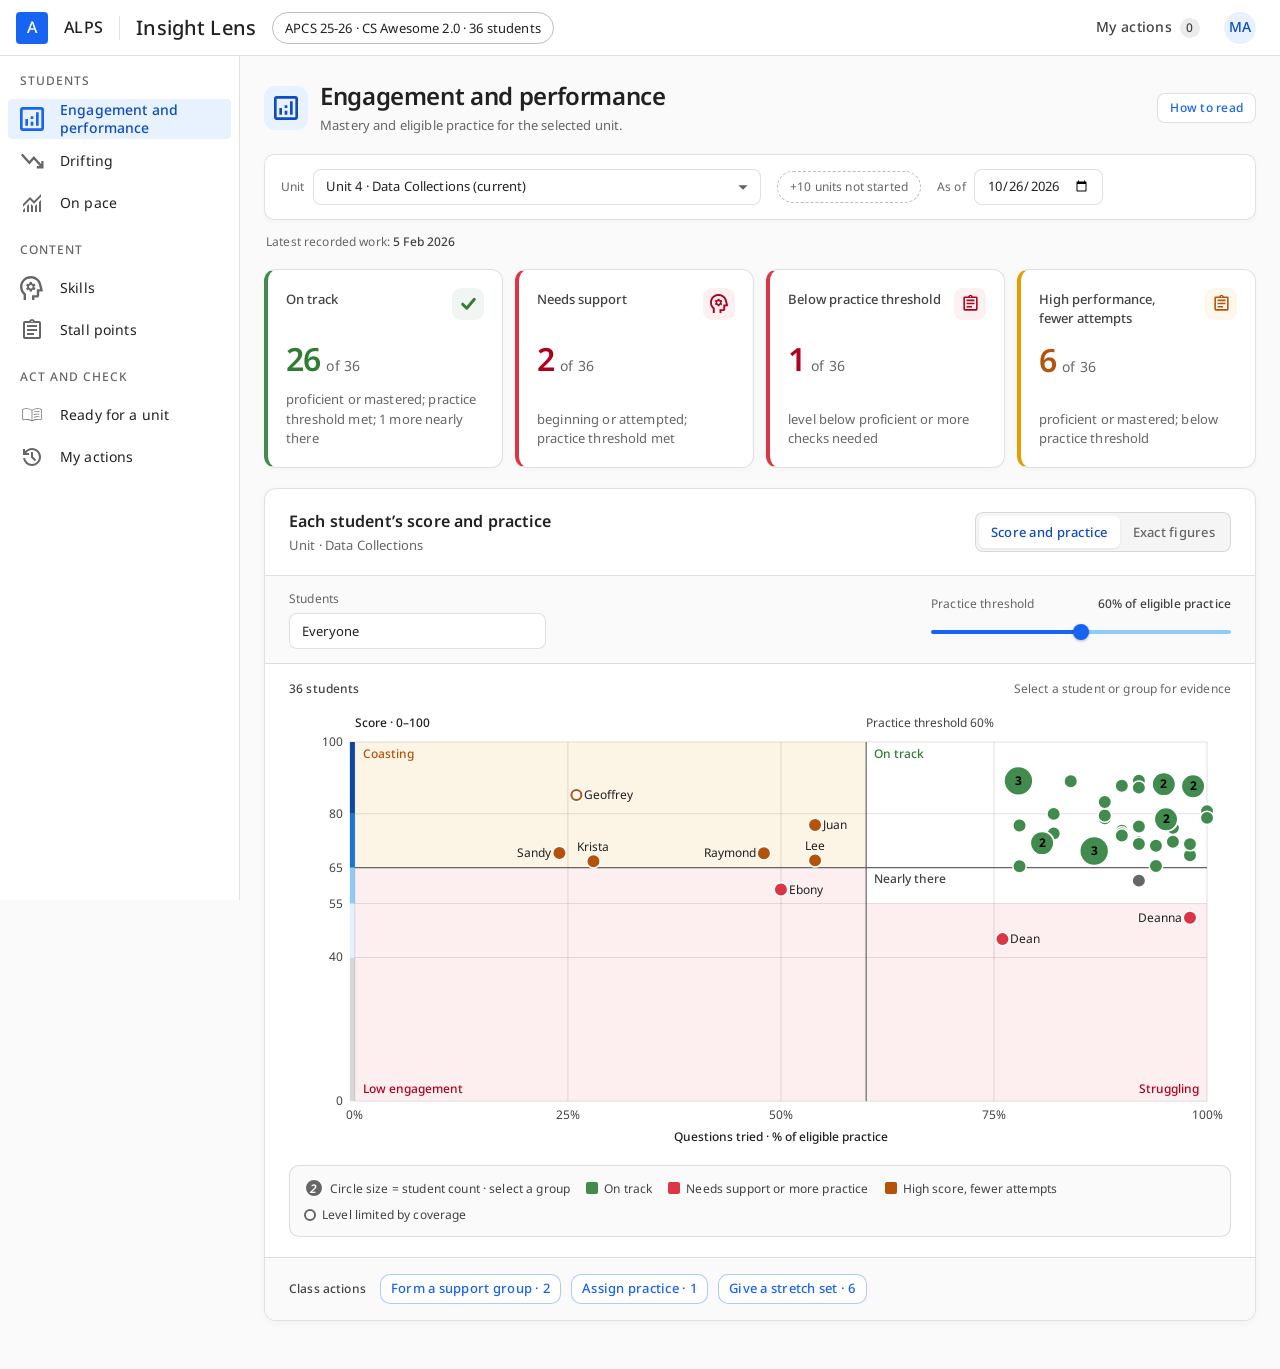
<file: index.html>
<!doctype html>
<html lang="en">
<head>
  <meta charset="utf-8">
  <meta name="viewport" content="width=device-width, initial-scale=1">
  <title>Insight Lens · mock</title>
  <!-- Noto Sans, the typeface of the ALPS app. Without a connection the page falls back to Helvetica or Arial. -->
  <link rel="preconnect" href="https://fonts.googleapis.com">
  <link rel="preconnect" href="https://fonts.gstatic.com" crossorigin>
  <link rel="stylesheet" href="https://fonts.googleapis.com/css2?family=Noto+Sans:wght@400;500;600;700&display=swap">
  <link rel="stylesheet" href="css/alps-theme.css?v=1">
  <link rel="stylesheet" href="css/atlas.css?v=96">
  <link rel="stylesheet" href="css/skills-review.css?v=14">
  <link rel="stylesheet" href="css/ready-actions-review.css?v=6">
  <link rel="stylesheet" href="css/comparison.css?v=4">
  <link rel="stylesheet" href="css/visuals.css?v=31">
</head>
<body class="il-standalone">
  <div class="insight-lens" data-insight-lens></div>

  <script src="data/class.js?v=58"></script>
  <script src="data/example.js?v=58"></script>
  <script src="data/prereqs.js?v=59"></script>
  <script src="js/alps-design-system.js?v=1"></script>
  <script src="js/atlas.js?v=152"></script>
</body>
</html>
</file>
<file: css/alps-theme.css>
/* Generated ALPS bridge. Host tokens are read, never redefined. */
.insight-lens {
  --il-alps-primary:var(--primary-blue,#1864F2);
  --il-alps-primary-dark:var(--primary-blue-dark,#0e4cc0);
  --il-alps-hover:var(--hover-blue,#E8F1FE);
  --il-alps-background:var(--background,#ffffff);
  --il-alps-surface:var(--surface,#fafafa);
  --il-alps-outline:var(--outline,rgb(0, 0, 0, .12));
  --il-alps-primary-outline:var(--primary-blue-80,rgba(24, 100, 242, 0.35));
  --il-alps-correct:var(--green,#408B4D);
  --il-alps-incorrect:var(--red,#DC3545);
  --il-alps-warning:var(--yellow,#E19F01);
  --il-alps-error:var(--error,#B00020);
  --il-alps-brand-accent:var(--accent,#FF9C39);
  --il-alps-level-0:var(--not-started,#D7D7D7);
  --il-alps-level-1:var(--attempted,#E3F2FD);
  --il-alps-level-2:var(--familiar,#90CAF9);
  --il-alps-level-3:var(--proficient,#1876D2);
  --il-alps-level-4:var(--mastered,#0D47A1);
  --il-alps-engagement-0:var(--not-started,#D7D7D7);
  --il-alps-engagement-1:var(--low-engagement,#FFFDE7);
  --il-alps-engagement-2:var(--medium-engagement,#FFF59D);
  --il-alps-engagement-3:var(--high-engagement,#FDD836);
  --il-alps-engagement-4:var(--very-high-engagement,#F9A925);
  --il-item-activecode:#2e7d32;
  --il-item-parsons:#00838f;
  --il-item-parsonsprob:#00838f;
  --il-item-hparsons:#00838f;
  --il-item-dragndrop:#00897b;
  --il-item-mchoice:#1565c0;
  --il-item-fitb:#1565c0;
  --il-item-fillintheblank:#1565c0;
  --il-item-blockly:#1565c0;
  --il-item-quizly:#1565c0;
  --il-item-shortanswer:#c62828;
  --il-item-reading:#e65100;
  --il-item-figure:#f57c00;
  --il-item-flashcard:#7b1fa2;
  --il-item-clickablearea:#5e35b1;
  --il-item-poll:#5e35b1;
  --il-item-video:#d32f2f;
  --il-item-youtube:#d32f2f;
  --il-item-sectionheading:#455a64;
  --il-item-mixed:#546e7a;
  --il-item-slide:#546e7a;
  --il-item-raw:#455a64;
}
</file>
<file: css/atlas.css>
/* Insight Lens mock · styles for the Course Atlas screens, in the theme of the ALPS app (alps-react-app).

   Colour: ALPS's own (src/App.css :root, src/utils/colors.js, src/utils/mui-theme.js). One colour, one meaning:
     blue    primary #1864F2: links, buttons, the page you are on, and the student or row you picked; hover #E8F1FE
     a skill or unit's level is ALPS's performance ramp, pale to dark: Beginning (grey), Attempted, Familiar, Proficient, Mastered; drawn as ALPS
     draws it: a battery of four blocks for one student, a stacked bar (mastered first) for a class; no level yet is hatched (unavailable)
     engagement is ALPS's yellow ramp: low, medium, high, very high
     status: ALPS green #408B4D right or done, yellow #E19F01 needs a look, red #DC3545 wrong or failing; grey recorded but neutral
   Text is ALPS's: #212121 for primary (black at .87), #666666 for secondary (black at .6); lines are black at .12 (#E0E0E0).

   Shape and type are ALPS's MUI theme: Noto Sans at 14px with 500 for emphasis, a 4px corner on surfaces and a 10px corner on
   buttons, no capitals on buttons, the Material elevation shadows, an 8px spacing step. Nothing is under 12px.

   All Lens tokens are private (--il-*). The script (js/atlas.js) asks for colours by its own names (--il-good, --il-bad, --il-watch, --il-accent and so on); the second half
   of .insight-lens answers those names from the host theme, so the script carries no colour of its own. */
.insight-lens{--il-green-line:#C9DECD; --il-then:#E4E4E4;
  color-scheme:light;
  /* Shared ALPS tokens are read through css/alps-theme.css; private text and layout tokens follow. */
  --il-ink:#212121; --il-ink-2:#424242; --il-muted:#666666; --il-line:var(--il-alps-outline); --il-axis:#BDBDBD; --il-surface:var(--il-alps-background); --il-page:var(--il-alps-surface); --il-wash:#FAFAFA;
  --il-blue:var(--il-alps-primary); --il-blue-ink:var(--il-alps-primary-dark); --il-link:var(--il-alps-primary); --il-blue-tint:var(--il-alps-hover); --il-part:#4D8AF5; --il-prog:#90CAF9;
  --il-red:var(--il-alps-incorrect); --il-red-ink:var(--il-alps-error); --il-red-tint:#FCF0F1;
  --il-amber:var(--il-alps-warning); --il-amber-ink:#B45309; --il-amber-tint:#FDF7EC;
  --il-green:var(--il-alps-correct); --il-green-ink:#2E7D32; --il-green-tint:#F1F6F2; --il-grey:#BDBDBD;
  /* ALPS's performance levels (Beginning, Attempted, Familiar, Proficient, Mastered) and its engagement ramp */
  --il-lv-b:var(--il-alps-level-0); --il-lv-a:var(--il-alps-level-1); --il-lv-f:var(--il-alps-level-2); --il-lv-p:var(--il-alps-level-3); --il-lv-m:var(--il-alps-level-4); --il-on-lv:#ffffff;
  --il-eng-0:var(--il-alps-engagement-0); --il-eng-1:var(--il-alps-engagement-1); --il-eng-2:var(--il-alps-engagement-2); --il-eng-3:var(--il-alps-engagement-3); --il-eng-4:var(--il-alps-engagement-4);
  /* a level with no number, as ALPS draws it: unavailable is hatched pale gray in a dashed outline, not attempted is empty in a solid one */
  --il-ua-1:#EEEEEE; --il-ua-2:#F8F8F8; --il-ua-line:#BDBDBD; --il-na-fill:#FAFAFA; --il-na-line:#E0E0E0;
  --il-tr-1:#FBE3E5; --il-tr-2:#F4B9BE; --il-tr-3:#E8848C;   /* a share given up on or skipped, light to dark, up to the red of gave up */
  /* Material UI: shape, elevation, type, and the height of the app bar */
  --il-radius:4px;
  --il-e1:0 2px 1px -1px rgba(0,0,0,.2),0 1px 1px 0 rgba(0,0,0,.14),0 1px 3px 0 rgba(0,0,0,.12);
  --il-e2:0 3px 1px -2px rgba(0,0,0,.2),0 2px 2px 0 rgba(0,0,0,.14),0 1px 5px 0 rgba(0,0,0,.12);
  --il-e4:0 2px 4px -1px rgba(0,0,0,.2),0 4px 5px 0 rgba(0,0,0,.14),0 1px 10px 0 rgba(0,0,0,.12);
  --il-e6:0 3px 5px -1px rgba(0,0,0,.2),0 6px 10px 0 rgba(0,0,0,.14),0 1px 18px 0 rgba(0,0,0,.12);
  --il-e24:0 11px 15px -7px rgba(0,0,0,.2),0 24px 38px 3px rgba(0,0,0,.14),0 9px 46px 8px rgba(0,0,0,.12);
  --il-font:"Noto Sans","Helvetica Neue",Helvetica,Arial,sans-serif;
  --il-bar:56px;
  --il-hover:rgba(0,0,0,.04);
  --il-outline:var(--il-alps-primary-outline);              /* the border of an outlined button: ALPS's primary at .35 (--primary-blue-80) */
  --il-chip:#EBEBEB;                 /* the fill of a neutral chip: black at .08, as ALPS's MUI chips */
  /* the names the screens use, answered from the theme */
  --il-bg:var(--il-alps-surface); --il-surface-2:#F5F5F5; --il-band:var(--il-wash);   /* the page under the cards: Material's gray, a step darker than the fills inside them */
  --il-ink-3:var(--il-muted); --il-rule:var(--il-line);
  /* what you picked, and the student you follow, are in the primary colour, as Material marks a selection */
  --il-accent:var(--il-blue); --il-accent-ink:#ffffff; --il-accent-soft:var(--il-alps-hover);
  /* status colours carry their usual meaning: green is right or done, amber needs a look, red is wrong or stuck */
  --il-good:var(--il-green); --il-good-ink:var(--il-green-ink); --il-bg-good:var(--il-green-tint);
  --il-bad:var(--il-red); --il-bad-ink:var(--il-red-ink); --il-bg-bad:var(--il-red-tint);
  --il-watch:var(--il-amber); --il-watch-ink:var(--il-amber-ink); --il-bg-watch:var(--il-amber-tint);
  --il-neutral:var(--il-grey); --il-neutral-ink:var(--il-muted);
  --il-gone:var(--il-green); --il-gone-ink:var(--il-green-ink); --il-bg-gone:var(--il-green-tint);
  --il-m-mas:var(--il-alps-level-4); --il-m-dev:var(--il-part); --il-on-mas:#ffffff;
  --il-hatch:#BDBDBD;
  --il-track:#EEEEEE;               /* the empty part of a ring */
  --il-c0:#F5F5F5; --il-c1:#FFF59D; --il-c2:#FDD836; --il-c3:#F9A925; --il-c4:#E19F01;
  /* an answer's outcome, in ALPS's status colours: right (green, and paler when it took retries), skipped (yellow), wrong (red) */
  --il-ok-fill:#8CB994;
  --il-on-ny:#ffffff;
  --il-st-gu:var(--il-red); --il-st-sk:var(--il-amber); --il-st-rt:#C6DCCA;
  --il-sk-2:#F4DDA6; --il-f9-a:#BDBDBD; --il-m-bad:#F2B8BD; --il-m-watch:#F4D48A; --il-m-bad2:#FBE6E8; --il-m-watch2:#FCF1D6; --il-m-good:#D9E8DB;   /* pale amber below the often-skipped line; the funnel's steps; the course map's tiles */
  --il-ct0:#212121; --il-ct1:#212121; --il-ct2:#212121; --il-ct3:#212121; --il-ct4:#212121;
  --il-f1:#E3F2FD; --il-f2:#90CAF9; --il-f3:#4D8AF5; --il-f4:#1876D2; --il-f5:#0D47A1;
  --il-ft1:#212121; --il-ft2:#212121; --il-ft3:#212121; --il-ft4:#ffffff; --il-ft5:#ffffff;
}

/* ---------- base ---------- */
.insight-lens *{box-sizing:border-box}
.insight-lens [hidden]{display:none!important}
body.il-standalone{margin:0}
.insight-lens{background:var(--il-bg);color:var(--il-ink);font:400 14px/1.43 var(--il-font);letter-spacing:.01em;-webkit-font-smoothing:antialiased}
.insight-lens button,.insight-lens select,.insight-lens input,.insight-lens textarea{font:inherit;color:inherit;letter-spacing:inherit}
.insight-lens button:disabled{cursor:default}
.insight-lens b,.insight-lens strong{font-weight:500}
.insight-lens h1,.insight-lens h2,.insight-lens h3,.insight-lens h4{margin:0;font-weight:500;text-wrap:balance}
.insight-lens :focus-visible{outline:2px solid var(--il-blue);outline-offset:2px;border-radius:4px}
.insight-lens .sr{position:absolute;width:1px;height:1px;overflow:hidden;clip:rect(0 0 0 0);clip-path:inset(50%);white-space:nowrap}
.insight-lens .eyebrow{margin:0;font-size:12px;font-weight:500;letter-spacing:.08em;text-transform:uppercase;color:var(--il-ink-3)}
.insight-lens .hint{margin:0;font-size:13px;color:var(--il-ink-3)}
.insight-lens .none{margin:0;font-size:13px;color:var(--il-ink-3)}

/* ---------- app bar ---------- */
.insight-lens .topbar{position:sticky;top:0;z-index:var(--il-z-appbar,1100);display:flex;align-items:center;gap:16px;height:var(--il-bar);padding:0 24px 0 16px;background:var(--il-surface);border-bottom:1px solid var(--il-rule);min-width:0}
.insight-lens .logo{width:32px;height:32px;border-radius:4px;background:var(--il-blue);color:#ffffff;font-size:16px;font-weight:500;display:grid;place-items:center;flex:none}
.insight-lens .brand{font-size:16px;font-weight:500;letter-spacing:.02em}
.insight-lens .product{padding-left:16px;border-left:1px solid var(--il-rule);font-size:20px;font-weight:500;line-height:1.2;letter-spacing:.0075em;white-space:nowrap}
.insight-lens .classname{height:32px;line-height:30px;padding:0 12px;border:1px solid var(--il-axis);border-radius:16px;font-size:13px;white-space:nowrap;overflow:hidden;text-overflow:ellipsis;min-width:0}
.insight-lens .spacer{flex:1}
.insight-lens .demo-date{display:inline-flex;align-items:center;gap:6px;height:24px;padding:0 8px 0 10px;border:0;border-radius:12px;background:var(--il-chip);color:var(--il-ink-2);font:inherit;font-size:13px;white-space:nowrap;cursor:pointer}
.insight-lens .demo-date:hover{background:var(--il-hover)}
.insight-lens .demo-date .ic{width:10px;height:10px}
.insight-lens .logchip{display:inline-flex;align-items:center;gap:8px;height:36px;padding:0 8px 0 12px;border:0;border-radius:4px;background:transparent;color:var(--il-ink-2);font-size:14px;font-weight:500;letter-spacing:.02em;white-space:nowrap;cursor:pointer;transition:background-color .15s}
.insight-lens .logchip:hover{background:var(--il-hover)}
.insight-lens .logchip b{min-width:20px;height:20px;line-height:20px;padding:0 6px;border-radius:10px;background:var(--il-chip);color:var(--il-ink-2);font-size:12px;text-align:center}
.insight-lens .logchip.has b{background:var(--il-blue);color:#ffffff}
.insight-lens .avatar{width:32px;height:32px;border-radius:50%;background:var(--il-blue-tint);color:var(--il-blue-ink);font-size:14px;font-weight:500;display:grid;place-items:center;flex:none}

/* ---------- drawer: the pages down the left ---------- */
.insight-lens .shell{display:grid;grid-template-columns:240px minmax(0,1fr);align-items:start}
.insight-lens .rail{position:sticky;top:var(--il-bar);height:calc(100vh - var(--il-bar));overflow-y:auto;overscroll-behavior:contain;display:flex;flex-direction:column;gap:2px;padding:8px;background:var(--il-surface);border-right:1px solid var(--il-rule)}
.insight-lens .rg{display:flex;justify-content:space-between;align-items:center;gap:8px;margin:0;padding:16px 12px 8px;font-size:12px;font-weight:500;letter-spacing:.08em;text-transform:uppercase;color:var(--il-ink-3)}
.insight-lens .rg:first-child{padding-top:8px}
.insight-lens .rail button{display:grid;grid-template-columns:24px minmax(0,1fr) auto;column-gap:16px;align-items:center;min-height:40px;padding:0 12px;border:0;border-radius:4px;background:transparent;color:var(--il-ink);font-size:14px;text-align:left;cursor:pointer;transition:background-color .15s}
.insight-lens .rail button:hover{background:var(--il-hover)}
.insight-lens .rail button[aria-current="page"]{background:var(--il-blue-tint);color:var(--il-blue-ink);font-weight:500}
.insight-lens .glyph{color:var(--il-ink-3)}
.insight-lens .rail button[aria-current="page"] .glyph{color:var(--il-blue)}
.insight-lens .rq{line-height:1.3}
/* the rail carries no numbers: the order of the pages is their priority (PRI in js/atlas.js), and a first-time teacher read the numbers as counts */

/* ---------- the page: one sheet of paper, answer first ---------- */
.insight-lens .page{display:grid;gap:16px;padding:24px 24px 48px;min-width:0}
.insight-lens .view{min-width:0;scroll-margin-top:calc(var(--il-bar) + 16px)}
/* Material: each chart and what goes with it is a raised card on the gray page; a section with several charts is one card */
.insight-lens .mcard{min-width:0;margin:0 0 16px;padding:20px 24px 24px;border-radius:var(--il-radius);background:var(--il-surface);box-shadow:var(--il-e1)}
.insight-lens .mcard:last-child{margin-bottom:0}
.insight-lens .mcard>details.fold{margin:0;padding:0;border-top:0}
.insight-lens .mcard>.detail.lead:first-child,.insight-lens .mcard>.detail:first-child{margin-top:0;padding-top:0;border-top:0}
.insight-lens .view>.vhead>.q,.insight-lens .view>.prof>.phead .pname{font-size:20px;font-weight:500;line-height:1.4;letter-spacing:.0075em;color:var(--il-ink)}
.insight-lens .view:focus{outline:none}
/* All views share readable measures and rows. */
.insight-lens .review-view .evidence-context{margin:0 0 16px;color:var(--il-ink-3);font-size:13px;line-height:1.6}
.insight-lens .review-view .evidence-context strong{font-weight:500;color:var(--il-ink-2)}
.insight-lens .review-view .measure-note,.insight-lens .review-view .evidence-note{font-size:13px;line-height:1.6;color:var(--il-ink-2);margin:10px 0 16px}
.insight-lens .review-view .measure-note strong{font-weight:600;color:var(--il-ink)}
.insight-lens .review-view .icard.interactive{border-top:0;border-right:0;border-bottom:0;cursor:pointer;text-align:left;font:inherit;transition:background .15s,box-shadow .15s}
.insight-lens .review-view .icard.interactive:hover{background:var(--il-blue-tint)}
.insight-lens .review-view .icard.interactive[aria-pressed="true"]{outline:2px solid var(--il-blue);outline-offset:2px}
.insight-lens .review-view .icv.num{font-size:24px}
.insight-lens .review-view .table-scroll{overflow:auto;max-width:100%;margin:12px 0}
.insight-lens .review-view .metric-table{border-collapse:collapse;width:100%;font-size:14px;font-variant-numeric:tabular-nums}
.insight-lens .review-view .metric-table caption{text-align:left;padding:8px 0 12px;color:var(--il-ink-3);font-size:13px}
.insight-lens .review-view .metric-table th,.insight-lens .review-view .metric-table td{padding:12px 10px;border-bottom:1px solid var(--il-line);vertical-align:top;text-align:left}
.insight-lens .review-view .metric-table th{font-size:13px;color:var(--il-ink-2);font-weight:500}
.insight-lens .review-view .metric-table thead th{background:var(--il-surface-2)}
.insight-lens .review-view .metric-table tbody tr.on{background:var(--il-blue-tint)}
.insight-lens .review-view .metric-table small{display:block;font-size:12px;color:var(--il-ink-3);margin-top:5px;line-height:1.5}
.insight-lens .review-view .metric-track{display:block;min-width:64px;height:7px;margin:7px 0;background:var(--il-surface-2);border-radius:4px;overflow:hidden}
.insight-lens .review-view .metric-track>span{display:block;height:100%;background:var(--il-lv-p);border-radius:4px}
.insight-lens .review-view .metric-track.bad>span{background:var(--il-bad)}
.insight-lens .review-view .metric-track.watch>span{background:var(--il-watch)}
.insight-lens .review-view .student-actions{display:flex;align-items:center;gap:10px;flex-wrap:wrap}
.insight-lens .review-view .status-filters{display:flex;align-items:center;gap:8px;flex-wrap:wrap;margin:12px 0}
.insight-lens .review-view .status-filters button{border:1px solid var(--il-line);border-radius:16px;background:var(--il-surface);padding:6px 12px;cursor:pointer;font-size:13px}
.insight-lens .review-view .status-filters button[aria-pressed="true"]{border-color:var(--il-blue);color:var(--il-blue-ink);background:var(--il-blue-tint)}
.insight-lens .review-view .eng-skill-links{display:flex;flex-wrap:wrap;gap:8px 16px;margin:12px 0}
.insight-lens .review-view .eng-evidence-btn{display:block;margin-top:6px;text-align:left}
.insight-lens .review-view .eng-student-table .evidence-note{display:block;font-size:12px;line-height:1.5;margin:4px 0 0;color:var(--il-ink-3)}
.insight-lens .review-view .eng-student-table .nm{border:0;background:transparent;border-radius:0;padding:3px 0;font-size:14px;text-align:left}
.insight-lens .review-view .eng-student-table .pin{border:0;padding:3px 5px;min-height:24px;font-size:12px}
.insight-lens .review-view .eng-student-table .student-actions{gap:6px}
.insight-lens .review-view .eng-student-table tr.selected{background:var(--il-blue-tint)}
.insight-lens .review-view .icard .ics{-webkit-line-clamp:unset;display:block;overflow:visible}
.insight-lens .review-view .pin[aria-pressed="true"]{background:var(--il-blue-tint);border-color:var(--il-blue);color:var(--il-blue-ink)}
.insight-lens .review-view .chart-detail{margin:14px 0;padding:16px;border-left:3px solid var(--il-blue);background:var(--il-blue-tint)}
.insight-lens .review-view .profile-units td:first-child{min-width:180px}
.insight-lens .review-view .profile-history .viz{min-width:0}
.insight-lens .review-view .profile-sidework{margin:16px 0 0}
.insight-lens .review-view .profile-sidework p{margin:8px 0;font-size:13px;line-height:1.6}
.insight-lens .review-view .stall-layout{display:grid;grid-template-columns:minmax(0,1.2fr) minmax(280px,.8fr);gap:28px}
.insight-lens .review-view .stall-question{min-width:180px}
.insight-lens .review-view .stall-question button{white-space:normal;text-align:left;line-height:1.5}
.insight-lens .review-view .stall-detail{padding-left:24px;border-left:1px solid var(--il-line)}
.insight-lens .review-view .outcome-track{display:flex;width:100%;height:9px;overflow:hidden;border-radius:3px;background:var(--il-surface-2);margin:8px 0}
.insight-lens .review-view .outcome-track i{height:100%;display:block}
.insight-lens .review-view .stall-outline details{padding:12px 0 12px 14px;border-bottom:1px solid var(--il-line)}
.insight-lens .review-view .stall-outline summary{cursor:pointer;line-height:1.6}
.insight-lens .review-view .stall-outline .outline-metric{font-size:13px;color:var(--il-ink-3);margin-left:12px}
.insight-lens .review-thread{display:grid;grid-template-columns:120px minmax(0,1fr) auto;gap:12px 20px}
.insight-lens .review-thread .follow-summary{display:grid;grid-template-columns:repeat(4,minmax(0,1fr));gap:12px}
.insight-lens .review-thread .follow-summary button{padding:4px 10px;text-align:left;background:transparent;border:0;border-left:1px solid var(--il-line);cursor:pointer;min-width:0}
.insight-lens .review-thread .follow-summary span,.insight-lens .review-thread .follow-summary small{display:block;font-size:12px;color:var(--il-ink-3);line-height:1.5}
.insight-lens .review-thread .follow-summary b{display:block;font-size:14px;margin:4px 0}
.insight-lens .review-thread .follow-concerns{grid-column:1/-1;border-top:1px solid var(--il-line);padding-top:8px;font-size:13px}
.insight-lens .review-thread .follow-concerns summary{cursor:pointer;color:var(--il-blue-ink)}
.insight-lens .review-thread .follow-concerns .lnk{display:block;text-align:left;margin:8px 0;white-space:normal}
@media(max-width:1100px){.insight-lens .review-view .stall-layout{grid-template-columns:minmax(0,1fr)}.insight-lens .review-view .stall-detail{border-left:0;padding-left:0;border-top:1px solid var(--il-line);padding-top:20px}.insight-lens .review-thread{grid-template-columns:1fr auto}.insight-lens .review-thread .follow-summary{grid-column:1/-1;grid-row:2}.insight-lens .review-thread .th-act{grid-column:2;grid-row:1}}
@media(max-width:700px){
  .insight-lens .review-view .icards{grid-template-columns:repeat(2,minmax(0,1fr));gap:10px}
  .insight-lens .review-view .icard{padding:12px;box-shadow:none;border:1px solid var(--il-line);border-left-width:3px}
  .insight-lens .review-view .icv.num{font-size:22px}.insight-lens .review-view .icl{font-size:12px;letter-spacing:.01em}.insight-lens .review-view .ics{font-size:12px}
  .insight-lens .review-view .vctl{justify-content:flex-start;margin-left:0;gap:10px;flex:1 1 100%}
  .insight-lens .review-view .vctl .sel{max-width:100%;flex-wrap:wrap}.insight-lens .review-view .vctl select{max-width:100%}
  .insight-lens .review-view .eng-student-table,.insight-lens .review-view .responsive-table,.insight-lens .review-view .profile-units{display:block;width:100%;min-width:0}
  .insight-lens .review-view .eng-student-table thead,.insight-lens .review-view .responsive-table thead,.insight-lens .review-view .profile-units thead{display:none}
  .insight-lens .review-view .eng-student-table tbody,.insight-lens .review-view .responsive-table tbody,.insight-lens .review-view .profile-units tbody{display:block}
  .insight-lens .review-view .eng-student-table tr,.insight-lens .review-view .responsive-table tr,.insight-lens .review-view .profile-units tr{display:block;border-bottom:1px solid var(--il-line);padding:12px 0}
  .insight-lens .review-view .eng-student-table td,.insight-lens .review-view .responsive-table td,.insight-lens .review-view .profile-units td{display:block;border:0;padding:5px 0;min-width:0}
  .insight-lens .review-view .eng-student-table tbody th{display:block;width:100%;padding:5px 0 10px;border:0}
  .insight-lens .review-view .eng-student-table tbody tr{display:grid;grid-template-columns:repeat(2,minmax(0,1fr));gap:6px 12px}
  .insight-lens .review-view .eng-student-table tbody th,.insight-lens .review-view .eng-student-table td:last-child{grid-column:1/-1}
  .insight-lens .review-view .eng-student-table td[data-label]::before,.insight-lens .review-view .responsive-table td[data-label]::before,.insight-lens .review-view .profile-units td[data-label]::before{content:attr(data-label);display:block;font-size:12px;color:var(--il-ink-3);margin:0 0 3px}
  .insight-lens .review-view .eng-student-table .metric-track,.insight-lens .review-view .profile-units .metric-track{max-width:100%}
  .insight-lens .review-view .table-scroll:has(.eng-student-table),.insight-lens .review-view .table-scroll:has(.responsive-table),.insight-lens .review-view .table-scroll:has(.profile-units){overflow:visible}
  .insight-lens .review-view .stall-layout{gap:18px}.insight-lens .review-view .stall-question{min-width:0}
  .insight-lens .review-view .stall-outline details{padding-left:8px}.insight-lens .review-view .stall-outline .outline-metric{display:block;margin-left:0}
  .insight-lens .review-thread{grid-template-columns:1fr}.insight-lens .review-thread .th-act{grid-column:1;grid-row:2;margin-left:0}.insight-lens .review-thread .follow-summary{grid-row:3;grid-template-columns:repeat(2,minmax(0,1fr))}
}
.insight-lens #log{scroll-margin-top:calc(var(--il-bar) + 16px)}
.insight-lens .vhead{display:flex;flex-wrap:wrap;align-items:center;justify-content:space-between;gap:8px 16px;margin-bottom:6px}
.insight-lens .vhead>.q{flex:1 1 380px;min-width:0}
.insight-lens .view>.vhead>.q{flex:1 0 auto;max-width:100%}
.insight-lens .view>.vhead{margin-bottom:16px}
/* a page's filters, on the right of its title; the cards come after the row */
.insight-lens .vctl{display:flex;flex-wrap:wrap;align-items:center;justify-content:flex-end;gap:8px 16px;min-width:0;max-width:100%;margin-left:auto}
.insight-lens .phead>.vctl{align-self:center}
.insight-lens .cthd{display:flex;flex-wrap:wrap;align-items:center;justify-content:space-between;gap:8px 16px;min-height:36px;margin:0 0 12px}
.insight-lens .cthd>.ctt{margin:0}
.insight-lens .cthd>.ctt .pill{margin-left:8px;vertical-align:1px}
.insight-lens .cthd .sel select{max-width:240px}
/* a card that folds: the chevron and the name are one button */
.insight-lens .mcard.pv{scroll-margin-top:calc(var(--il-bar) + 12px)}
.insight-lens .mcard.pv.shut>.cthd{margin:0}
.insight-lens .pvt{display:inline-flex;align-items:center;gap:10px;margin:-6px -12px;padding:6px 12px;border:0;border-radius:4px;background:none;color:inherit;font:inherit;letter-spacing:inherit;text-align:left;cursor:pointer;transition:background-color .15s}
.insight-lens .pvt:hover{background:var(--il-hover)}
.insight-lens .pvt .chev{width:12px;height:12px;flex:none;color:var(--il-ink-2);transition:transform .15s}
.insight-lens .pvt[aria-expanded="true"] .chev{transform:rotate(90deg)}
.insight-lens .q{margin:0;font-size:14px;font-weight:400;color:var(--il-ink-3)}
.insight-lens .answer{margin:4px 0 20px;font-size:20px;font-weight:500;line-height:1.4;letter-spacing:.0075em;max-width:84ch}
/* a page's answer as cards: what it is, the answer, and what it means; a count takes its status colour, a name's card takes it on its edge */
.insight-lens .icards{display:grid;grid-template-columns:repeat(4,minmax(0,1fr));gap:16px;margin:0 0 20px}   /* four to a row on every page, so a card is one size everywhere */
.insight-lens .icard{min-width:0;padding:14px 16px 16px;border-left:4px solid var(--il-axis);border-radius:4px;background:var(--il-surface);box-shadow:var(--il-e1)}
.insight-lens .icard.bad{border-left-color:var(--il-bad)}.insight-lens .icard.watch{border-left-color:var(--il-watch)}.insight-lens .icard.good{border-left-color:var(--il-good)}
.insight-lens .icl{margin:0 0 8px;font-size:12px;font-weight:500;letter-spacing:.06em;text-transform:uppercase;color:var(--il-ink-3)}
.insight-lens .icv{display:flex;align-items:flex-start;gap:8px;margin:0;font-size:16px;font-weight:500;line-height:1.35;color:var(--il-ink)}
.insight-lens .icv .ni{flex:none;width:16px;height:16px;margin:2px 0 0}   /* hung beside the name, so a second line lines up with the first */
.insight-lens .icn{display:-webkit-box;-webkit-box-orient:vertical;-webkit-line-clamp:2;overflow:hidden}
.insight-lens .icv .tg{margin-left:6px;font-size:13px;font-weight:400;color:var(--il-ink-3)}
.insight-lens .icv.num{display:block;font-size:26px;line-height:1.15;font-variant-numeric:tabular-nums}
.insight-lens .ics{display:-webkit-box;-webkit-box-orient:vertical;-webkit-line-clamp:2;overflow:hidden;margin:6px 0 0;font-size:13px;line-height:1.4;color:var(--il-ink-2)}
.insight-lens .ics b{font-weight:600;color:var(--il-ink)}
.insight-lens .icard.bad .icv.num,.insight-lens .icard.bad .ics b{color:var(--il-bad-ink)}.insight-lens .icard.watch .icv.num,.insight-lens .icard.watch .ics b{color:var(--il-watch-ink)}.insight-lens .icard.good .icv.num,.insight-lens .icard.good .ics b{color:var(--il-good-ink)}
.insight-lens details.how{font-size:14px;color:var(--il-ink-2);max-width:60ch}
.insight-lens .vhead details.how{margin:0}
.insight-lens details.how summary{display:inline-flex;align-items:center;height:30px;padding:0 8px;border-radius:4px;color:var(--il-link);font-size:13px;font-weight:500;letter-spacing:.02em;list-style:none;cursor:pointer;transition:background-color .15s}
.insight-lens details.how summary::-webkit-details-marker{display:none}
.insight-lens details.how summary:hover{background:var(--il-blue-tint)}
.insight-lens .vhead details.how[open]{flex-basis:100%;max-width:92ch;margin:4px 0 8px;text-align:left}
.insight-lens details.how[open]{background:var(--il-page);border-radius:4px;padding:4px 16px 12px 8px}
.insight-lens details.how p{margin:4px 0 0 8px;line-height:1.57}

/* ---------- buttons: contained, outlined, text ---------- */
.insight-lens .btn{display:inline-flex;align-items:center;justify-content:center;gap:6px;min-height:36px;padding:0 16px;border:1px solid var(--il-outline);border-radius:10px;background:transparent;color:var(--il-link);font-size:14px;font-weight:500;line-height:1.2;letter-spacing:.02em;white-space:nowrap;cursor:pointer;transition:background-color .15s,border-color .15s,box-shadow .15s}
.insight-lens .btn:hover{background:var(--il-blue-tint);border-color:var(--il-blue)}
.insight-lens .btn.small{min-height:30px;padding:0 10px;font-size:13px}
.insight-lens .btn.primary{border-color:transparent;background:var(--il-blue);color:#ffffff;box-shadow:var(--il-e2)}
.insight-lens .btn.primary:hover{border-color:transparent;background:var(--il-link);box-shadow:var(--il-e4)}
.insight-lens .btn.ghost{border-color:transparent;color:var(--il-ink-2)}
.insight-lens .btn.ghost:hover{border-color:transparent;background:var(--il-hover)}
.insight-lens .btn.done,.insight-lens .btn.done:hover{border-color:#a5d6a7;background:var(--il-bg-good);color:var(--il-good-ink)}
.insight-lens .btn.on,.insight-lens .btn.on:hover{border-color:transparent;background:var(--il-blue-ink);color:#ffffff}
.insight-lens .btn:disabled,.insight-lens .btn[disabled]{border-color:var(--il-rule);background:transparent;color:#9aa0a6;box-shadow:none;cursor:default}
.insight-lens .btn.primary:disabled,.insight-lens .btn.primary[disabled]{border-color:transparent;background:var(--il-chip)}
.insight-lens .btn .ic{width:14px;height:14px}
.insight-lens .ic{width:12px;height:12px;flex:none;vertical-align:-1px}
.insight-lens .ic.up{color:var(--il-good-ink)} .insight-lens .ic.down{color:var(--il-bad-ink)} .insight-lens .ic.sad{color:var(--il-watch-ink)}
.insight-lens .lnk{border:0;background:none;padding:0;color:var(--il-link);font-size:13px;font-weight:500;letter-spacing:.02em;text-align:left;cursor:pointer}
.insight-lens .lnk:hover{text-decoration:underline}
/* an icon button: the cross that removes or closes */
.insight-lens .x{display:inline-grid;place-items:center;width:28px;height:28px;border:0;border-radius:50%;background:none;color:var(--il-ink-3);cursor:pointer;transition:background-color .15s}
.insight-lens .x:hover{background:var(--il-hover);color:var(--il-ink)}
.insight-lens .x.sm{width:22px;height:22px}
.insight-lens .dhead .shut{margin-left:auto}

/* ---------- inputs: toggle group, select, slider, checkbox ---------- */
.insight-lens .controls{display:flex;flex-wrap:wrap;align-items:center;gap:12px 24px;margin:0 0 16px}
.insight-lens .seg{display:inline-flex;flex-wrap:wrap;row-gap:4px}
.insight-lens .seg button{display:inline-flex;align-items:center;gap:6px;min-height:32px;margin-left:-1px;padding:0 12px;border:1px solid var(--il-axis);border-radius:0;background:var(--il-surface);color:var(--il-ink-2);font-size:13px;font-weight:500;letter-spacing:.02em;cursor:pointer;transition:background-color .15s}
.insight-lens .seg button:first-child{margin-left:0;border-radius:4px 0 0 4px}
.insight-lens .seg button:last-child{border-radius:0 4px 4px 0}
.insight-lens .seg button:only-child{border-radius:4px}
.insight-lens .seg button:hover{background:var(--il-page)}
.insight-lens .seg button[aria-pressed="true"]{position:relative;z-index:1;border-color:var(--il-outline);background:var(--il-blue-tint);color:var(--il-blue-ink)}
.insight-lens .sel{display:inline-flex;flex-wrap:wrap;align-items:center;gap:8px;max-width:100%;font-size:14px;color:var(--il-ink-3)}
.insight-lens .sel select{max-width:100%;height:36px;padding:0 32px 0 12px;border:1px solid var(--il-axis);border-radius:4px;background:var(--il-surface) url("data:image/svg+xml,%3Csvg xmlns='http://www.w3.org/2000/svg' viewBox='0 0 24 24'%3E%3Cpath d='M7 10l5 5 5-5z' fill='%235f636a'/%3E%3C/svg%3E") no-repeat right 6px center/22px;color:var(--il-ink);font-size:14px;-webkit-appearance:none;appearance:none;cursor:pointer}
.insight-lens .sel select:hover{border-color:var(--il-ink)}
.insight-lens .sel input[type=date]{height:36px;padding:0 12px;border:1px solid var(--il-axis);border-radius:4px;background:var(--il-surface);color:var(--il-ink);font-size:14px;font-family:inherit}
.insight-lens .sel input[type=date]:hover{border-color:var(--il-ink)}
.insight-lens .sel select:focus-visible,.insight-lens .sel input[type=date]:focus-visible{outline:0;border-color:var(--il-blue);box-shadow:inset 0 0 0 1px var(--il-blue)}
.insight-lens .pace-skills{display:grid;grid-template-columns:repeat(auto-fit,minmax(240px,1fr));gap:16px 32px}
.insight-lens .pace-skills h3{font-size:14px;font-weight:500;margin:16px 0 8px}
.insight-lens .pace-skills ul{list-style:none;padding-left:0;margin:0 0 16px;font-size:14px;color:var(--il-ink-2);line-height:1.6}   /* each skill's icon is its mark */
/* the slider: a 4px track, filled in the primary colour up to the thumb (the script keeps --p at the thumb's position) */
.insight-lens .rng{display:grid;grid-template-columns:auto auto;align-items:center;gap:0 12px;font-size:14px;color:var(--il-ink-3)}
.insight-lens .rng output{font-size:14px;font-weight:500;color:var(--il-ink);text-align:right;font-variant-numeric:tabular-nums}
.insight-lens .rng input{grid-column:1 / -1;width:200px;height:24px;margin:0;background:transparent;-webkit-appearance:none;appearance:none;cursor:pointer}
.insight-lens .rng input::-webkit-slider-runnable-track{height:4px;border-radius:2px;background:linear-gradient(to right,var(--il-blue) var(--il-p,50%),var(--il-prog) var(--il-p,50%))}
.insight-lens .rng input::-webkit-slider-thumb{-webkit-appearance:none;width:16px;height:16px;margin-top:-6px;border-radius:50%;background:var(--il-blue);box-shadow:0 1px 3px rgba(0,0,0,.3);transition:box-shadow .15s}
.insight-lens .rng input:hover::-webkit-slider-thumb,.insight-lens .rng input:focus-visible::-webkit-slider-thumb{box-shadow:0 0 0 8px rgba(24,100,242,.16)}
.insight-lens .rng input::-moz-range-track{height:4px;border-radius:2px;background:var(--il-prog)}
.insight-lens .rng input::-moz-range-progress{height:4px;border-radius:2px;background:var(--il-blue)}
.insight-lens .rng input::-moz-range-thumb{width:16px;height:16px;border:0;border-radius:50%;background:var(--il-blue)}
.insight-lens .rng input:focus-visible{outline:0}
.insight-lens .chk{display:inline-flex;align-items:center;gap:8px;font-size:14px;color:var(--il-ink);cursor:pointer}
.insight-lens .chk input{display:inline-grid;place-content:center;width:18px;height:18px;margin:0;border:2px solid var(--il-muted);border-radius:2px;background:var(--il-surface);-webkit-appearance:none;appearance:none;flex:none;cursor:pointer;transition:background-color .15s,border-color .15s}
.insight-lens .chk input:checked{border-color:var(--il-blue);background:var(--il-blue)}
.insight-lens .chk input:checked::after{content:"";width:10px;height:5px;border-left:2px solid #ffffff;border-bottom:2px solid #ffffff;transform:translateY(-1px) rotate(-45deg)}

/* ---------- legends ---------- */
.insight-lens .legend{display:flex;flex-wrap:wrap;gap:8px 16px;margin:0 0 12px;font-size:13px;color:var(--il-ink-2)}
.insight-lens .legend span{display:inline-flex;align-items:center;gap:6px}
.insight-lens .legend:has(+.legend){margin-bottom:6px}
.insight-lens .sw{display:inline-block;width:12px;height:12px;border-radius:2px;flex:none}
.insight-lens .ln{display:inline-block;width:16px;height:3px;border-radius:2px;margin-right:2px}
.insight-lens .sw.lv{box-shadow:inset 0 0 0 1px var(--il-line)}
.insight-lens .sw.ua{background:repeating-linear-gradient(45deg,var(--il-ua-1) 0 3px,var(--il-ua-2) 3px 6px);outline:1px dashed var(--il-ua-line);outline-offset:-1px}
.insight-lens .sw.na{background:var(--il-na-fill);box-shadow:inset 0 0 0 1px var(--il-na-line)}
.insight-lens .sw.hatch{background:repeating-linear-gradient(-45deg,var(--il-hatch) 0 1.5px,var(--il-surface-2) 1.5px 4.5px)}
.insight-lens .legend{align-items:center}
.insight-lens .legend .lt{font-size:12px;font-weight:500;color:var(--il-ink-3)}
.insight-lens .legend .lt:not(:first-child){margin-left:8px}
/* the grid's key: one line to the right of its controls */


/* ---------- chips ---------- */
/* a status: a small filled chip, tinted by what it says */
.insight-lens .pill{display:inline-block;height:24px;line-height:24px;padding:0 10px;border-radius:12px;background:var(--il-chip);color:var(--il-ink-2);font-size:13px;font-weight:500;white-space:nowrap}
.insight-lens .pill.bad{background:var(--il-bg-bad);color:var(--il-bad-ink)} .insight-lens .pill.good{background:var(--il-bg-good);color:var(--il-good-ink)}
.insight-lens .pill.watch{background:var(--il-bg-watch);color:var(--il-watch-ink)} .insight-lens .pill.gone{background:var(--il-bg-gone);color:var(--il-gone-ink)}
.insight-lens .sg{display:inline-block;height:24px;line-height:24px;padding:0 10px;border-radius:12px;background:var(--il-chip);color:var(--il-ink-2);font-size:13px;white-space:nowrap}
.insight-lens .sg.bad{background:var(--il-bg-bad);color:var(--il-bad-ink)}
/* a student: an outlined chip you can click to follow them; filled once you do */
.insight-lens .nm{display:inline-flex;align-items:center;height:24px;padding:0 10px;border:1px solid var(--il-axis);border-radius:12px;background:var(--il-surface);color:var(--il-ink);font-size:13px;cursor:pointer;transition:background-color .15s}
.insight-lens .nm:hover{background:var(--il-page)}
.insight-lens .nm.on,.insight-lens .nm.on:hover{border-color:var(--il-blue);background:var(--il-blue);color:#ffffff}
.insight-lens .who5{display:inline-flex;align-items:center;gap:2px;height:28px;padding:0 4px 0 2px;border:1px solid var(--il-axis);border-radius:14px;background:var(--il-surface);font-size:13px}
.insight-lens .who5 .nm{height:22px;padding:0 6px;border:0;background:none}
.insight-lens .who5 .nm.on{background:var(--il-blue)}
.insight-lens .who5 .why{padding-right:4px;color:var(--il-ink-3)}
.insight-lens .who5.out .nm{text-decoration:line-through;color:var(--il-ink-3)}
/* a page that flags a student: its priority number, in a small disc */
.insight-lens .vchips{display:flex;flex-wrap:wrap;justify-content:flex-end;gap:4px}
.insight-lens .vchip{min-width:24px;height:24px;padding:0;border:0;border-radius:12px;background:var(--il-bg-watch);color:var(--il-watch-ink);font-size:12px;font-weight:500;font-variant-numeric:tabular-nums;cursor:pointer}
.insight-lens .vchip.bad{background:var(--il-bg-bad);color:var(--il-bad-ink)}
.insight-lens .vchip:hover{box-shadow:0 0 0 1.5px currentColor}
.insight-lens .fmt{justify-self:start;height:22px;line-height:22px;padding:0 8px;border-radius:11px;background:var(--il-chip);color:var(--il-ink-2);font-size:12px;font-variant-numeric:tabular-nums;white-space:nowrap}
.insight-lens .fmt.new{background:var(--il-blue-tint);color:var(--il-blue-ink)}
.insight-lens .tg{margin-left:8px;font-size:12px;font-weight:400;color:var(--il-ink-3);white-space:nowrap}
.insight-lens .tg.wq{display:inline-flex;vertical-align:-1px}

/* ---------- charts ---------- */
.insight-lens .fig{overflow-x:auto;margin-inline:-4px;padding-inline:4px}
.insight-lens .viz{display:block;width:100%;height:auto;min-width:640px}
.insight-lens .viz.small{max-width:520px}
.insight-lens .viz.mgrid{margin-inline:auto}
.insight-lens .viz text{font-size:12px;fill:var(--il-ink-2);font-variant-numeric:tabular-nums;letter-spacing:0}
/* emphasis in a chart is medium weight, as everywhere else */
.insight-lens .viz text[font-weight="700"]{font-weight:500}
.insight-lens .viz .t1{fill:var(--il-ink)} .insight-lens .viz .t2{fill:var(--il-ink-2)} .insight-lens .viz .t3{fill:var(--il-ink-3)} .insight-lens .viz .tunit{fill:var(--il-blue-ink)}
.insight-lens .viz .tbad{fill:var(--il-bad-ink)} .insight-lens .viz .tgood{fill:var(--il-good-ink)} .insight-lens .viz .twatch{fill:var(--il-watch-ink)} .insight-lens .viz .tgone{fill:var(--il-gone-ink)} .insight-lens .viz .tacc{fill:var(--il-blue-ink)}
.insight-lens .viz .tin{fill:var(--il-on-mas);font-weight:500;pointer-events:none}
.insight-lens .viz .tlink{fill:var(--il-link)}
.insight-lens .viz .tmas{fill:var(--il-m-mas)}
.insight-lens .viz .ct0{fill:var(--il-ct0)} .insight-lens .viz .ct1{fill:var(--il-ct1)} .insight-lens .viz .ct2{fill:var(--il-ct2)} .insight-lens .viz .ct3{fill:var(--il-ct3)} .insight-lens .viz .ct4{fill:var(--il-ct4)}
.insight-lens .viz .grid{stroke:var(--il-rule);stroke-width:1}
.insight-lens .viz .axis{stroke:var(--il-ink-3);stroke-width:1.2}
.insight-lens .viz .row,.insight-lens .viz .hit{cursor:pointer;outline:none}
.insight-lens .viz .rbg{fill:transparent}
.insight-lens .viz .row:hover .rbg{fill:var(--il-hover)}
.insight-lens .viz .row.on .rbg{fill:var(--il-accent-soft)}
.insight-lens .viz .row:focus-visible .rbg,.insight-lens .viz .hit:focus-visible>rect:first-child{stroke:var(--il-blue);stroke-width:2}
.insight-lens .viz .dim{opacity:.28}
.insight-lens .viz .nbg{pointer-events:none}
.insight-lens .spark{display:block;max-width:100%;height:auto}
.insight-lens .spark text{font-size:12px;fill:var(--il-ink-3);letter-spacing:0}

/* ---------- a chart and the panel that explains it, side by side on a wide page ----------
   The script sets the chart's width and decides when the two stack (see duoW in js/atlas.js) */
.insight-lens .stage{margin-inline:auto}
.insight-lens .duo{position:relative;display:grid;gap:0 40px;align-items:start}
.insight-lens .duo-a,.insight-lens .duo-b{min-width:0}
.insight-lens .duo .viz{min-width:0}
.insight-lens .duo::before{content:"";position:absolute;top:0;bottom:0;left:calc(var(--il-a) + 20px);border-left:1px solid var(--il-rule)}
.insight-lens .duo.even::before{display:none}
.insight-lens .duo.even{justify-content:center}
.insight-lens .duo.stick>.duo-b{position:sticky;top:calc(var(--il-bar) + 16px)}
.insight-lens .duo-a>.detail:first-child,.insight-lens .duo-b>.detail:first-child{margin-top:0;padding-top:0;border-top:0}
/* the first section of a page sits straight under the controls */
.insight-lens .detail.lead{margin-top:0;padding-top:0;border-top:0}
/* a part of a page one click away: the grid under the chart, the sample rows, the readiness line */
/* a chart's name, over it: what it shows, in a teacher's words */
.insight-lens .ctt{margin:0 0 12px;font-size:16px;font-weight:500;line-height:1.5;letter-spacing:.0094em;color:var(--il-ink)}
/* a page's views, one under another: each a section with its name, open until folded */

.insight-lens details.fold{margin-top:20px;padding-top:12px;border-top:1px solid var(--il-rule)}
.insight-lens details.fold>summary{display:inline-flex;align-items:center;gap:10px;min-height:36px;padding:0 12px 0 8px;border-radius:4px;color:var(--il-link);font-size:14px;font-weight:500;letter-spacing:.02em;list-style:none;cursor:pointer;transition:background-color .15s}
.insight-lens details.fold>summary::-webkit-details-marker{display:none}
.insight-lens details.fold>summary::before{content:"";width:7px;height:7px;margin:0 2px 2px 0;border-right:2px solid currentColor;border-bottom:2px solid currentColor;transform:rotate(-45deg);transition:transform .15s;flex:none}
.insight-lens details.fold[open]>summary::before{margin:0 2px 0 0;transform:rotate(45deg)}
.insight-lens details.fold>summary:hover{background:var(--il-blue-tint)}
.insight-lens .duo-a>.hint{margin-top:8px}
.insight-lens .duo-b .ags,.insight-lens .duo-b .plan{grid-template-columns:minmax(0,1fr)}

/* ---------- the section under or beside a chart ---------- */
.insight-lens .detail{display:grid;gap:16px;margin-top:24px;padding-top:24px;border-top:1px solid var(--il-rule)}
.insight-lens .dhead{display:flex;flex-wrap:wrap;align-items:center;gap:8px 12px}
.insight-lens .detail h3{font-size:16px;font-weight:500;line-height:1.5;letter-spacing:.0094em}
.insight-lens .dnext{font-size:14px;color:var(--il-ink-2)}
.insight-lens .dtext{margin:0;font-size:14px;color:var(--il-ink-2);max-width:80ch}
.insight-lens .dgrid{display:grid;grid-template-columns:minmax(0,1fr);gap:16px}
.insight-lens .dgrid > *{min-width:0}
.insight-lens .dl{display:flex;align-items:center;gap:8px;margin:0 0 8px;font-size:13px;font-weight:500;color:var(--il-ink-2)}
.insight-lens .tc-act{display:flex;flex-wrap:wrap;align-items:center;gap:8px 16px;margin-top:12px}
.insight-lens .fstu{margin-top:24px;padding-top:20px;border-top:1px solid var(--il-rule)}   /* a picked skill's students, under the skills on the same columns */
.insight-lens .acts{display:flex;flex-wrap:wrap;gap:8px}
.insight-lens .crumbs{display:flex;flex-wrap:wrap;align-items:center;gap:4px 8px;margin:0 0 16px;font-size:14px}
.insight-lens .crumbs b{font-weight:500}
.insight-lens .crumbs .lnk{font-size:14px;letter-spacing:.01em}
.insight-lens .crumbs .sep{color:var(--il-ink-3)}
.insight-lens .crumbs .hint{margin-left:8px}
.insight-lens .pager2{display:inline-flex;align-items:center;gap:8px;margin-left:16px;font-size:13px;color:var(--il-ink-2);font-variant-numeric:tabular-nums}
.insight-lens .pager2 .btn{min-width:32px;min-height:32px;padding:0;border-color:transparent;border-radius:50%;color:var(--il-ink-2);font-size:20px;line-height:1}
.insight-lens .pager2 .btn:hover{border-color:transparent;background:var(--il-hover)}
.insight-lens .pager2 .btn:disabled{border-color:transparent}
.insight-lens .nb{display:inline-flex;align-items:center;justify-content:center;width:20px;height:20px;border-radius:50%;background:var(--il-ink-2);color:#ffffff;font-size:12px;font-weight:500;flex:none}
.insight-lens .takes{list-style:none;margin:16px 0 0;padding:0;display:grid;gap:8px}
.insight-lens .takes li{display:grid;grid-template-columns:22px minmax(0,1fr);gap:10px;font-size:14px;max-width:86ch}
/* a section that opens: where the numbers come from, a student's moments, why these items */

/* ---------- tables ---------- */
.insight-lens .nmx{border:0;background:none;padding:0;color:inherit;font-size:14px;font-weight:500;text-align:left;cursor:pointer}
.insight-lens .nmx:hover{color:var(--il-link);text-decoration:underline}
/* the action log */
.insight-lens .log{list-style:none;margin:0;padding:0;display:grid;gap:0}
.insight-lens .log li{display:grid;grid-template-columns:48px 132px minmax(0,1fr) auto;gap:16px;align-items:center;padding:10px 0;border-bottom:1px solid var(--il-rule);font-size:14px}
.insight-lens .log time{font-size:12px;font-variant-numeric:tabular-nums;color:var(--il-ink-3)}
.insight-lens .vp{font-size:13px;color:var(--il-ink-2)}

/* ---------- effort and mastery: the groups to act on ---------- */
.insight-lens .ags{display:grid;grid-template-columns:repeat(auto-fit,minmax(250px,1fr));gap:24px}
.insight-lens .ag{display:grid;gap:10px;align-content:start}
.insight-lens .ag .dl{margin:0}
.insight-lens .ag .agl{display:inline-flex;align-items:center;gap:8px;font-size:13px;font-weight:500;letter-spacing:0;text-align:left}
.insight-lens .ag .agl:hover{text-decoration:underline}
/* a card's heading is a switch that picks its students out on the chart beside it; on, the card is outlined in the primary colour */
.insight-lens .ag .agh{width:calc(100% + 16px);margin:-6px -8px;padding:6px 8px;border:0;border-radius:4px;background:none;text-align:left;cursor:pointer;transition:background-color .15s}
.insight-lens .ag .agh:hover{background:var(--il-hover)}
.insight-lens .ag.on .agh{background:var(--il-accent-soft)}
.insight-lens .ag.on .agh{color:var(--il-blue-ink)}
.insight-lens #v2top{scroll-margin-top:calc(var(--il-bar) + 16px)}
/* students as a list to scan: a row a student, a hairline under each, columns that run down then across; the number behind a place
   at the right, named by a short caption; a name is plain text that still opens the student */
.insight-lens .roster{list-style:none;margin:0;padding:0}
.insight-lens .roster.cols{columns:150px;column-gap:24px}
.insight-lens .pcard .roster.cols{columns:120px;column-gap:16px}   /* first names in a plan card: two columns even on a phone */
.insight-lens .roster li{display:flex;align-items:center;gap:8px;min-height:30px;border-bottom:1px solid var(--il-line);break-inside:avoid}
.insight-lens .roster .nm,.insight-lens .roster .nm:hover{flex:1 1 auto;justify-content:flex-start;height:auto;min-height:28px;padding:0;border:0;border-radius:0;background:none;color:var(--il-ink);font-size:14px;text-align:left}
.insight-lens .roster .nm:hover{text-decoration:underline}
.insight-lens .roster .nm.on,.insight-lens .roster .nm.on:hover{background:none;color:var(--il-blue-ink);font-weight:500}
.insight-lens .roster .rv{flex:none;font-size:13px;color:var(--il-ink-2);font-variant-numeric:tabular-nums;white-space:nowrap}
.insight-lens .roster .x{flex:none;width:24px;height:24px;border-radius:12px}
.insight-lens .roster .x:hover{background:var(--il-bg-bad);color:var(--il-bad-ink)}
.insight-lens .waitl{list-style:none;margin:8px 0 0;padding:0} .insight-lens .waitl li{display:flex;flex-wrap:wrap;align-items:baseline;gap:2px 12px;padding:8px 0;border-bottom:1px solid var(--il-line)}   /* the sets that can't be judged yet, one line each with why */
/* where a pointer can hover, a name's remove button shows on its row only */
@media (hover:hover){.insight-lens .roster .x{opacity:0}.insight-lens .roster li:hover .x,.insight-lens .roster li:focus-within .x{opacity:1}}
.insight-lens .rcap{margin-left:auto;padding-left:12px;font-size:12px;font-weight:400;color:var(--il-ink-3)}
.insight-lens .rlist{display:grid;gap:6px;margin-top:12px}
.insight-lens .rlist .hint{margin:0}
.insight-lens .rlist .rcap{margin-left:0;padding-left:0}
.insight-lens .rlist .rcap::before{content:" · "}
.insight-lens .fl-act{display:flex;flex-wrap:wrap;align-items:center;gap:8px 12px;margin:0;font-size:14px}

/* ---------- drifting: one outlined row a student ---------- */
.insight-lens .wl{display:grid;gap:0}
.insight-lens .wl-h,.insight-lens .wl-r{display:grid;grid-template-columns:140px var(--il-sw,290px) minmax(0,1fr);gap:8px 16px;align-items:center}
.insight-lens .wl-h{padding:0 8px 4px;font-size:12px;color:var(--il-ink-3)}
.insight-lens .wl-r{padding:12px 8px;border-top:1px solid var(--il-rule)}
.insight-lens .wl-r.on{border-radius:4px;background:var(--il-accent-soft)}
.insight-lens .wl-who{display:grid;gap:6px;justify-items:start}
.insight-lens .wl-who .nmx{font-size:16px}
.insight-lens .wl-sig{display:grid;gap:8px;min-width:0}
.insight-lens .sigs{display:flex;flex-wrap:wrap;gap:6px}
.insight-lens .pat{margin:0;font-size:14px;color:var(--il-ink-2)}
.insight-lens .draft{grid-column:1 / -1;display:grid;gap:8px;padding-top:12px;border-top:1px solid var(--il-rule)}
.insight-lens .draft label{font-size:13px;font-weight:500;color:var(--il-ink-2)}
.insight-lens .draft textarea{width:100%;min-height:104px;padding:12px 14px;border:1px solid var(--il-axis);border-radius:4px;background:var(--il-surface);color:var(--il-ink);font-size:14px;line-height:1.5;resize:vertical}
.insight-lens .draft textarea:hover{border-color:var(--il-ink)}
.insight-lens .draft textarea:focus-visible{outline:0;border-color:var(--il-blue);box-shadow:inset 0 0 0 1px var(--il-blue)}
.insight-lens .minis{display:grid;grid-template-columns:repeat(auto-fill,minmax(180px,1fr));gap:8px}
.insight-lens .mini{display:grid;grid-template-columns:64px minmax(0,1fr);align-items:center;gap:8px;padding:6px 10px;border:1px solid var(--il-rule);border-radius:4px;background:var(--il-surface);font-size:13px;text-align:left;cursor:pointer;transition:background-color .15s}
.insight-lens .mini:hover{background:var(--il-page)}
.insight-lens .mini.on{border-color:var(--il-outline);background:var(--il-accent-soft)}

/* ---------- hardest content and stall points: an outline of the textbook with one bar a row ---------- */
.insight-lens .hc,.insight-lens .hc ul{list-style:none;margin:0;padding:0}
.insight-lens .hc{border-bottom:1px solid var(--il-rule)}
.insight-lens .hc>li{border-top:1px solid var(--il-rule);padding:4px 0}
.insight-lens .hr{display:grid;grid-template-columns:minmax(0,min(40%,460px)) minmax(120px,1fr) 64px;align-items:center;gap:4px 16px;width:100%;min-height:40px;padding:6px 12px;border:0;border-radius:4px;background:none;color:inherit;font:inherit;letter-spacing:inherit;text-align:left}
.insight-lens .hc.fol .hr{grid-template-columns:minmax(0,min(40%,460px)) minmax(120px,1fr) 84px 80px}   /* room for "Not mastered" and the student's counts, as on Stall points */
.insight-lens .hc.v7 .hr{grid-template-columns:minmax(0,min(40%,460px)) minmax(120px,1fr) 58px 58px}
.insight-lens .hc.v7.fol .hr{grid-template-columns:minmax(0,min(40%,460px)) minmax(120px,1fr) 58px 58px 80px}
.insight-lens .hc>li.hh{border-top:0;padding:0}
.insight-lens .hh .hr{min-height:0;padding-top:0;padding-bottom:4px;row-gap:0}
.insight-lens .hh .hp,.insight-lens .hh .hs{font-size:12px;font-weight:500;color:var(--il-ink-3);white-space:nowrap}
.insight-lens .hh .hs{color:var(--il-blue-ink)}
.insight-lens button.hr{cursor:pointer;transition:background-color .15s}
.insight-lens button.hr:hover{background:var(--il-hover)}
.insight-lens button.hr:focus-visible{outline:2px solid var(--il-blue);outline-offset:-2px}
.insight-lens .hr.on,.insight-lens .hr.on:hover{background:var(--il-accent-soft)}
.insight-lens .hr.on .hn{color:var(--il-blue-ink);font-weight:500}
.insight-lens .hn{display:flex;align-items:center;gap:8px;min-width:0;font-size:14px;line-height:1.3;color:var(--il-ink-2)}
.insight-lens .hn>span:last-child{min-width:0}
.insight-lens .l0 .hn{color:var(--il-ink)}
.insight-lens .l1 .hn{padding-left:20px}
.insight-lens .l2 .hn{padding-left:40px;font-size:13px}
.insight-lens .chev,.insight-lens .chs{flex:none;width:10px;height:10px;color:var(--il-ink-3);transition:transform .15s}
.insight-lens .hr[aria-expanded="true"] .chev{transform:rotate(90deg)}
.insight-lens .hb{display:flex;height:8px;border-radius:4px;background:var(--il-surface-2);overflow:hidden}
.insight-lens .hb.b0{height:12px;border-radius:6px}.insight-lens .hb.b1{height:10px;border-radius:5px}
.insight-lens .hb i{display:block;height:100%;flex:none}
.insight-lens .hb i.na{background:var(--il-na-fill);box-shadow:inset 0 0 0 1px var(--il-na-line)}   /* students who have not got there yet, as ALPS draws not started: an empty part with a line round it */
/* Stall points' other versions: the part of a row their marks sit in */
.insight-lens .vk{display:flex;align-items:center;min-width:0;width:100%}
.insight-lens .dv .vl,.insight-lens .dv .vr{flex:2 1 0;display:flex;height:10px}
.insight-lens .dv .vl{justify-content:flex-end;box-shadow:1.5px 0 0 var(--il-ink-3)}
.insight-lens .dv .vz{flex:1 1 0;display:flex;height:10px;margin-left:14px}
.insight-lens .dv.b0 .vl,.insight-lens .dv.b0 .vr,.insight-lens .dv.b0 .vz{height:12px}
.insight-lens .dv i,.insight-lens .cl .vt i{display:block;height:100%;flex:none}
.insight-lens .dv i.na,.insight-lens .cl i.na{background:var(--il-na-fill);box-shadow:inset 0 0 0 1px var(--il-na-line)}
.insight-lens .dv.hd .vl,.insight-lens .dv.hd .vr,.insight-lens .dv.hd .vz{height:auto;box-shadow:none;font-size:12px;font-weight:500;color:var(--il-ink-3);white-space:nowrap}
.insight-lens .dv.hd .vl{padding-right:8px}.insight-lens .dv.hd .vr{padding-left:8px}
.insight-lens .cl{display:grid;grid-template-columns:repeat(5,minmax(0,1fr));gap:12px}
.insight-lens .cl .vc{display:flex;align-items:center;gap:6px;min-width:0}
.insight-lens .cl .vt{flex:1;height:8px;border-radius:2px;background:var(--il-surface-2);overflow:hidden}
.insight-lens .cl b{min-width:32px;font-size:12px;font-weight:500;color:var(--il-ink-2);text-align:right;font-variant-numeric:tabular-nums}
.insight-lens .cl b.hot{color:var(--il-bad-ink)}.insight-lens .cl b.warm{color:var(--il-watch-ink)}
.insight-lens .cl.hd .vc{display:block;font-size:12px;font-weight:500;line-height:1.25;color:var(--il-ink-3)}
.insight-lens .dt{position:relative;display:block;height:22px}
.insight-lens .dt .vg{position:absolute;left:0;right:0;height:1px;background:var(--il-line)}
.insight-lens .dt i{position:absolute;transform:translate(-50%,-50%)}
.insight-lens .dt .vd{width:9px;height:9px;border-radius:50%;box-shadow:0 0 0 1.5px var(--il-surface)}
.insight-lens .dt .vd.vd2{width:6px;height:6px;opacity:.5;box-shadow:none}
.insight-lens .dt .vtk{width:2.5px;height:12px;border-radius:1px}
.insight-lens .dt.ax{height:14px;font-size:12px;color:var(--il-ink-3)}
.insight-lens .dt.ax i{top:7px;font-style:normal}.insight-lens .dt.ax i:first-child{transform:translate(0,-50%)}.insight-lens .dt.ax i:last-child{transform:translate(-100%,-50%)}
.insight-lens .vdk{display:inline-block;width:9px;height:9px;border-radius:50%;flex:none}.insight-lens .vdk.vd2{width:6px;height:6px;background:var(--il-ink-3);opacity:.5}
.insight-lens .vtkk{display:inline-block;width:2.5px;height:12px;border-radius:1px;background:var(--il-ink-3);flex:none}
.insight-lens .pp{display:block;max-width:100%;height:auto}
.insight-lens .hc.v7.vs2 .hr{grid-template-columns:minmax(0,min(30%,340px)) minmax(330px,1fr)}
.insight-lens .hc.v7.vs2.fol .hr{grid-template-columns:minmax(0,min(30%,340px)) minmax(330px,1fr) 80px}
/* Stall points' plainer versions, as simple graphs: bars on a track of the whole class, rings, columns along the course, a funnel, a course map */
.insight-lens .hc.v7.vs6 .hr,.insight-lens .hc.v7.vs7 .hr,.insight-lens .hc.v7.vs9 .hr{grid-template-columns:minmax(0,min(34%,320px)) minmax(0,1fr)}
.insight-lens .hc.v7.vs6.fol .hr,.insight-lens .hc.v7.vs7.fol .hr,.insight-lens .hc.v7.vs9.fol .hr{grid-template-columns:minmax(0,min(34%,320px)) minmax(0,1fr) 80px}
.insight-lens .b6{display:flex;flex-direction:column;align-items:stretch;gap:4px}
.insight-lens .b6l{display:flex;align-items:center;gap:10px;min-width:0}
.insight-lens .b6t{display:flex;flex:none;width:180px;height:9px;border-radius:2px;background:var(--il-surface-2);overflow:hidden}
.insight-lens .b6t i{display:block;height:100%;flex:none}
.insight-lens .b6t i.na{background:var(--il-na-fill);box-shadow:inset 0 0 0 1px var(--il-na-line)}
.insight-lens .b6x{min-width:0;font-size:13px;line-height:1.3;color:var(--il-ink-2);font-variant-numeric:tabular-nums;white-space:nowrap;overflow:hidden;text-overflow:ellipsis}
.insight-lens .b6x b{font-weight:500}.insight-lens .b6x b.bad{color:var(--il-bad-ink)}.insight-lens .b6x b.watch{color:var(--il-watch-ink)}
.insight-lens .b6q{color:var(--il-ink-3)}
.insight-lens .b6.hd .b6a{position:relative;flex:none;width:180px;height:16px;font-size:12px;color:var(--il-ink-3)}
.insight-lens .b6.hd .b6a i{position:absolute;top:0;transform:translateX(-50%);font-style:normal}.insight-lens .b6.hd .b6a i:first-child{transform:none}
.insight-lens .b6.hd .b6x{font-size:12px;color:var(--il-ink-3)}
.insight-lens .f9{gap:3px}.insight-lens .f9 .b6t{height:8px}
.insight-lens .f9q{font-size:12px;color:var(--il-ink-3)}
.insight-lens .r7{display:flex;align-items:center;gap:10px}
.insight-lens .r7 svg{flex:none}
.insight-lens .r7 text{font-size:12px;font-weight:500;fill:var(--il-ink)}.insight-lens .r7 text.bad{fill:var(--il-bad-ink)}.insight-lens .r7 text.watch{fill:var(--il-watch-ink)}
.insight-lens .r7 .b6q{color:var(--il-ink-2)}
.insight-lens .r7s{flex:none;width:36px}   /* the heading's room for the ring */
.insight-lens .me8{font-weight:500;color:var(--il-blue-ink)}
.insight-lens .duo .viz.gr8{width:auto;max-width:100%}   /* the grid at its own size, never stretched */
.insight-lens .gr8 .hit:hover>rect:first-child{fill:var(--il-accent-soft)}
.insight-lens .hp{font-size:13px;color:var(--il-ink-2);text-align:right;font-variant-numeric:tabular-nums}
.insight-lens .l0 .hp{font-size:14px;font-weight:500;color:var(--il-ink)}
.insight-lens .hp.hot{color:var(--il-bad-ink);font-weight:500}
.insight-lens .hp.warm{color:var(--il-watch-ink);font-weight:500}
.insight-lens .hx{font-size:13px;color:var(--il-ink-3)}
.insight-lens .hx.w{display:inline-flex;align-items:center;gap:6px;color:var(--il-watch-ink);font-weight:500}
.insight-lens .hr.off .hn,.insight-lens .hr.off .hn b{color:var(--il-ink-3)}
.insight-lens .hs{display:flex;flex-wrap:wrap;align-items:center;gap:3px}
.insight-lens .pm{flex:none;display:block}
.insight-lens .pmn{display:inline-flex;align-items:center;gap:2px;margin-right:4px;font-size:12px;font-weight:500;color:var(--il-ink-2)}   /* a count beside a key square; the student's name over the column stays blue */
.insight-lens .nsrow{display:flex;flex-wrap:wrap;align-items:center;gap:6px;margin:0;padding:8px 12px;font-size:13px;color:var(--il-ink-3)}
.insight-lens .nsrow .nsl{margin-right:6px;font-weight:500}
.insight-lens .nsrow i{height:22px;line-height:20px;padding:0 8px;border:1px dashed var(--il-axis);border-radius:11px;font-style:normal;font-size:12px}
.insight-lens .hc ul .nsrow{padding-left:32px}

/* the questions behind a point on the weak-skills lines: a name a row, its lesson, and the counts at the right */
/* the point panel's bars: the class on a day (not yet, developing, secure, too early to tell), and a question (got it wrong, needed retries,
   right first time; the empty part did not try). A part shows its count when it is wide enough */
.insight-lens .sbs{display:grid;gap:10px}
.insight-lens .sbrow{display:grid;gap:6px}
.insight-lens .sbl{margin:0;font-size:14px;color:var(--il-ink-2)}
.insight-lens .sbl b{font-weight:500;color:var(--il-ink)}
.insight-lens .sb{display:flex;height:20px;border-radius:4px;overflow:hidden;background:var(--il-surface);box-shadow:inset 0 0 0 1px var(--il-axis)}
.insight-lens .sb i{display:flex;align-items:center;justify-content:center;flex:none;height:100%;font-style:normal;font-size:12px;font-weight:500;line-height:1;font-variant-numeric:tabular-nums;color:var(--il-ink)}
.insight-lens .sb .l4{background:var(--il-lv-m);color:var(--il-on-lv)}
.insight-lens .sb .l3{background:var(--il-lv-p);color:var(--il-on-lv)}
.insight-lens .sb .l2{background:var(--il-lv-f)}
.insight-lens .sb .l1{background:var(--il-lv-a)}
.insight-lens .sb .l0{background:var(--il-lv-b)}
.insight-lens .sb .ua{background:repeating-linear-gradient(45deg,var(--il-ua-1) 0 4px,var(--il-ua-2) 4px 8px);outline:1px dashed var(--il-ua-line);outline-offset:-1px}
.insight-lens .legend.sbkey{margin:0}
/* ready for a unit: the key in two short lines, each led by what it keys */
/* a plan group shown on the tree: its card is ringed, its button pressed, and the tree says whose it is */
.insight-lens .rdfor{display:flex;flex-wrap:wrap;align-items:center;gap:8px 12px;margin:0 0 8px;scroll-margin-top:calc(var(--il-bar) + 12px)}
.insight-lens .pill.acc{background:var(--il-blue-tint);color:var(--il-blue-ink)}
.insight-lens .pcard h4 .gsel{margin-left:auto}
.insight-lens .pcard .gsel[aria-pressed="true"]{border-color:var(--il-outline);background:var(--il-blue-tint);color:var(--il-blue-ink)}
.insight-lens .pcard.on h4{color:var(--il-blue-ink)}
.insight-lens .plan-none{margin:0 0 12px}
/* the readiness line on Ready for a unit: four stops strung on one line, each the level's battery, its name, and what the class is at it */
.insight-lens .lvline{display:flex;flex-wrap:wrap;align-items:flex-start;gap:4px 16px;margin:0 0 14px}
.insight-lens .lvlab{flex:none;margin:0;padding-top:9px;font-size:13px;color:var(--il-ink-2)}
.insight-lens .lvstops{display:grid;grid-template-columns:repeat(4,minmax(0,1fr));gap:4px;flex:1 1 440px;max-width:640px}
.insight-lens .lvstop{position:relative;display:grid;justify-items:center;align-content:start;gap:6px;padding:4px 4px 8px;border:0;border-radius:8px;background:transparent;color:var(--il-ink-2);font-size:13px;line-height:1.3;text-align:center;cursor:pointer}
/* the track between the stops: ALPS's line gray; the colour is on the nodes */
.insight-lens .lvstop::before{content:"";position:absolute;top:15px;right:50%;width:calc(100% + 4px);height:2px;border-radius:1px;background:var(--il-line)}
.insight-lens .lvstop:first-child::before{display:none}
.insight-lens .lvdot{position:relative;z-index:1;width:14px;height:14px;margin-top:5px;border-radius:50%;background:var(--il-axis);box-shadow:0 0 0 3px var(--il-surface)}   /* gray: the status colours are the rings' shares */
.insight-lens .lvstop .lvn{display:flex;flex-wrap:wrap;justify-content:center;align-items:center;gap:2px 6px;font-weight:500;color:var(--il-ink)}
.insight-lens .lvstop .lvv{font-size:12px;color:var(--il-ink-2)}
.insight-lens .lvstop:hover{background:var(--il-page)}
.insight-lens .lvstop:hover .lvdot{box-shadow:0 0 0 3px var(--il-page)}
.insight-lens .lvstop[aria-pressed="true"]{background:var(--il-blue-tint)}
.insight-lens .lvstop[aria-pressed="true"] .lvdot{background:var(--il-accent);box-shadow:0 0 0 3px var(--il-blue-tint),0 0 0 5px var(--il-accent)}
.insight-lens .lvstop[aria-pressed="true"] .lvn{color:var(--il-blue-ink)}
/* the keys under the line: groups set apart by a hairline; v4's levels in ALPS's underline legend */
.insight-lens .legend.rdkey{align-items:center}
.insight-lens .ksep{display:inline-block;width:1px;height:16px;background:var(--il-line)}
@media (max-width:600px){.insight-lens .ksep{display:none}}   /* where the key wraps, a hairline would start a line */
.insight-lens .rdkey .kn{font-weight:700} .insight-lens .rdkey .kn.bad{color:var(--il-bad-ink)} .insight-lens .rdkey .kn.watch{color:var(--il-watch-ink)} .insight-lens .rdkey .kn.good{color:var(--il-good-ink)}   /* the colours of the shares inside the rings */
.insight-lens .ck-r .ck-g .hint.sbline{display:flex;align-items:center;gap:8px}

/* where a skill was first introduced: a card to check at a glance, and the way to the grid there */
.insight-lens .intro{display:grid;gap:2px;width:100%;padding:0;border:0;background:none;color:inherit;font:inherit;letter-spacing:inherit;text-align:left;cursor:pointer}
.insight-lens .intro:hover b{color:var(--il-link);text-decoration:underline}
.insight-lens .intro .l{font-size:12px;letter-spacing:.03em;color:var(--il-ink-3)}
.insight-lens .intro b{font-size:16px;font-weight:500;line-height:1.5}
.insight-lens .intro .j{font-size:14px;color:var(--il-ink-2)}
.insight-lens .intro .m{font-size:12px;color:var(--il-ink-3)}

/* ---------- ready for a unit: the plan ---------- */
.insight-lens .plan{display:grid;grid-template-columns:repeat(auto-fit,minmax(240px,1fr));gap:24px}
.insight-lens .pcard{display:grid;gap:8px;align-content:start}
.insight-lens .pcard h4{display:flex;align-items:center;gap:8px;min-height:32px;font-size:13px;font-weight:500;line-height:1.5;color:var(--il-ink-2)}
.insight-lens .pcard p{margin:0;font-size:13px;color:var(--il-ink-2)}
.insight-lens .planbar{display:flex;flex-wrap:wrap;align-items:center;gap:8px 16px;margin-top:4px}

/* ---------- fading skills: the picked skill, under the rows on a narrow page ---------- */

/* ---------- student profile ---------- */
.insight-lens .phead{display:flex;flex-wrap:wrap;justify-content:space-between;align-items:flex-end;gap:12px;margin-bottom:16px}
.insight-lens .pname{margin:2px 0 0;font-size:24px;font-weight:500;line-height:1.334}
.insight-lens .pnav{display:flex;gap:8px}
.insight-lens .usnaps{display:flex;flex-wrap:wrap;gap:8px;margin:0 0 16px}
.insight-lens .usnap{display:inline-flex;align-items:center;gap:8px;height:32px;padding:0 12px;border:1px solid var(--il-axis);border-radius:16px;background:var(--il-surface);color:inherit;font-size:13px}
.insight-lens button.usnap{cursor:pointer;transition:background-color .15s} .insight-lens button.usnap:hover{background:var(--il-page)}
.insight-lens .usnap span{color:var(--il-ink-3)}
.insight-lens .usnap.next{border-style:dashed}
.insight-lens .moms{list-style:none;margin:0 0 16px;padding:0;display:grid;gap:8px}
.insight-lens .moms li{display:grid;grid-template-columns:auto 12px minmax(0,1fr);gap:8px;align-items:center;font-size:14px}
.insight-lens .mw{font-size:12px;font-variant-numeric:tabular-nums;color:var(--il-ink-3)}
.insight-lens .mk{width:10px;height:10px;border-radius:50%;background:var(--il-bad)}
.insight-lens .mk.iv{border-radius:1px;transform:rotate(45deg) scale(.85);background:var(--il-good)} .insight-lens .mk.mis{background:var(--il-watch)} .insight-lens .mk.good{background:var(--il-good)}

/* ---------- a practice set, built for one student ---------- */
.insight-lens .gfor{display:flex;flex-wrap:wrap;align-items:center;gap:6px 8px}
.insight-lens .gl{min-width:40px;font-size:13px;font-weight:500;color:var(--il-ink-3)}
.insight-lens .gset{list-style:none;margin:0;padding:0;display:grid;gap:8px}
.insight-lens .gset li{display:grid;grid-template-columns:16px 96px minmax(0,1fr) auto 28px;gap:4px 12px;align-items:center;padding:8px 8px 8px 16px;border:1px solid var(--il-rule);border-radius:4px;font-size:14px}
.insight-lens .gset li.new{border-style:dashed;border-color:var(--il-outline)}
.insight-lens .gi{font-size:12px;font-variant-numeric:tabular-nums;color:var(--il-ink-3)}
.insight-lens .gq{display:grid;min-width:0}
.insight-lens .gq b{font-weight:500;overflow-wrap:anywhere}
.insight-lens .gq span{font-size:12px;color:var(--il-ink-3)}
.insight-lens .gq code{padding:0 4px;border-radius:3px;background:var(--il-surface-2);font-family:ui-monospace,SFMono-Regular,Menlo,monospace;font-size:12px}
.insight-lens .gn2{font-size:13px;color:var(--il-ink-3);white-space:nowrap}
.insight-lens .gwhy summary{width:fit-content;color:var(--il-link);cursor:pointer}
.insight-lens .gwhy summary:hover{text-decoration:underline}
.insight-lens .gwhy[open] summary{margin-bottom:8px}
.insight-lens .gwhy .dl{margin:0}
.insight-lens .gwhy ul{display:grid;gap:4px;margin:0;padding-left:18px;font-size:13px;color:var(--il-ink-2)}

/* ---------- the bar for a followed student ---------- */
.insight-lens .thread{display:flex;flex-wrap:wrap;align-items:center;gap:8px 16px;padding:12px 16px 12px 20px;background:var(--il-surface);border-radius:var(--il-radius);box-shadow:var(--il-e1),inset 4px 0 0 var(--il-blue)}
.insight-lens .th-who{display:grid;gap:0;min-width:130px}
.insight-lens .th-who b{font-size:16px;font-weight:500;line-height:1.4}
.insight-lens .th-flags{display:flex;flex-wrap:wrap;gap:8px;flex:1;min-width:0}
.insight-lens .flag{display:inline-flex;align-items:center;gap:8px;height:28px;padding:0 12px 0 10px;border:1px solid var(--il-axis);border-radius:14px;background:var(--il-surface);font-size:13px;text-align:left;cursor:pointer;transition:background-color .15s}
.insight-lens .flag:hover{background:var(--il-page)}
.insight-lens .vn{font-size:12px;font-weight:500;font-variant-numeric:tabular-nums;color:var(--il-ink-3)}
.insight-lens .lvl{flex:none;width:8px;height:8px;border-radius:50%;background:var(--il-neutral)}
.insight-lens .lvl.bad{background:var(--il-bad)} .insight-lens .lvl.watch{background:var(--il-watch)} .insight-lens .lvl.good{background:var(--il-good)}
/* the bar's buttons, and the version picked, on its right */
.insight-lens .th-act{display:flex;flex-wrap:wrap;align-items:center;gap:8px;margin-left:auto}
.insight-lens .th-ver select{height:32px;font-size:13px}
.insight-lens .thread.fv{align-items:flex-start}
.insight-lens .thread.fv .th-act{align-self:center}
/* versions 2 to 5 take the bar's full width under a line with the name and the buttons */
.insight-lens .thread.fv-2,.insight-lens .thread.fv-3,.insight-lens .thread.fv-4,.insight-lens .thread.fv-5{display:grid;grid-template-columns:minmax(0,1fr) auto;grid-template-areas:"who act" "body body";gap:10px 16px}
.insight-lens .thread.fv-2 .th-who,.insight-lens .thread.fv-3 .th-who,.insight-lens .thread.fv-4 .th-who,.insight-lens .thread.fv-5 .th-who{grid-area:who;display:flex;align-items:baseline;gap:10px}
.insight-lens .thread.fv-2 .th-act,.insight-lens .thread.fv-3 .th-act,.insight-lens .thread.fv-4 .th-act,.insight-lens .thread.fv-5 .th-act{grid-area:act}
.insight-lens .thread.fv-2>.fv2,.insight-lens .thread.fv-3>.fv3,.insight-lens .thread.fv-4>.fv4,.insight-lens .thread.fv-5>.fv5,.insight-lens .thread.fv>.hint{grid-area:body}
.insight-lens .fv1-c,.insight-lens .fv2-r,.insight-lens .fv3-c,.insight-lens .fv4-r,.insight-lens .fv5-s{font:inherit;color:inherit;letter-spacing:inherit;text-align:left;cursor:pointer}   /* the versions' own buttons; the bar's buttons keep theirs */
/* v1 · status chips: the status alone, in the app's status chip; the details on hover */
.insight-lens .fv1{display:flex;flex-wrap:wrap;align-items:center;gap:8px;flex:1;min-width:0;align-self:center}
.insight-lens .fv1-c{height:28px;padding:0 12px;border:0;border-radius:14px;background:var(--il-chip);font-size:13px;font-weight:500;transition:filter .15s}
.insight-lens .fv1-c.bad{background:var(--il-bg-bad);color:var(--il-bad-ink)} .insight-lens .fv1-c.watch{background:var(--il-bg-watch);color:var(--il-watch-ink)}
.insight-lens .fv1-c:hover{filter:brightness(.96)}
/* v2 · a row a page: the page, the status, the details, in columns */
.insight-lens .fv2{display:grid;flex:1;min-width:0}
.insight-lens .fv2-r{display:grid;grid-template-columns:24px 210px 220px minmax(0,1fr) 12px;align-items:center;gap:12px;min-height:34px;padding:4px 8px;border:0;border-top:1px solid var(--il-rule);border-radius:0;background:none;font-size:13px}
.insight-lens .fv2-r:first-child{border-top:0}
.insight-lens .fv2-r:hover{background:var(--il-hover)}
.insight-lens .fv2-r .glyph,.insight-lens .fv5-s .glyph{color:var(--il-ink-3)}
.insight-lens .fv2-p{color:var(--il-ink-3)}
.insight-lens .fv2-s{font-weight:500}
.insight-lens .fv2-d{color:var(--il-ink-2)}
.insight-lens .fv2-go{color:var(--il-ink-3);font-size:16px}
/* v3 · columns: a strip of figures, a line between them, no boxes */
.insight-lens .fv3{display:flex;flex-wrap:wrap;gap:8px 0;flex:1;min-width:0}
.insight-lens .fv3-c{display:grid;gap:2px;align-content:start;min-width:150px;max-width:320px;padding:0 20px;border:0;border-left:1px solid var(--il-rule);background:none}
.insight-lens .fv3-c:first-child{padding-left:0;border-left:0}
.insight-lens .fv3-c:hover .fv3-s{text-decoration:underline}
.insight-lens .fv3-p{font-size:12px;color:var(--il-ink-3)}
.insight-lens .fv3-s{font-size:15px;font-weight:500;line-height:1.4}
.insight-lens .fv3-d{font-size:13px;line-height:1.4;color:var(--il-ink-2)}
/* v4 · by group: under the rail's own groups */
.insight-lens .fv4{display:grid;grid-template-columns:repeat(3,minmax(0,1fr));gap:4px 32px;flex:1;min-width:0}
.insight-lens .fv4-h{margin:0 0 4px;font-size:12px;font-weight:500;letter-spacing:.08em;text-transform:uppercase;color:var(--il-ink-3)}
.insight-lens .fv4-r{display:flex;align-items:baseline;gap:8px;padding:2px 0;border:0;background:none;font-size:13px;line-height:1.5}
.insight-lens .fv4-r .lvl{transform:translateY(-1px)}
.insight-lens .fv4-r:hover .fv4-s{text-decoration:underline}
.insight-lens .fv4-s{font-weight:500}
.insight-lens .fv4-d{color:var(--il-ink-2)}
.insight-lens .fv4-n{margin:0;font-size:13px;color:var(--il-ink-3)}
/* v5 · scorecard: a slot for every page, the same for every student */
.insight-lens .fv5{display:grid;grid-template-columns:repeat(7,minmax(0,1fr));gap:8px;flex:1;min-width:0}
.insight-lens .fv5-s{display:grid;gap:2px;align-content:start;justify-items:start;min-width:0;padding:8px 10px;border:0;border-radius:4px;background:var(--il-page);transition:filter .15s}
.insight-lens .fv5-s:hover{filter:brightness(.97)}
.insight-lens .fv5-p{font-size:12px;line-height:1.3;color:var(--il-ink-3)}
.insight-lens .fv5-v{font-size:13px;font-weight:500;line-height:1.4}
.insight-lens .fv5-m{font-size:12px;color:var(--il-ink-3)}
.insight-lens .fv5-s.bad{background:var(--il-bg-bad)} .insight-lens .fv5-s.watch{background:var(--il-bg-watch)}
.insight-lens .fv5-s.none .fv5-v{color:var(--il-ink-3)}
/* a status takes its colour on the word, in every version */
.insight-lens .fv2-s.bad,.insight-lens .fv3-s.bad,.insight-lens .fv4-s.bad,.insight-lens .fv5-s.bad .fv5-v{color:var(--il-bad-ink)}
.insight-lens .fv2-s.watch,.insight-lens .fv3-s.watch,.insight-lens .fv4-s.watch,.insight-lens .fv5-s.watch .fv5-v{color:var(--il-watch-ink)}
.insight-lens .fv5-s.good .fv5-v{color:var(--il-good-ink)}

/* ---------- more than one book ----------
   The filter under the answer: each book carries its letter, which is what the compact places (a column heading, a lesson code) show.
   An outline under "All books" has a heading a book; a profile has a label a book before its unit chips; the top bar has the way to the example and back */
.insight-lens .bkbar{margin-bottom:12px}
.insight-lens .bkbar .bl{display:inline-grid;place-items:center;min-width:18px;height:18px;padding:0 4px;border-radius:9px;background:var(--il-surface-2);color:var(--il-ink-2);font-size:12px;font-weight:500;line-height:1}
.insight-lens .bkbar .seg button[aria-pressed="true"] .bl{background:var(--il-blue);color:#ffffff}
.insight-lens .hc>li.hg{padding:14px 0 2px}
.insight-lens .hgr{min-height:0;padding-top:0;padding-bottom:4px}
.insight-lens .hgr .hn,.insight-lens .hgr .hn b{font-size:12px;font-weight:500;letter-spacing:.08em;text-transform:uppercase;color:var(--il-ink-3)}
.insight-lens .usnap.lbl{border:0;padding-left:0;color:var(--il-ink-3);font-weight:500}
.insight-lens .bkrow{flex-basis:100%}
.insight-lens .bkrow .bkl{min-width:150px;font-size:13px;font-weight:500;color:var(--il-ink-2)}

/* ---------- a skill's table: every student by question, in a dialog ----------
   Material's dialog: a scrim over the page, a sheet at elevation 24 as wide as its table needs and no wider than the window, the page under it still.
   The table is ALPS's results table: hairlines between rows, the head and the first column held while it scrolls, a small mark a question */
.insight-lens .tblgo{display:flex;flex-wrap:wrap;align-items:center;gap:8px 12px}
.insight-lens.dlg-on{overflow:hidden}
.insight-lens .dlg-wrap{position:fixed;inset:0;z-index:var(--il-z-dialog,1300);display:flex;align-items:center;justify-content:center;padding:32px}
.insight-lens .dlg-scrim{position:absolute;inset:0;background:rgba(0,0,0,.5)}
.insight-lens .dlg{position:relative;display:flex;flex-direction:column;width:max-content;min-width:min(760px,100%);max-width:100%;max-height:100%;border-radius:var(--il-radius);background:var(--il-surface);box-shadow:var(--il-e24);outline:none}
.insight-lens .dlg-h{padding:16px 16px 8px 24px}
.insight-lens .dlg-h h2{font-size:20px;font-weight:500;line-height:1.6;letter-spacing:.0075em}
.insight-lens .dlg-bar,.insight-lens .tbl-q,.insight-lens .dlg-none{contain:inline-size}   /* the table sets the dialog's width; these wrap inside it */
.insight-lens .dlg-bar{display:flex;flex-wrap:wrap;align-items:center;gap:8px 16px;padding:4px 24px 12px}
.insight-lens .dlg-bar .tkey{margin:0 0 0 auto}
.insight-lens .tbl-q{display:flex;flex-wrap:wrap;align-items:center;gap:6px 12px;margin:0 24px 12px;padding:6px 6px 6px 14px;border-radius:4px;background:var(--il-accent-soft);font-size:14px}
.insight-lens .tbl-q b{font-weight:500}
.insight-lens .tbl-q .qi{color:var(--il-blue-ink)}
.insight-lens .tbl-q .x{margin-left:auto}
.insight-lens .tbl-sc{flex:1 1 auto;min-height:0;overflow:auto;padding:0 24px 24px}
.insight-lens .dlg-none{padding:0 24px 24px}
.insight-lens .sktbl{border-collapse:separate;border-spacing:0;font-size:14px;font-variant-numeric:tabular-nums}
.insight-lens .sktbl th,.insight-lens .sktbl td{height:36px;padding:0 12px;border-bottom:1px solid var(--il-line);background:var(--il-surface);font-weight:400;text-align:left;white-space:nowrap}
.insight-lens .sktbl thead th{position:sticky;z-index:2;font-size:13px;font-weight:500;color:var(--il-ink-2)}
.insight-lens .sktbl tr.bands th{top:0;height:24px;padding:0;border-bottom:0;vertical-align:bottom}
.insight-lens .sktbl tr.hd th{top:24px;height:44px;border-bottom-color:var(--il-axis)}
.insight-lens .sktbl tr.sum>*{position:sticky;top:68px;z-index:1;background:var(--il-page);font-size:13px;font-weight:500;color:var(--il-ink-2)}
.insight-lens .sktbl tr.bands.b2 th{top:24px}
.insight-lens .sktbl tr.hd.b2 th{top:48px}
.insight-lens .sktbl tr.sum.b2>*{top:92px}
.insight-lens .sktbl th.bd.sk span{color:var(--il-ink-2);font-weight:500}
.insight-lens .sktbl .c-stu{position:sticky;left:0;z-index:1;min-width:136px}
.insight-lens .sktbl thead .c-stu{z-index:3}
.insight-lens .sktbl tr.sum .c-stu{z-index:2}
.insight-lens .sktbl th.q,.insight-lens .sktbl td.q{width:28px;min-width:28px;padding:0;text-align:center;cursor:pointer}
.insight-lens .sktbl th.bd{padding:0 1px}
.insight-lens .sktbl th.bd span{display:block;width:0;min-width:100%;overflow:hidden;padding:0 0 3px;border-bottom:1px solid var(--il-axis);font-size:12px;color:var(--il-ink-3);text-align:center;text-overflow:ellipsis}   /* a band never widens its columns: a name too long for them is cut, whole on hover */
.insight-lens .sktbl .sh{display:inline-flex;align-items:center;gap:4px;padding:0;border:0;background:none;color:inherit;font:inherit;cursor:pointer}
.insight-lens .sktbl .sh:hover{color:var(--il-ink)}
.insight-lens .sktbl .sh.on{color:var(--il-blue-ink)}
.insight-lens .sktbl .sh .ic{width:10px;height:10px;color:currentColor}
.insight-lens .sktbl .qh{display:grid;justify-items:center;gap:3px;width:28px;padding:5px 0 4px;border:0;border-radius:4px;background:none;color:var(--il-ink-2);font:inherit;font-size:12px;cursor:pointer}
.insight-lens .sktbl .qh:hover{background:var(--il-hover);color:var(--il-ink)}
.insight-lens .sktbl .qi{display:block;color:var(--il-ink-3)}
.insight-lens .ni{display:inline-block;width:16px;height:16px;margin-right:.38em;vertical-align:-.18em;color:var(--il-ink-3)}   /* ALPS head-and-gear for skills; canonical item types for questions */
.insight-lens .viz .qi{color:var(--il-ink-3)}
.insight-lens .sktbl .qon{background-color:var(--il-accent-soft)}
.insight-lens .sktbl th.qon .qh,.insight-lens .sktbl th.qon .qi{color:var(--il-blue-ink)}
.insight-lens .sktbl tbody tr:hover>*:not(.qon){background-color:var(--il-page)}
.insight-lens .sktbl tbody tr.on>*:not(.qon){background-color:var(--il-accent-soft)}
.insight-lens .sktbl td.then{background-image:linear-gradient(var(--il-then),var(--il-then));background-repeat:no-repeat;background-position:center;background-size:100% 26px}   /* started by the earlier of two days: a band behind the marks, unbroken along a run */
.insight-lens .sktbl .num{color:var(--il-ink-2);text-align:right}
.insight-lens .sktbl .t3{color:var(--il-ink-3)}
.insight-lens .sktbl .nm,.insight-lens .sktbl .nm:hover{height:auto;min-height:28px;padding:0;border:0;border-radius:0;background:none;color:var(--il-ink);font-size:14px;text-align:left}
.insight-lens .sktbl .nm:hover{text-decoration:underline}
.insight-lens .sktbl .nm.on,.insight-lens .sktbl .nm.on:hover{background:none;color:var(--il-blue-ink);font-weight:500}
.insight-lens .sktbl .tlv{display:inline-flex;align-items:center;gap:8px}
.insight-lens .sktbl .tlv>span:first-of-type{min-width:72px}
.insight-lens .sktbl .tlv .sc{min-width:34px;color:var(--il-ink-3);text-align:right}
.insight-lens .slip{display:inline-flex;color:var(--il-bad)}
.insight-lens .slip .ic.down{color:var(--il-bad)}
/* ALPS's result marks: 20px in a cell, 18px in the key */
.insight-lens .qm{display:block;width:20px;height:20px;flex:none}
.insight-lens .sktbl .rs{display:inline-flex;vertical-align:middle}
.insight-lens .tkey .qm{width:18px;height:18px}
.insight-lens .tkey .qm+.qm{margin-left:-3px}   /* the retry mark's shades read as one run */
.insight-lens .tkey .thn{display:inline-block;width:18px;height:12px;border-radius:2px;background:var(--il-then)}
.insight-lens .sktbl .gw,.insight-lens .tbl-q .gw{font-weight:500;color:var(--il-bad-ink)}

/* ---------- tooltip and snackbar ---------- */
.insight-lens #tip{position:fixed;left:0;top:0;z-index:var(--il-z-tooltip,1500);pointer-events:none;max-width:min(300px,calc(100vw - 16px));padding:6px 10px;border-radius:4px;background:rgba(97,97,97,.94);color:#ffffff;font-size:12px;font-weight:400;line-height:1.5;letter-spacing:.02em}
.insight-lens #tip .tl{margin-top:5px}
.insight-lens #tip .tl i{display:inline-block;width:9px;height:9px;border-radius:2px;margin-right:6px;vertical-align:-1px}
.insight-lens #tip span{color:#e6e6e6}
.insight-lens #toast{position:fixed;left:50%;bottom:24px;transform:translateX(-50%);z-index:var(--il-z-toast,1400);width:max-content;min-width:min(288px,92vw);max-width:min(568px,92vw);padding:14px 16px;border-radius:4px;background:#323232;color:#ffffff;font-size:14px;line-height:1.43;box-shadow:var(--il-e6)}

/* ---------- narrower windows ---------- */
@media (max-width:900px){
  .insight-lens .shell{grid-template-columns:minmax(0,1fr)}
  .insight-lens .rail{position:static;height:auto;flex-direction:row;overflow-x:auto;overflow-y:visible;gap:4px;padding:8px 12px;border-right:0;border-bottom:1px solid var(--il-rule)}
  .insight-lens .rail .rg{display:none}
  .insight-lens .rail button{grid-template-columns:24px auto auto;column-gap:8px;white-space:nowrap;padding:0 10px}
  .insight-lens .topbar{padding:0 12px;gap:8px}
  .insight-lens .brand,.insight-lens .demo-date,.insight-lens .avatar{display:none}
  .insight-lens .icards{grid-template-columns:repeat(2,minmax(0,1fr))}
}
@media (max-width:760px){.insight-lens .wl-h{display:none}.insight-lens .wl-r{grid-template-columns:minmax(0,1fr)}}
@media (max-width:640px){
  .insight-lens .page{padding:16px 16px 40px}
  .insight-lens .fv2-r{grid-template-columns:24px minmax(0,1fr) 12px;grid-template-areas:"g p a" "g s a" "g d a";row-gap:0}
  .insight-lens .fv2-r .glyph{grid-area:g}.insight-lens .fv2-p{grid-area:p}.insight-lens .fv2-s{grid-area:s}.insight-lens .fv2-d{grid-area:d}.insight-lens .fv2-go{grid-area:a}
  .insight-lens .fv4{grid-template-columns:minmax(0,1fr)}
  .insight-lens .fv5{grid-template-columns:repeat(auto-fill,minmax(120px,1fr))}
  .insight-lens .fv3-c{min-width:0;padding:0 12px}
  .insight-lens .mcard{padding:16px}
  .insight-lens .log li{grid-template-columns:44px minmax(0,1fr) auto}
  .insight-lens .log li .vp{display:none}
  .insight-lens .gset li{grid-template-columns:16px minmax(0,1fr) 28px}
  .insight-lens .gset .gi{grid-row:1}
  .insight-lens .gset .fmt,.insight-lens .gset .gq,.insight-lens .gset .gn2{grid-column:2}
  .insight-lens .gset .fmt{grid-row:1}
  .insight-lens .gset .x{grid-column:3;grid-row:1}
}
@media (max-width:560px){
  .insight-lens .icards{grid-template-columns:minmax(0,1fr)}
  .insight-lens .vctl{justify-content:flex-start;margin-left:0}
  .insight-lens .hr{grid-template-columns:minmax(0,1fr) auto;grid-template-areas:"n p" "b b";row-gap:5px}
  .insight-lens .hc.fol .hr{grid-template-columns:minmax(0,1fr) auto auto;grid-template-areas:"n s p" "b b b"}
  .insight-lens .hr .hn{grid-area:n}.insight-lens .hr .hb,.insight-lens .hr .hx,.insight-lens .hr .vk{grid-area:b;margin-left:16px}.insight-lens .hr .hp{grid-area:p}.insight-lens .hr .hs{grid-area:s}
  .insight-lens .l1 .hx,.insight-lens .l2 .hx{margin-left:34px}.insight-lens .hh .hx{display:none}
  .insight-lens .hc.v7 .hr{grid-template-columns:minmax(0,1fr) auto auto;grid-template-areas:"n g k" "b b b"}
  .insight-lens .hc.v7.fol .hr{grid-template-columns:minmax(0,1fr) auto auto auto;grid-template-areas:"n s g k" "b b b b"}
  .insight-lens .hc.v7 .hr .hp.g{grid-area:g}.insight-lens .hc.v7 .hr .hp.k{grid-area:k;min-width:36px}
}
@media (prefers-reduced-motion: reduce){.insight-lens *{transition:none!important;scroll-behavior:auto!important}}

/* Embedded under ALPS’s own app bar; the host owns global scrolling. */
.insight-lens.il-embedded{--il-bar:0px}
.insight-lens.il-embedded>.topbar{display:none}
.insight-lens.il-embedded .rail{height:calc(100dvh - var(--il-host-offset,0px));top:var(--il-host-offset,0px)}
.insight-lens.dlg-on{overflow:hidden}
.insight-lens .semantic-key{contain:inline-size;margin:8px 24px 12px;font-size:12px;line-height:1.6;color:var(--il-ink-3)}

.insight-lens .qi[data-alps-icon]{display:inline-block;flex:none;vertical-align:-.18em;margin-right:.38em}
</file>
<file: css/skills-review.css>
/* Consistent skill summaries, with evidence and history available on selection. */
/* Skills uses the same surfaces, spacing and semantic colors as the evidence dialogs. */
.insight-lens .skills-page :is(.visual-list,.heatmap-scroll,.fade-exact-scroll){overscroll-behavior-y:auto}
.insight-lens :is(.skills-page,.stall-page) .mcard.pv{padding:0;border:1px solid var(--il-line);border-radius:12px;overflow:hidden;box-shadow:0 2px 8px rgba(0,0,0,.035)}
.insight-lens :is(.skills-page,.stall-page) .skills-section-head{margin:0;padding:20px 24px}
.insight-lens :is(.skills-page,.stall-page) .skills-section-head>.ctt{width:100%}
.insight-lens :is(.skills-page,.stall-page) .skills-section-head .pvt{display:flex;gap:12px;width:100%;margin:0;padding:0;border-radius:8px}
.insight-lens :is(.skills-page,.stall-page) .skills-section-head .pvt:hover{background:transparent;color:var(--il-blue-ink)}
.insight-lens .skills-section-icon{display:grid;place-items:center;flex:none;width:36px;height:36px;border-radius:9px;background:var(--il-blue-tint);color:var(--il-blue-ink)}
.insight-lens .skills-section-icon>.eng-icon{width:20px;height:20px}
.insight-lens .skills-section-title{display:grid;gap:4px;min-width:0;font-size:16px;font-weight:600;line-height:1.5}
.insight-lens .skills-section-title small{font-size:13px;font-weight:400;color:var(--il-ink-3);line-height:1.5}
.insight-lens :is(.skills-page,.stall-page) .skills-section-controls{display:flex;justify-content:flex-start;align-items:center;flex-wrap:wrap;gap:14px 20px;width:100%;margin:0;padding:14px 24px;border-block:1px solid var(--il-line);background:var(--il-page)}
.insight-lens .skills-section-controls .sel{gap:8px;min-width:0;font-size:12px;color:var(--il-ink-3)}
.insight-lens .skills-section-controls select{height:36px;border:1px solid var(--il-line);border-radius:8px;background:var(--il-surface);font-size:13px;max-width:300px}
.insight-lens .skills-section-controls .seg{display:flex;flex-wrap:wrap;gap:3px;padding:3px;border:1px solid var(--il-line);border-radius:8px;background:var(--il-surface-2)}
.insight-lens .skills-section-controls .seg button{min-height:30px;padding:5px 10px;border:0;border-radius:6px;background:transparent;color:var(--il-ink-3);font-size:12px}
.insight-lens .skills-section-controls .seg button[aria-pressed="true"]{background:var(--il-surface);color:var(--il-blue-ink);box-shadow:0 1px 3px rgba(0,0,0,.08)}
.insight-lens .skills-section-controls .chk{font-size:12px;color:var(--il-ink-2)}
.insight-lens :is(.skills-page,.stall-page) .pvb{padding:20px 24px 24px}
.insight-lens :is(.skills-page,.stall-page) .pvb>.fold:first-child{margin:0 0 16px;padding:10px 12px;border:1px solid var(--il-line);border-radius:8px;background:var(--il-page)}
.insight-lens :is(.skills-page,.stall-page) .pvb>.fold:first-child summary{font-size:12px}
.insight-lens :is(.skills-page,.stall-page) .pvb>.scale-label{font-size:13px;margin-bottom:12px}
.insight-lens :is(.skills-page,.stall-page) .pvb>.legend{gap:8px 16px;margin:12px 0;font-size:12px;line-height:1.5}
.insight-lens :is(.skills-page,.stall-page) .pvb>.visual-list{margin:16px 0 0;border-radius:10px;max-height:65vh}
.insight-lens :is(.skills-page,.stall-page) .visual-head{font-size:12px;background:var(--il-surface-2)}
.insight-lens :is(.skills-page,.stall-page) .visual-row{gap:16px;padding:14px 18px}
.insight-lens :is(.skills-page,.stall-page) .visual-choice.selected{box-shadow:inset 3px 0 var(--il-accent)}
.insight-lens :is(.skills-page,.stall-page) .visual-name{font-size:14px;line-height:1.5}
.insight-lens .row-disclosure{display:flex;align-items:flex-start;gap:10px;min-width:0}
.insight-lens .row-disclosure>span{min-width:0}
.insight-lens .row-disclosure>.chev{width:14px;height:14px;margin-top:4px}
.insight-lens .visual-choice[aria-expanded="true"] .row-disclosure>.chev{transform:rotate(90deg);color:var(--il-blue-ink)}
.insight-lens :is(.skills-page,.stall-page) .weak-chart .visual-name small{margin-top:5px}
.insight-lens :is(.skills-page,.stall-page) .pvb>.weak-chart{max-height:none;overflow:hidden}
.insight-lens .weak-chart>.visual-head{position:static}
.insight-lens .weak-chart>[data-act="v7row"]{scroll-margin-top:calc(var(--il-bar) + 12px)}
.insight-lens :is(.skills-page,.stall-page) .weak-chart>.skill-selected{margin:0;border:0;border-bottom:1px solid var(--il-line);border-radius:0;box-shadow:inset 3px 0 var(--il-accent)}
.insight-lens .weak-chart>.visual-choice.selected{grid-template-columns:minmax(0,1fr) var(--il-reading);grid-template-areas:"name reading";min-height:76px}
.insight-lens .weak-chart>.visual-choice.selected>.visual-name{grid-area:name}
.insight-lens .weak-chart>.visual-choice.selected>.visual-reading{grid-area:reading;text-align:left}
.insight-lens #weak-evidence{background:var(--il-surface)}
.insight-lens #weak-evidence .weak-evidence-toolbar{display:flex;align-items:center;justify-content:space-between;flex-wrap:wrap;gap:8px 16px;margin-bottom:18px;font-size:12px;color:var(--il-ink-3)}
.insight-lens #weak-evidence .weak-evidence-toolbar p{margin:0}
.insight-lens #weak-evidence .weak-evidence-toolbar .lnk{font-size:12px}
.insight-lens #weak-evidence .weak-evidence-actions{display:flex;align-items:center;flex-wrap:wrap;gap:10px 18px}
.insight-lens #weak-evidence .weak-evidence-actions .tblgo{display:flex;align-items:center;flex-wrap:wrap;gap:6px 10px}
.insight-lens #weak-evidence .weak-evidence-actions .btn{font-size:12px}
.insight-lens #weak-evidence .weak-evidence-actions .hint{font-size:12px}
.insight-lens #weak-evidence .weak-evidence-layout{display:grid;grid-template-columns:minmax(0,1fr) minmax(0,1.15fr);align-items:start;gap:24px}
.insight-lens #weak-evidence .weak-evidence-layout>section{min-width:0}
.insight-lens #weak-evidence h4{margin:0 0 10px;font-size:13px;font-weight:600;line-height:1.5}
.insight-lens #weak-evidence h4>span{font-size:12px;font-weight:400;color:var(--il-ink-3)}
.insight-lens #weak-evidence .skills-snapshot .sbs{padding:0;border:0;border-radius:0;background:none}
.insight-lens #weak-evidence .weak-distributions{gap:12px;max-width:none}
.insight-lens #weak-evidence .weak-distributions .sbrow{display:grid;gap:6px}
.insight-lens #weak-evidence .weak-distribution-label{display:flex;align-items:baseline;justify-content:space-between;flex-wrap:wrap;gap:4px 12px;font-size:12px;line-height:1.5}
.insight-lens #weak-evidence .weak-distribution-label b{font-weight:500;overflow-wrap:anywhere}
.insight-lens #weak-evidence .weak-distribution-label>span{color:var(--il-ink-3)}
.insight-lens #weak-evidence .weak-distributions .sbkey{font-size:12px;gap:8px 12px}
.insight-lens #weak-evidence .weak-comparison-summary{margin-top:16px;padding-top:14px;border-top:1px solid var(--il-line)}
.insight-lens #weak-evidence .weak-comparison-summary h5{margin:0 0 6px;font-size:12px;font-weight:600}
.insight-lens #weak-evidence .weak-group-grid{display:grid;grid-template-columns:repeat(3,minmax(0,1fr));gap:0 20px}
.insight-lens #weak-evidence .weak-group{min-width:0;padding:8px 0;border-bottom:1px solid var(--il-line);font-size:12px;line-height:1.5}
.insight-lens #weak-evidence .weak-group button,.insight-lens #weak-evidence .weak-group-static{display:flex;align-items:baseline;justify-content:space-between;gap:10px;width:100%;text-align:left;font:inherit}
.insight-lens #weak-evidence .weak-group b{flex:none;font-size:15px;font-weight:600;font-variant-numeric:tabular-nums}
.insight-lens #weak-evidence .weak-group-static{color:var(--il-ink-3)}
.insight-lens #weak-evidence .weak-group:not([data-count="0"]):is([data-group="lost"],[data-group="re"],[data-group="both"],[data-group="one"],[data-group="two"]) b{color:var(--il-bad-ink)}
.insight-lens #weak-evidence .weak-group:not([data-count="0"]):is([data-group="got"],[data-group="held"]) b{color:var(--il-good-ink)}
.insight-lens #weak-evidence .weak-group small{display:block;margin-top:3px;font-size:12px;color:var(--il-ink-3)}
.insight-lens #weak-evidence :is(.weak-mode-result,.weak-comparison-summary) .tc-act{display:flex;align-items:center;flex-wrap:wrap;gap:8px;margin:14px 0 0}
.insight-lens #weak-evidence :is(.weak-mode-result,.weak-comparison-summary) .tc-act .btn,.insight-lens #weak-evidence :is(.weak-mode-result,.weak-comparison-summary) .tc-act .hint{font-size:12px}
.insight-lens #weak-evidence .skill-history{margin:0;padding:0 0 0 24px;border:0;border-left:1px solid var(--il-line);border-radius:0;background:none}
.insight-lens #weak-evidence .skill-history .measure-note{margin:0 0 10px;font-size:12px;line-height:1.5;color:var(--il-ink-3)}
.insight-lens #weak-evidence .skill-history .fig{margin:0 0 12px;padding:0;max-width:680px;overflow:visible}
.insight-lens #weak-evidence .skill-history-chart{display:block;min-width:0;width:100%;height:auto;max-height:none}
.insight-lens #weak-evidence .skill-compare{margin:0;gap:10px}
.insight-lens #weak-evidence .skill-compare>.seg{display:flex;flex-wrap:wrap;gap:2px;width:100%;padding:3px;border:1px solid var(--il-line);border-radius:8px;background:var(--il-page)}
.insight-lens #weak-evidence .skill-compare>.seg button{flex:1;padding:6px 8px;min-height:30px;border:0;border-radius:6px;background:none;font-size:12px;color:var(--il-ink-3)}
.insight-lens #weak-evidence .skill-compare>.seg button[aria-pressed="true"]{background:var(--il-blue-tint);color:var(--il-blue-ink)}
.insight-lens #weak-evidence .skill-compare-picks{width:100%;gap:8px 12px;align-items:end}
.insight-lens #weak-evidence .skill-compare-picks .sel{display:grid;flex:1 1 180px;min-width:0;gap:4px;font-size:12px;color:var(--il-ink-3)}
.insight-lens #weak-evidence .skill-compare-picks select{width:100%;min-width:0;max-width:none;height:34px;border-radius:7px;font-size:12px}
.insight-lens #weak-evidence .skill-evidence{margin-top:18px;padding:14px 0 0;border:0;border-top:1px solid var(--il-line);border-radius:0;background:none}
@media(max-width:1100px){
 .insight-lens #weak-evidence .weak-evidence-layout{grid-template-columns:minmax(0,1fr);gap:18px}
 .insight-lens #weak-evidence .skill-history{padding:16px 0 0;border-left:0;border-top:1px solid var(--il-line)}
}
@media(max-width:900px){.insight-lens #weak-evidence .weak-group-grid{grid-template-columns:repeat(2,minmax(0,1fr))}}
@media(max-width:650px){.insight-lens .weak-chart>.visual-choice.selected>.visual-reading{text-align:right}.insight-lens #weak-evidence .weak-group-grid{grid-template-columns:minmax(0,1fr)}}
.insight-lens .skills-trend{display:inline-flex;align-items:center;padding:2px 7px;border-radius:12px;background:var(--il-surface-2);color:var(--il-ink-3);font-size:12px;line-height:1.5}
.insight-lens .skills-trend[data-state="bad"]{background:var(--il-bg-bad);color:var(--il-bad-ink)}
.insight-lens .skills-trend[data-state="gone"]{background:var(--il-bg-good);color:var(--il-good-ink)}
.insight-lens :is(.skills-page,.stall-page) .skills-support-count{color:var(--il-bad-ink)}
.insight-lens :is(.skills-page,.stall-page) [data-weak="0"] .skills-support-count{color:var(--il-ink-3)}
.insight-lens :is(.skills-page,.stall-page) .composition-lane{height:20px;border-radius:5px}
.insight-lens :is(.skills-page,.stall-page) .skill-selected{margin-top:20px;padding:20px;border:1px solid var(--il-line);border-radius:12px;background:var(--il-page);scroll-margin-top:80px}
.insight-lens :is(.skills-page,.stall-page) .skills-detail-head{gap:12px;flex-wrap:wrap;margin:0 0 16px}
.insight-lens .skills-detail-title{display:flex;align-items:center;gap:10px;flex:1;min-width:180px}
.insight-lens .skills-detail-icon{display:grid;place-items:center;flex:none;width:36px;height:36px;border-radius:9px;background:var(--il-blue-tint);color:var(--il-blue-ink)}
.insight-lens .skills-detail-icon .eng-icon{width:20px;height:20px}
.insight-lens .skills-detail-label{display:block;font-size:12px;line-height:1.5;font-weight:400;color:var(--il-ink-3);margin-bottom:3px}
.insight-lens :is(.skills-page,.stall-page) .skills-detail-title h3{margin:0;font-size:16px;font-weight:600;line-height:1.5}
.insight-lens .skills-detail-title h3>.ni{display:none}
.insight-lens :is(.skills-page,.stall-page) .skills-detail-head>.lnk{font-size:12px}
.insight-lens .skills-snapshot-meta{display:flex;align-items:baseline;justify-content:space-between;flex-wrap:wrap;gap:4px 16px;margin-bottom:10px;font-size:12px;line-height:1.5;color:var(--il-ink-3)}
.insight-lens .skills-snapshot-date{margin:0}
.insight-lens .skills-snapshot-note{margin:0;font-size:12px;line-height:1.5;color:var(--il-ink-3)}
.insight-lens :is(.skills-page,.stall-page) .skills-snapshot .sbs{padding:12px 14px;border:1px solid var(--il-line);border-radius:10px;background:var(--il-surface);max-width:none}
.insight-lens .skills-snapshot .sb{width:100%;height:20px;border-radius:4px;overflow:hidden}
.insight-lens .skills-snapshot .sbkey{gap:8px 14px;margin:0;font-size:12px}
.insight-lens :is(.skills-page,.stall-page) .skill-history{padding:0 14px;border:1px solid var(--il-line);border-radius:10px;background:var(--il-surface);margin:16px 0}
.insight-lens :is(.skills-page,.stall-page) .skill-history summary{font-size:13px;padding:12px 0}
.insight-lens :is(.skills-page,.stall-page) .skill-history .measure-note{font-size:12px;line-height:1.6}
.insight-lens :is(.skills-page,.stall-page) .skill-history .skill-compare{gap:8px 12px;margin:12px 0}
.insight-lens :is(.skills-page,.stall-page) .skill-evidence{display:flex;flex-wrap:wrap;align-items:center;gap:14px 20px;margin-top:16px;padding:14px;border:1px solid var(--il-line);border-radius:10px;background:var(--il-surface)}
.insight-lens :is(.skills-page,.stall-page) .skill-evidence .intro{flex:1 1 260px;max-width:none;min-width:0;padding:0;border:0;background:none;gap:4px}
.insight-lens :is(.skills-page,.stall-page) .skill-evidence .intro b{font-size:14px}
.insight-lens :is(.skills-page,.stall-page) .skill-evidence .intro .j{font-size:13px;line-height:1.5}
.insight-lens :is(.skills-page,.stall-page) .skill-evidence .intro .m{font-size:12px;line-height:1.5}
.insight-lens :is(.skills-page,.stall-page) .skill-evidence>.tblgo,.insight-lens .skills-evidence-actions{display:flex;flex-direction:column;align-items:flex-start;justify-content:center;gap:8px;max-width:100%;margin:0;padding:0;border:0;background:none}
.insight-lens :is(.skills-page,.stall-page) .skill-evidence .tblgo .hint{font-size:12px;line-height:1.5}
.insight-lens :is(.skills-page,.stall-page) .skill-evidence .tblgo{min-width:0}
.insight-lens :is(.skills-page,.stall-page) .skill-evidence .btn{max-width:100%;white-space:normal;line-height:1.5;text-align:left}
.insight-lens .skills-evidence-actions .tblgo{margin:0;display:grid;gap:8px}
.insight-lens .skills-evidence-actions .tc-act{margin:0}
.insight-lens :is(.skills-page,.stall-page) .pvb>.fold:last-child{margin-top:20px;border-top:1px solid var(--il-line);padding-top:16px}
.insight-lens :is(.skills-page,.stall-page) .pvb>.fold:last-child summary{font-size:13px}
.insight-lens :is(.skills-page,.stall-page) #pv-sk-unit .stage{max-width:none!important}
.insight-lens :is(.skills-page,.stall-page) .skills-unit{width:100%;margin-top:16px;border:1px solid var(--il-line);border-radius:10px;overflow:hidden}
.insight-lens :is(.skills-page,.stall-page) .skills-unit .hh{background:var(--il-surface-2)}
.insight-lens :is(.skills-page,.stall-page) .skills-unit .hr{padding-block:14px}
.insight-lens :is(.skills-page,.stall-page) .duo-b>.detail{padding:16px;border:1px solid var(--il-line);border-radius:10px;background:var(--il-page)}
.insight-lens :is(.skills-page,.stall-page) .skills-unit-detail{container-type:inline-size}
.insight-lens :is(.skills-page,.stall-page) .skills-fade-detail{display:block;margin:0;padding:0;border:0}
/* Rechecked evidence uses the same period rows for the class and each student. */
.insight-lens :is(.skills-page,.stall-page) .pvb>.fade-chart:has(#fade-evidence){max-height:none;overflow:hidden}
.insight-lens .fade-chart:has(#fade-evidence)>.visual-head{position:static}
.insight-lens .fade-chart>[data-act="v10line"],.insight-lens .student-fade-chart>[data-student]{scroll-margin-top:calc(var(--il-bar) + 12px)}
.insight-lens :is(.skills-page,.stall-page) .fade-chart>#fade-evidence{margin:0;padding:18px;border:0;border-bottom:1px solid var(--il-line);border-radius:0;background:var(--il-surface);box-shadow:inset 3px 0 var(--il-accent)}
.insight-lens .fade-evidence-toolbar{display:flex;align-items:center;flex-wrap:wrap;gap:12px;margin-bottom:14px}
.insight-lens .fade-evidence-toolbar>p{flex:1;margin:0;font-size:12px;line-height:1.5;color:var(--il-ink-3)}
.insight-lens .fade-evidence-actions{display:flex;align-items:center;flex-wrap:wrap;gap:10px 14px}
.insight-lens .fade-evidence-actions .tblgo{display:flex;align-items:center;flex-wrap:wrap;gap:6px 10px}
.insight-lens .fade-evidence-actions .btn,.insight-lens .fade-evidence-actions .hint{font-size:12px}
.insight-lens .fade-evidence-toolbar>.x{flex:none}
.insight-lens .fade-periods{width:100%;border-collapse:collapse;font-size:13px;line-height:1.5}
.insight-lens .fade-periods th,.insight-lens .fade-periods td{padding:10px 12px;border-bottom:1px solid var(--il-line);text-align:left;vertical-align:middle;font-variant-numeric:tabular-nums}
.insight-lens .fade-periods thead th{padding-top:8px;padding-bottom:8px;background:var(--il-page);color:var(--il-ink-3);font-size:12px;font-weight:500}
.insight-lens .fade-periods th:first-child,.insight-lens .fade-periods td:first-child{padding-left:0}
.insight-lens .fade-periods tbody th{font-weight:500;white-space:nowrap}
.insight-lens .fade-periods tbody th i{margin-right:8px}
.insight-lens .fade-periods .period-score b{font-size:22px;font-weight:600;line-height:1.2}
.insight-lens .fade-periods [data-state="bad"] .period-score b,.insight-lens .skills-score-change[data-state="bad"]{color:var(--il-bad-ink)}
.insight-lens .fade-periods [data-state="good"] .period-score b,.insight-lens .skills-score-change[data-state="good"]{color:var(--il-good-ink)}
.insight-lens .fade-mobile-label{display:none}
.insight-lens .fade-method-note{margin:0;font-size:12px;line-height:1.6;color:var(--il-ink-3)}
.insight-lens #fade-evidence .fstu{margin-top:18px;padding-top:16px}
.insight-lens #fade-evidence .fstu>.cthd{margin-bottom:8px}
.insight-lens #fade-evidence .fstu>.hint{margin:0 0 12px;font-size:12px}
.insight-lens .student-fade-chart:has(#fade-student-evidence){max-height:none;overflow:hidden}
.insight-lens .student-fade-chart:has(#fade-student-evidence)>.visual-head{position:static}
.insight-lens .fade-student-evidence{padding:14px 18px;border-bottom:1px solid var(--il-line);background:var(--il-page);box-shadow:inset 3px 0 var(--il-accent)}
.insight-lens .fade-student-toolbar{display:flex;align-items:center;justify-content:space-between;flex-wrap:wrap;gap:8px 16px;margin-bottom:10px;font-size:12px;color:var(--il-ink-3)}
.insight-lens .fade-student-toolbar>div{display:flex;align-items:center;flex-wrap:wrap;gap:8px}
@media(max-width:650px){
 .insight-lens :is(.skills-page,.stall-page) .fade-chart>#fade-evidence{padding:14px}
 .insight-lens .fade-evidence-toolbar{display:grid;grid-template-columns:minmax(0,1fr) auto;gap:10px}
 .insight-lens .fade-evidence-toolbar>p{grid-column:1;grid-row:1}
 .insight-lens .fade-evidence-toolbar>.x{grid-column:2;grid-row:1}
 .insight-lens .fade-evidence-actions{grid-column:1/-1}
 .insight-lens .fade-periods thead{position:absolute;width:1px;height:1px;margin:-1px;overflow:hidden;clip:rect(0,0,0,0)}
 .insight-lens .fade-periods tbody tr{display:grid;grid-template-columns:minmax(0,1fr) auto;grid-template-areas:"period score" "window count";gap:6px 12px;padding:12px 0;border-bottom:1px solid var(--il-line)}
 .insight-lens .fade-periods tbody th,.insight-lens .fade-periods tbody td{display:block;padding:0;border:0}
 .insight-lens .fade-periods tbody th{grid-area:period}
 .insight-lens .fade-periods .period-score{grid-area:score;text-align:right}
 .insight-lens .fade-periods .period-window{grid-area:window;font-size:12px;color:var(--il-ink-3)}
 .insight-lens .fade-periods .period-count{grid-area:count;text-align:right;font-size:12px;color:var(--il-ink-3)}
 .insight-lens .fade-mobile-label{display:inline;font-size:12px;font-weight:400;color:var(--il-ink-3)}
 .insight-lens .fade-student-evidence{padding:12px}
}
.insight-lens :is(.skills-page,.stall-page) .skill-overview tr.selected,.insight-lens :is(.skills-page,.stall-page) .fade-table tr.selected{background:var(--il-blue-tint)}
@media(max-width:700px){
 .insight-lens :is(.skills-page,.stall-page) .skills-section-head{padding:16px}
 .insight-lens :is(.skills-page,.stall-page) .skills-section-head .pvt{gap:9px;align-items:flex-start}
 .insight-lens .skills-section-head .pvt>.chev{margin-top:12px}
 .insight-lens .skills-section-title{font-size:15px}
 .insight-lens .skills-section-title small{font-size:12px}
 .insight-lens :is(.skills-page,.stall-page) .skills-section-controls{padding:14px 16px;gap:12px}
 .insight-lens .skills-section-controls>.sel,.insight-lens .skills-section-controls>.seg{width:100%}
 .insight-lens .skills-section-controls>.sel{display:flex;justify-content:space-between}
 .insight-lens .skills-section-controls select{flex:1;width:0;min-width:0}
 .insight-lens .skills-section-controls .seg button{flex:1 1 auto;white-space:normal}
 .insight-lens :is(.skills-page,.stall-page) .pvb{padding:16px}
 .insight-lens :is(.skills-page,.stall-page) .visual-row{padding:12px;gap:8px 12px}
 .insight-lens :is(.skills-page,.stall-page) .skill-selected{padding:14px}
}
.insight-lens .skill-overview,.insight-lens .fade-table{width:100%;border-collapse:collapse;font-size:14px;line-height:1.45}
.insight-lens .skill-overview th,.insight-lens .skill-overview td,.insight-lens .fade-table th,.insight-lens .fade-table td{padding:12px 10px;border-bottom:1px solid var(--il-rule);vertical-align:middle;text-align:left;font-variant-numeric:tabular-nums}
.insight-lens .skill-overview thead th,.insight-lens .fade-table thead th{font-size:12px;color:var(--il-ink-2);font-weight:600;background:var(--il-surface-2)}
.insight-lens .skill-overview tbody th,.insight-lens .fade-table tbody th{font-weight:500}
.insight-lens .skill-overview th:first-child{width:25%}
.insight-lens .skill-overview small,.insight-lens .fade-table small{display:block;margin-top:3px;font-size:12px;color:var(--il-ink-3);font-weight:400}
.insight-lens .skill-overview tbody tr.selected,.insight-lens .fade-table tbody tr.selected{background:var(--il-accent-soft)}
.insight-lens .skill-overview .btn,.insight-lens .fade-table .btn{white-space:nowrap}
.insight-lens .skill-overview .followed th{box-shadow:inset 3px 0 var(--il-accent)}
.insight-lens .skill-selected{margin-top:24px;padding-top:20px;border-top:1px solid var(--il-rule)}
.insight-lens .skill-selected>.detail{padding:0 0 20px;border:0}
.insight-lens .skill-selected .sbs{max-width:900px}
.insight-lens .skill-history{margin:18px 0}
.insight-lens .skill-history summary{padding:10px 0;font-weight:600;cursor:pointer;color:var(--il-ink-2)}
.insight-lens .skill-history-chart{width:100%;max-height:260px;min-width:540px}
.insight-lens .skill-history .fig{overflow-x:auto}
.insight-lens .skill-compare{display:flex;gap:12px;flex-wrap:wrap;align-items:center;margin:16px 0}
.insight-lens .skill-compare-picks{display:flex;gap:12px;flex-wrap:wrap;align-items:center}
.insight-lens .skill-compare-picks select{max-width:310px}
.insight-lens .skill-evidence{display:flex;flex-wrap:wrap;gap:20px;align-items:center;margin-top:16px}
.insight-lens .skill-evidence .intro{max-width:520px;flex:1 1 300px}
.insight-lens .skill-evidence .tblgo{margin-top:0}
.insight-lens .fade-table th:first-child{width:19%;min-width:130px}
.insight-lens .fade-table td:nth-child(4),.insight-lens .fade-table th:nth-child(4){width:220px;min-width:180px}
.insight-lens .fade-track{display:block;width:220px;max-width:100%;height:26px}
.insight-lens .fade-scale{display:flex;justify-content:space-between;width:220px;max-width:100%;padding:0 7px;margin-top:6px;font-size:12px;font-weight:400;color:var(--il-ink-3)}
.insight-lens .fade-open,.insight-lens .fade-solid{display:inline-block;width:10px;height:10px;border-radius:50%;vertical-align:middle}
.insight-lens .fade-open{border:1.5px solid var(--il-ink-3);background:var(--il-surface)}
.insight-lens .fade-solid{background:var(--il-ink-2)}
.insight-lens .fstu{margin-top:24px}
.insight-lens .skills-unit{container-type:inline-size}
.insight-lens .skills-unit .hr{grid-template-columns:minmax(0,min(34%,420px)) minmax(100px,1fr) 92px 132px;min-height:44px}
.insight-lens .skills-unit.fol .hr{grid-template-columns:minmax(0,min(30%,360px)) minmax(100px,1fr) 92px 132px 70px}
.insight-lens .skills-unit .hp,.insight-lens .skills-unit .he{font-size:14px;font-variant-numeric:tabular-nums;text-align:right;white-space:nowrap}
.insight-lens .skills-unit .hp b,.insight-lens .skills-unit .he b{font-weight:500}
.insight-lens .skills-unit .he>span[aria-hidden="true"]{color:var(--il-ink-2)}
.insight-lens .skills-unit .hh .hr{padding-top:8px;padding-bottom:10px;align-items:start}
.insight-lens .skills-unit .hh .hn,.insight-lens .skills-unit .hh .hx,.insight-lens .skills-unit .hh .hp,.insight-lens .skills-unit .hh .he{font-size:12px;font-weight:500;color:var(--il-ink-2)}
.insight-lens .skills-unit .he small{display:block;margin-top:3px;font-size:12px;line-height:1.4;font-weight:400;color:var(--il-ink-3)}
.insight-lens .skills-unit .unit-metric-label{display:none}
@container(max-width:760px){
  .insight-lens .skills-unit .hr{grid-template-columns:minmax(0,1fr) 92px 132px;grid-template-areas:"n n n" "b p e";gap:6px 12px;padding:10px 12px}
  .insight-lens .skills-unit.fol .hr{grid-template-columns:minmax(0,1fr) 92px 132px 60px;grid-template-areas:"n n n s" "b p e s"}
  .insight-lens .skills-unit .hn{grid-area:n}
  .insight-lens .skills-unit .hb,.insight-lens .skills-unit .hx{grid-area:b}
  .insight-lens .skills-unit .hp{grid-area:p}
  .insight-lens .skills-unit .he{grid-area:e}
  .insight-lens .skills-unit .hs{grid-area:s}
}
@container(max-width:480px){
  .insight-lens .skills-unit>.hh{display:none}
  .insight-lens .skills-unit .hr,.insight-lens .skills-unit.fol .hr{grid-template-columns:repeat(2,minmax(0,1fr));grid-template-areas:"n n" "b b" "p e";gap:8px 10px}
  .insight-lens .skills-unit.fol .hr{grid-template-areas:"n n" "b b" "p e" "s s"}
  .insight-lens .skills-unit .hp,.insight-lens .skills-unit .he{display:flex;align-items:baseline;flex-wrap:wrap;gap:3px;text-align:left;white-space:normal;font-size:13px}
  .insight-lens .skills-unit .unit-metric-label{display:inline;font-size:12px;color:var(--il-ink-2)}
  .insight-lens .skills-unit .hs{justify-self:start}
  .insight-lens .skills-unit .l1 .hn{padding-left:12px}
  .insight-lens .skills-unit .l2 .hn{padding-left:24px}
}
.insight-lens .tbl-scale,.insight-lens .tbl-evidence-help{margin:0 24px 12px;font-size:12px;color:var(--il-ink-2)}
.insight-lens .tbl-evidence{margin:0 24px 12px;padding:12px 16px;border:1px solid var(--il-rule);border-radius:6px;background:var(--il-surface-2);max-height:30vh;overflow:auto}
.insight-lens .tbl-evidence .dhead{margin-bottom:6px}
.insight-lens .tbl-evidence h3{font-size:14px}
.insight-lens .tbl-evidence p{margin:4px 0;font-size:12px}
.insight-lens .cell-facts{display:grid;grid-template-columns:repeat(2,minmax(0,1fr));gap:6px 20px;margin:10px 0}
.insight-lens .cell-facts div{display:flex;gap:8px;font-size:12px}
.insight-lens .cell-facts dt{color:var(--il-ink-3);min-width:90px}
.insight-lens .cell-facts dd{margin:0}
.insight-lens .sktbl .cell-inspect{display:grid;place-items:center;width:100%;min-height:34px;padding:3px;border:0;background:transparent;cursor:pointer}
.insight-lens .sktbl .cell-inspect:hover,.insight-lens .sktbl .cell-on{background:var(--il-accent-soft)}
.insight-lens .sktbl .cell-inspect:focus-visible{outline:2px solid var(--il-accent);outline-offset:-2px}
@media(max-width:700px){
  .insight-lens .skill-overview,.insight-lens .fade-table{min-width:0!important}
  .insight-lens .skill-overview thead,.insight-lens .fade-table thead{position:absolute;width:1px;height:1px;overflow:hidden;clip-path:inset(50%)}
  .insight-lens .skill-overview tbody,.insight-lens .fade-table tbody{display:block}
  .insight-lens .skill-overview tr,.insight-lens .fade-table tr{display:grid;grid-template-columns:repeat(2,minmax(0,1fr));gap:0 12px;padding:10px 0;border-bottom:1px solid var(--il-rule)}
  .insight-lens .skill-overview tbody th,.insight-lens .fade-table tbody th{grid-column:1/-1;width:auto;min-width:0;padding:8px 4px;border:0;font-size:15px}
  .insight-lens .skill-overview td,.insight-lens .fade-table td{display:block;padding:8px 4px;border:0;width:auto!important;min-width:0!important}
  .insight-lens .skill-overview td::before,.insight-lens .fade-table td::before{content:attr(data-label);display:block;margin-bottom:3px;color:var(--il-ink-3);font-size:12px;font-weight:500}
  .insight-lens .fade-table td:nth-child(4){grid-column:1/-1}
  .insight-lens .fade-track{width:100%;max-width:320px;height:36px}
  .insight-lens .skill-overview .btn,.insight-lens .fade-table .btn{margin-top:2px}
  .insight-lens .skill-compare-picks{display:grid;width:100%}
  .insight-lens .skill-compare-picks .sel{display:flex;justify-content:space-between;gap:8px;max-width:100%}
  .insight-lens .skill-compare-picks select{width:62%;max-width:100%}
  .insight-lens .skill-compare-picks .btn{justify-self:start}
  .insight-lens .tbl-scale,.insight-lens .tbl-evidence-help{margin-left:14px;margin-right:14px}
  .insight-lens .tbl-evidence{margin-left:14px;margin-right:14px;max-height:28vh}
  .insight-lens .cell-facts{grid-template-columns:1fr}
  .insight-lens .cell-facts div{display:block}
  .insight-lens .cell-facts dt{margin-bottom:2px}
}

/* Exact recheck figures share the score scale and semantic colors of the charts. */
.insight-lens .fade-exact-notes{display:flex;align-items:baseline;flex-wrap:wrap;gap:6px 20px;margin:14px 0 12px;font-size:12px;line-height:1.6;color:var(--il-ink-3)}
.insight-lens .fade-exact-notes b{font-weight:500;color:var(--il-ink-2)}
.insight-lens .fade-exact-scroll{max-height:65vh;margin:0;border:1px solid var(--il-line);border-radius:12px;background:var(--il-surface);box-shadow:0 2px 6px rgba(0,0,0,.025);overflow:auto;overscroll-behavior:contain}
.insight-lens .review-view .fade-table{width:100%;min-width:1050px;table-layout:fixed;font-size:13px}
.insight-lens .review-view .fade-table .fade-col-skill{width:22%}
.insight-lens .review-view .fade-table .fade-col-initial,.insight-lens .review-view .fade-table .fade-col-later{width:15%}
.insight-lens .review-view .fade-table .fade-col-comparison{width:18%}
.insight-lens .review-view .fade-table .fade-col-change{width:9%}
.insight-lens .review-view .fade-table .fade-col-rechecked{width:13%}
.insight-lens .review-view .fade-table .fade-col-action{width:8%}
.insight-lens .review-view .fade-table th,.insight-lens .review-view .fade-table td{padding:14px 12px;vertical-align:top;overflow-wrap:anywhere}
.insight-lens .review-view .fade-table th:first-child,.insight-lens .review-view .fade-table td:first-child{width:auto;min-width:0;padding-left:16px}
.insight-lens .review-view .fade-table th:nth-child(4),.insight-lens .review-view .fade-table td:nth-child(4){width:auto;min-width:0}
.insight-lens .review-view .fade-table thead th{position:sticky;top:0;z-index:2;padding-top:12px;padding-bottom:12px;background:var(--il-page);font-size:12px;font-weight:500;line-height:1.5;color:var(--il-ink-2);box-shadow:inset 0 -1px var(--il-line)}
.insight-lens .fade-col-label{display:flex;align-items:center;gap:6px}
.insight-lens .review-view .fade-table thead small{margin-top:3px;font-size:12px;font-weight:400;color:var(--il-ink-3)}
.insight-lens .review-view .fade-table .fade-scale{width:100%;margin-top:8px}
.insight-lens .review-view .fade-table tbody tr{transition:background-color .15s}
.insight-lens .review-view .fade-table tbody tr:hover{background:var(--il-page)}
.insight-lens .review-view .fade-table tbody tr.selected,.insight-lens .review-view .fade-table tbody tr.selected:hover{background:var(--il-blue-tint)}
.insight-lens .review-view .fade-table tbody tr.selected>th{box-shadow:inset 3px 0 var(--il-accent)}
.insight-lens .review-view .fade-table tbody tr:last-child>th,.insight-lens .review-view .fade-table tbody tr:last-child>td{border-bottom:0}
.insight-lens .fade-skill-name{display:flex;align-items:flex-start;gap:7px;font-size:14px;font-weight:500;line-height:1.5}
.insight-lens .fade-skill-name .ni{flex:none;width:16px;height:16px;margin-top:2px;color:var(--il-ink-3)}
.insight-lens .review-view .fade-table .fade-prerequisite{display:flex;align-items:center;gap:5px;margin-top:6px;font-size:12px;color:var(--il-ink-3)}
.insight-lens .fade-prerequisite .eng-icon{width:14px;height:14px;flex:none}
.insight-lens .fade-score-cell>b,.insight-lens .fade-rechecked{font-size:18px;font-weight:600;line-height:1.4;font-variant-numeric:tabular-nums}
.insight-lens .review-view .fade-table .fade-score-cell small{margin-top:5px;line-height:1.6;color:var(--il-ink-3)}
.insight-lens .review-view .fade-table [data-state="bad"] .fade-later-score>b{color:var(--il-bad-ink)}
.insight-lens .review-view .fade-table [data-state="good"] .fade-later-score>b{color:var(--il-good-ink)}
.insight-lens .review-view .fade-table .fade-track{width:100%;max-width:none;height:30px}
.insight-lens .fade-row-scale{display:none}
.insight-lens .fade-change{display:inline-flex;align-items:center;gap:4px;padding:5px 6px;border-radius:7px;background:var(--il-surface-2);color:var(--il-ink-2);white-space:nowrap;font-variant-numeric:tabular-nums}
.insight-lens .fade-change b{font-size:14px;font-weight:600}
.insight-lens .fade-change>.ic{width:12px;height:12px;flex:none;color:inherit}
.insight-lens .fade-change[data-state="bad"]{background:var(--il-bg-bad);color:var(--il-bad-ink)}
.insight-lens .fade-change[data-state="good"]{background:var(--il-bg-good);color:var(--il-good-ink)}
.insight-lens .review-view .fade-table .fade-student-drop{display:flex;align-items:center;gap:4px;margin-top:6px;font-size:12px;line-height:1.5}
.insight-lens .fade-student-drop>.ic{width:12px;height:12px;flex:none}
.insight-lens .review-view .fade-table .fade-student-drop.has-drops{color:var(--il-bad-ink)}
.insight-lens .review-view .fade-table .btn{min-height:32px;margin:0;padding:5px 9px;border-radius:7px;background:var(--il-surface);font-size:12px}
@media(max-width:700px){
 .insight-lens .fade-exact-scroll{max-height:none;border:0;border-radius:0;box-shadow:none;overflow:visible;background:none}
 .insight-lens .review-view .fade-table{display:block;min-width:0!important;table-layout:auto}
 .insight-lens .review-view .fade-table colgroup{display:none}
 .insight-lens .review-view .fade-table tbody{display:block}
 .insight-lens .review-view .fade-table tbody tr{gap:10px 14px;margin-bottom:12px;padding:14px;border:1px solid var(--il-line);border-radius:10px;background:var(--il-surface)}
 .insight-lens .review-view .fade-table tbody th:first-child{padding:0 0 4px;border:0;font-size:14px}
 .insight-lens .review-view .fade-table tbody tr.selected>th{box-shadow:none}
 .insight-lens .review-view .fade-table tbody tr.selected{border-color:var(--il-accent)}
 .insight-lens .review-view .fade-table tbody td{padding:0;border:0}
 .insight-lens .review-view .fade-table .fade-score-cell small{margin-top:4px}
 .insight-lens .review-view .fade-table .fade-row-scale{display:block}
 .insight-lens .review-view .fade-table .fade-track{height:32px}
 .insight-lens .review-view .fade-table .fade-scale{margin:0;width:100%}
 .insight-lens .review-view .fade-table td[data-label="Details"]{grid-column:1/-1;padding-top:4px;text-align:right}
 .insight-lens .review-view .fade-table td[data-label="Details"]::before{display:none}
 .insight-lens .review-view .fade-table .btn{margin:0}
}
</file>
<file: css/ready-actions-review.css>
/* Ready and My actions: readable evidence summaries, shared quantitative scales. */
.insight-lens .ready-review .rd-table,.insight-lens .actions-review .action-table{width:100%;border-collapse:collapse;table-layout:fixed}
.insight-lens .rd-table caption,.insight-lens .action-table caption{text-align:left;font-weight:600;padding:10px 0;color:var(--il-ink-2)}
.insight-lens .rd-table th,.insight-lens .rd-table td,.insight-lens .action-table th,.insight-lens .action-table td{padding:13px 12px;border-bottom:1px solid var(--il-line);vertical-align:top;text-align:left;overflow-wrap:anywhere}
.insight-lens .rd-table thead th,.insight-lens .action-table thead th{font-size:12px;font-weight:600;color:var(--il-ink-2);background:var(--il-surface)}
.insight-lens .rd-table th:first-child{width:34%}.insight-lens .rd-table th:nth-child(2){width:25%}.insight-lens .rd-table th:nth-child(3){width:20%}
.insight-lens .rd-table tbody th{font-weight:600}.insight-lens .rd-table .fold{font-weight:400;margin:8px 0 0;font-size:12px}
.insight-lens .rd-table .fold summary{font-size:12px}.insight-lens .rd-table .fold p,.insight-lens .rd-table .fold ul{margin:8px 0;line-height:1.5}
.insight-lens .rd-table .fold ul{padding-left:18px}.insight-lens .rd-table .pill,.insight-lens .action-table .pill{white-space:normal;line-height:1.5}
.insight-lens .rd-track{height:8px;background:var(--il-line);border-radius:4px;margin-top:8px;overflow:hidden;min-width:75px}
.insight-lens .rd-track i{display:block;height:100%;border-radius:4px}
.insight-lens .ready-review>.fold{margin:18px 0}.insight-lens .ready-review .detail{margin-top:22px}
.insight-lens .ready-review .evidence-note{margin:15px 0;font-size:12px;line-height:1.6;color:var(--il-ink-2)}
.insight-lens .action-table th:first-child{width:35%}.insight-lens .action-table th:nth-child(2){width:38%}
.insight-lens .action-table tbody tr.on{background:var(--il-blue-tint)}
.insight-lens .action-set-name{text-align:left;line-height:1.5;white-space:normal;display:block;font-weight:600}
.insight-lens .action-table .hint{margin:5px 0 0;line-height:1.5;font-weight:400}
.insight-lens .action-axis,.insight-lens .action-range{display:block;width:100%;height:auto;overflow:visible}
.insight-lens .action-range .axis{stroke:var(--il-ink-3);stroke-width:1.5}
.insight-lens .action-range .grid{stroke:var(--il-line);stroke-width:1}
.insight-lens .action-axis{margin:5px 0 -8px}.insight-lens .action-values{font-size:12px;display:block;text-align:center;line-height:1.6}
.insight-lens .action-row-axis{display:none}
.insight-lens .action-waiting>summary{cursor:pointer;font-size:15px;font-weight:500;color:var(--il-blue-ink);padding:4px 0}
.insight-lens .actions-review>.detail{margin-top:22px}.insight-lens .action-waiting{margin-top:26px;padding-top:20px;border-top:1px solid var(--il-line)}
.insight-lens .action-waiting h3{font-size:15px;margin:0 0 8px}.insight-lens .action-waiting .waitl{max-height:none;overflow:visible}.insight-lens .action-waiting .waitl li{padding:12px 0;overflow-wrap:anywhere}
@media(max-width:700px){
  .insight-lens .ready-review .table-scroll,.insight-lens .actions-review .table-scroll{overflow:visible}
  .insight-lens .rd-table thead,.insight-lens .action-table thead{display:none}
  .insight-lens .rd-table,.insight-lens .rd-table tbody,.insight-lens .rd-table tr,.insight-lens .rd-table th,.insight-lens .rd-table td,.insight-lens .action-table,.insight-lens .action-table tbody,.insight-lens .action-table tr,.insight-lens .action-table th,.insight-lens .action-table td{display:block;width:100%!important;box-sizing:border-box}
  .insight-lens .rd-table caption,.insight-lens .action-table caption{display:block;font-size:12px;line-height:1.6}
  .insight-lens .rd-table tr,.insight-lens .action-table tr{border:1px solid var(--il-line);border-radius:8px;margin-bottom:12px;padding:6px;overflow:hidden}
  .insight-lens .rd-table th,.insight-lens .rd-table td,.insight-lens .action-table th,.insight-lens .action-table td{border:0;padding:7px 9px}
  .insight-lens .rd-table td:nth-child(2)::before{content:'At target / assessed';display:block;font-size:12px;color:var(--il-ink-2);margin-bottom:4px}
  .insight-lens .rd-table td:nth-child(3)::before{content:'Evidence coverage';display:block;font-size:12px;color:var(--il-ink-2);margin-bottom:4px}
  .insight-lens .rd-table td:nth-child(4)::before{content:'Group readiness';display:block;font-size:12px;color:var(--il-ink-2);margin-bottom:4px}
  .insight-lens .action-table td:nth-child(2)::before{content:'Score change difference · points';display:block;font-size:12px;color:var(--il-ink-2);margin-bottom:4px}
  .insight-lens .action-range{max-height:55px}.insight-lens .action-table td:nth-child(3){padding-top:10px}
  .insight-lens .action-row-axis{display:block;max-height:38px;margin:0}
  .insight-lens .action-waiting .waitl li{display:block}.insight-lens .action-waiting .waitl li .hint{display:block;margin-top:5px}
  .insight-lens .ready-review .lvline{overflow:visible}.insight-lens .ready-review .lvstops{gap:2px}.insight-lens .ready-review .lvv{font-size:12px;line-height:1.4}
}

/* A bounded, fitted canvas is shared by Tree and Radial. Zoomed graphs scroll inside it. */
.insight-lens .ready-target{display:flex;align-items:center;flex-wrap:wrap;gap:10px 16px;margin-bottom:18px;font-size:13px;color:var(--il-ink-2)}
.insight-lens .ready-target .seg{flex-wrap:wrap}
.insight-lens .ready-target .seg button{display:flex;align-items:center;justify-content:center;gap:6px}
.insight-lens .ready-graph-tools{display:flex;align-items:center;justify-content:space-between;flex-wrap:wrap;gap:12px;margin:14px 0 10px}
.insight-lens .ready-graph-tools .scale-label,.insight-lens .ready-graph-tools .hint{margin:0;line-height:1.6}
.insight-lens .ready-zoom{display:flex;align-items:center;gap:6px;flex:none}
.insight-lens .ready-zoom .btn{min-width:34px;min-height:34px;font-size:15px;line-height:1}
.insight-lens .ready-zoom output{min-width:42px;text-align:center;font-size:12px;font-variant-numeric:tabular-nums;color:var(--il-ink-2)}
.insight-lens .ready-diagram{height:clamp(220px,50vh,520px);margin:0 0 12px;max-width:100%;overflow:auto;overscroll-behavior:contain;border:1px solid var(--il-line);border-radius:6px;background:var(--il-surface)}
.insight-lens .ready-canvas{display:grid;place-items:center}
.insight-lens .ready-diagram .viz{min-width:0;max-width:none;display:block}
.insight-lens .readiness-node{cursor:pointer}
.insight-lens .readiness-node[aria-pressed="true"]>circle:first-child{filter:drop-shadow(0 0 2px var(--il-accent))}
.insight-lens .ready-review .rdkey{margin-top:8px}
.insight-lens .ready-review .rdkey+.legend{margin-top:6px}
.insight-lens .ready-review .rdkey .kn{font-weight:500}
@media(max-width:480px){
  .insight-lens .ready-target .seg{width:100%;display:grid;grid-template-columns:repeat(2,minmax(0,1fr))}
  .insight-lens .ready-target .seg button{padding:9px 6px}
  .insight-lens .ready-graph-tools{align-items:flex-start}
  .insight-lens .ready-zoom{margin-left:auto}
}
</file>
<file: css/comparison.css>
/* All page insights share one visible card layout. */
.insight-lens .page-summary{margin-bottom:20px}
.insight-lens .page-summary>.icards{display:flex;flex-wrap:wrap;align-items:stretch;gap:12px;width:100%;margin:0}
.insight-lens .page-summary .icard,.insight-lens .page-summary .icard.interactive{display:flex;flex-direction:column;align-items:flex-start;gap:12px;flex:1 1 calc(100% / var(--il-insight-columns,4) - 12px);min-width:min(220px,100%);min-height:170px;padding:18px;border:1px solid var(--il-line);border-left:4px solid var(--il-axis);border-radius:12px;background:var(--il-surface);box-shadow:0 2px 6px rgba(0,0,0,.025);text-align:left}
.insight-lens .page-summary .icard.interactive:hover{box-shadow:0 3px 12px rgba(0,0,0,.065)}
.insight-lens .page-summary .icard.interactive:focus-visible{outline:2px solid var(--il-accent);outline-offset:2px}
.insight-lens .page-summary .icard.interactive[aria-pressed="true"]{background:var(--il-blue-tint)}
.insight-lens .page-summary .insight-card-head{display:flex;align-items:flex-start;justify-content:space-between;gap:12px;width:100%;min-height:40px}
.insight-lens .page-summary .icl{min-width:0;padding:2px 0 0;font-size:13px;font-weight:500;line-height:1.5;letter-spacing:0;text-transform:none;color:var(--il-ink-2)}
.insight-lens .page-summary .insight-icon{display:grid;place-items:center;flex:none;width:32px;height:32px;border-radius:9px;background:var(--il-surface-2);color:var(--il-ink-3)}
.insight-lens .page-summary .insight-icon>.ic,.insight-lens .page-summary .insight-icon>.eng-icon{width:19px;height:19px}
.insight-lens .page-summary .icard.good .insight-icon{background:var(--il-bg-good);color:var(--il-good-ink)}
.insight-lens .page-summary .icard.bad .insight-icon{background:var(--il-bg-bad);color:var(--il-bad-ink)}
.insight-lens .page-summary .icard.watch .insight-icon{background:var(--il-bg-watch);color:var(--il-watch-ink)}
.insight-lens .page-summary .icard.bad{border-left-color:var(--il-bad)}
.insight-lens .page-summary .icard.watch{border-left-color:var(--il-watch)}
.insight-lens .page-summary .icard.good{border-left-color:var(--il-good)}
.insight-lens .page-summary .icl,.insight-lens .page-summary .icv,.insight-lens .page-summary .ics{margin:0}
.insight-lens .page-summary .icv,.insight-lens .page-summary .icv.num{width:100%;min-width:0;min-height:38px;font-size:22px;font-weight:500;line-height:1.4}
.insight-lens .page-summary .icv.num{display:flex;align-items:baseline;flex-wrap:wrap;gap:4px 6px;font-variant-numeric:tabular-nums}
.insight-lens .page-summary .insight-number{font-size:32px;font-weight:600;line-height:1.2;letter-spacing:-.025em}
.insight-lens .page-summary .insight-unit{font-size:14px;font-weight:400;line-height:1.5;color:var(--il-ink-3)}
.insight-lens .page-summary .insight-arrow{font-size:22px;font-weight:400;color:var(--il-ink-3)}
.insight-lens .page-summary .icv>.ni,.insight-lens .page-summary .icv>.qi{width:18px;height:18px;flex:none;margin-top:5px}
.insight-lens .page-summary .icn{display:block;min-width:0;overflow:visible;-webkit-line-clamp:unset;overflow-wrap:anywhere}
.insight-lens .page-summary .ics{display:block;overflow:visible;-webkit-line-clamp:unset;margin-top:auto;font-size:13px;line-height:1.5;overflow-wrap:anywhere;color:var(--il-ink-3)}
@media(max-width:1100px){.insight-lens .page-summary .icard,.insight-lens .page-summary .icard.interactive{flex-basis:calc(50% - 6px);min-width:0}}
@media(max-width:560px){.insight-lens .page-summary .icard,.insight-lens .page-summary .icard.interactive{flex-basis:100%;min-height:160px;padding:16px}}
.insight-lens .scale-label{font-size:14px;font-weight:600;line-height:1.5;margin:0 0 12px;color:var(--il-ink)}
.insight-lens .comparison-scroll{max-height:60vh;overflow:auto;margin-top:16px;overscroll-behavior:contain}
.insight-lens .comparison-scroll thead th{position:sticky;top:0;z-index:2;background:var(--il-surface-2)}
.insight-lens .comparison-scroll .metric-table tbody th{font-size:14px;vertical-align:middle}
.insight-lens .comparison-scroll .metric-table td{vertical-align:middle}
.insight-lens .comparison-scroll .metric-table tr.selected{background:var(--il-blue-tint)}
.insight-lens .comparison-scroll .nm{padding:0;border:0;background:none;font-size:14px;color:var(--il-link);text-align:left}
.insight-lens .comparison-detail{margin-top:20px;padding:16px;border:1px solid var(--il-outline);border-radius:4px;scroll-margin-top:80px}
.insight-lens .comparison-detail .dhead{flex-wrap:wrap;gap:12px}
.insight-lens .comparison-detail p{line-height:1.6}
.insight-lens .comparison-detail ul{padding-left:20px;line-height:1.8}
.insight-lens .comparison-detail .spark{width:auto;max-width:100%}
.insight-lens .comparison-detail .scale-label{margin-top:20px}
.insight-lens .empty-context{margin-top:12px;padding:12px 16px;background:var(--il-surface-2);border-radius:4px}
.insight-lens .empty-context p{margin:0 0 10px}
.insight-lens .activity-table td:nth-child(4),.insight-lens .activity-table th:nth-child(4){width:190px;min-width:150px}
.insight-lens .activity-track{position:relative;display:block;height:8px;margin-top:10px;background:var(--il-surface-2);border-radius:3px}
.insight-lens .activity-track>span{display:block;height:100%;background:var(--il-ink-3);border-radius:3px}
.insight-lens .activity-track.bad>span{background:var(--il-bad)}
.insight-lens .activity-track.watch>span{background:var(--il-watch)}
.insight-lens .activity-track i{position:absolute;top:-3px;bottom:-3px;border-left:1px solid var(--il-ink-3)}
.insight-lens .activity-track .activity-half{left:25%;border-left-style:dashed}
.insight-lens .activity-track .activity-usual{left:50%;border-left-width:2px}
.insight-lens .relative-axis{position:relative;height:20px;margin-top:10px;font-weight:400;font-size:12px}
.insight-lens .relative-axis span{position:absolute;transform:translateX(-50%)}
.insight-lens .relative-axis span:first-child{left:0;transform:none}
.insight-lens .relative-axis span:nth-child(2){left:25%}
.insight-lens .relative-axis span:nth-child(3){left:50%}
.insight-lens .relative-axis span:last-child{right:0;transform:none}
.insight-lens .history-dates{display:flex;justify-content:space-between;gap:10px;max-width:760px;font-size:12px;color:var(--il-ink-3);margin:8px 0}
.insight-lens .pace-table th:nth-child(4),.insight-lens .pace-table td:nth-child(4){width:240px;min-width:180px}
.insight-lens .pace-track{display:block;width:100%;height:30px;min-width:160px;max-width:280px}
.insight-lens .count-axis{display:flex;justify-content:space-between;gap:8px;padding:0 8px;margin-top:8px;font-size:12px;font-weight:400}
.insight-lens .mobile-count-axis{display:none}
.insight-lens .review-view .mcard>.fold{margin-top:12px}
.insight-lens .comparison-detail .fold{margin-top:12px}
@media(max-width:700px){
  .insight-lens .comparison-scroll{max-height:none;overflow:visible}
  .insight-lens .review-view .comparison-scroll .responsive-table tbody tr{display:grid;grid-template-columns:repeat(2,minmax(0,1fr));gap:12px;padding:16px 0}
  .insight-lens .comparison-scroll .responsive-table tbody th{display:block;grid-column:1/-1;padding:0;border:0}
  .insight-lens .review-view .comparison-scroll .responsive-table td{width:auto;min-width:0;padding:0}
  .insight-lens .comparison-scroll .responsive-table td:nth-child(4){grid-column:1/-1}
  .insight-lens .comparison-scroll .pace-track{max-width:none}
  .insight-lens .mobile-count-axis{display:block}
  .insight-lens .comparison-detail{padding:12px}
  .insight-lens .comparison-detail .spark{min-width:0}
  .insight-lens .history-dates{flex-wrap:wrap}
}
</file>
<file: css/visuals.css>
/* Charts carry the comparison; text identifies the selected evidence. */
.insight-lens :is(.engagement-page,.skills-page,.profile-page,.stall-page,.ready-page)>.vhead{gap:18px 16px;margin-bottom:12px}
.insight-lens .eng-page-heading{display:flex;align-items:center;gap:12px;flex:1;min-width:0}
.insight-lens .eng-page-icon{display:grid;place-items:center;flex:none;width:44px;height:44px;border-radius:11px;background:var(--il-blue-tint);color:var(--il-blue-ink)}
.insight-lens .eng-page-icon .glyph{color:inherit}
.insight-lens .eng-page-heading .q{margin:0;font-size:24px;font-weight:600;line-height:1.3;letter-spacing:-.015em;color:var(--il-ink)}
.insight-lens .eng-page-heading p{margin:5px 0 0;font-size:13px;line-height:1.5;color:var(--il-ink-3)}
.insight-lens :is(.engagement-page,.skills-page,.profile-page,.stall-page,.ready-page)>.vhead>.how>summary{padding:8px 12px;border:1px solid var(--il-line);border-radius:8px;background:var(--il-surface);font-size:12px}
.insight-lens :is(.engagement-page,.skills-page,.profile-page,.stall-page,.ready-page)>.vhead>.how[open]{padding:14px;border:1px solid var(--il-line);border-radius:10px;background:var(--il-surface)}
.insight-lens :is(.engagement-page,.skills-page,.profile-page,.stall-page,.ready-page) .eng-scope-controls{flex:1 1 100%;width:100%;margin:0;padding:14px 16px;justify-content:flex-start;gap:12px 16px;border:1px solid var(--il-line);border-radius:10px;background:var(--il-surface);box-shadow:0 2px 6px rgba(0,0,0,.025)}
.insight-lens .eng-scope-controls .sel{min-width:0;color:var(--il-ink-3);font-size:12px;gap:8px}
.insight-lens .eng-scope-controls .sel:has(#v2unit){flex:1 1 300px;max-width:480px}
.insight-lens .eng-scope-controls select,.insight-lens .eng-scope-controls input[type="date"]{height:36px;border-radius:8px;border-color:var(--il-line);font-size:13px}
.insight-lens .eng-scope-controls #v2unit{flex:1;width:100%;min-width:0}
.insight-lens .eng-scope-controls .next{font-size:12px}
.insight-lens :is(.engagement-page,.skills-page,.profile-page,.stall-page,.ready-page)>.evidence-context{margin:0 2px 18px;font-size:12px}
.insight-lens :is(.engagement-page,.skills-page,.profile-page,.stall-page,.ready-page)>.mcard{padding:0;border:1px solid var(--il-line);border-radius:12px;overflow:hidden;box-shadow:0 2px 8px rgba(0,0,0,.035)}
.insight-lens .eng-panel-head{display:flex;align-items:center;justify-content:space-between;flex-wrap:wrap;gap:16px;padding:20px 24px;border-bottom:1px solid var(--il-line)}
.insight-lens .eng-panel-head h3{font-size:16px;font-weight:600;line-height:1.5;margin:0}
.insight-lens .eng-panel-head p{font-size:13px;line-height:1.5;color:var(--il-ink-3);margin:3px 0 0}
.insight-lens .eng-panel-display .seg{padding:3px;border:1px solid var(--il-line);border-radius:8px;background:var(--il-surface-2);gap:2px}
.insight-lens .eng-panel-display .seg button{min-height:32px;padding:6px 12px;border:0;border-radius:6px;background:transparent;color:var(--il-ink-3);font-size:13px}
.insight-lens .eng-panel-display .seg button[aria-pressed="true"]{background:var(--il-surface);color:var(--il-blue-ink);box-shadow:0 1px 3px rgba(0,0,0,.08)}
.insight-lens .eng-panel-toolbar{display:flex;align-items:center;justify-content:space-between;flex-wrap:wrap;gap:16px;padding:14px 24px;background:var(--il-page);border-bottom:1px solid var(--il-line)}
.insight-lens .eng-panel-filters{display:flex;align-items:center;flex-wrap:wrap;gap:12px;min-width:0}
.insight-lens .eng-panel-filters .sel{display:grid;gap:6px;min-width:180px;font-size:12px;color:var(--il-ink-3)}
.insight-lens .eng-panel-filters select{height:36px;max-width:280px;border:1px solid var(--il-line);border-radius:8px;background:var(--il-surface);font-size:13px}
.insight-lens .eng-practice-setting{flex:0 1 300px;min-width:0}
.insight-lens .eng-practice-control{display:grid;grid-template-columns:auto auto;gap:8px 12px;align-items:center;width:100%;font-size:12px;color:var(--il-ink-3)}
.insight-lens .eng-practice-control output{font-size:12px;font-weight:500;text-align:right;color:var(--il-ink-2)}
.insight-lens .eng-practice-control input[type="range"]{grid-column:1/-1;width:100%;margin:0}
.insight-lens .eng-chart-content{padding:16px 24px 20px}
.insight-lens .eng-chart-hint{display:flex;align-items:center;justify-content:space-between;flex-wrap:wrap;gap:6px 16px;margin:0 0 12px;font-size:12px;line-height:1.5;color:var(--il-ink-3)}
.insight-lens .eng-chart-hint b{font-weight:500;color:var(--il-ink-2)}
.insight-lens :is(.engagement-page,.skills-page,.profile-page,.stall-page,.ready-page) .eng-relationship .fig{margin:0;padding:0 0 4px;scrollbar-width:thin}
.insight-lens :is(.engagement-page,.skills-page,.profile-page,.stall-page,.ready-page) .eng-relationship>.legend{margin:12px 0 0;padding:12px 14px;border:1px solid var(--il-line);border-radius:10px;background:var(--il-page);font-size:12px;gap:8px 16px}
.insight-lens :is(.engagement-page,.skills-page,.profile-page,.stall-page,.ready-page) .eng-group-actions{margin:0;padding:16px 24px;border-top:1px solid var(--il-line);background:var(--il-page);gap:10px}
.insight-lens :is(.engagement-page,.skills-page,.profile-page,.stall-page,.ready-page) .eng-group-actions .btn{background:var(--il-surface)}
.insight-lens .eng-chart-content>.table-scroll{margin:12px 0;border:1px solid var(--il-line);border-radius:10px}
.insight-lens .eng-chart-content .eng-student-table td,.insight-lens .eng-chart-content .eng-student-table tbody th{vertical-align:middle}
@media(max-width:700px){.insight-lens .eng-page-heading .q{font-size:21px}.insight-lens .eng-page-heading p{font-size:12px}.insight-lens :is(.engagement-page,.skills-page,.profile-page,.stall-page,.ready-page)>.vhead>.how{margin-left:auto}.insight-lens .eng-scope-controls .sel,.insight-lens .eng-scope-controls .sel:has(#v2unit){flex:1 1 100%;max-width:100%;width:100%;justify-content:space-between}.insight-lens .eng-scope-controls #v2unit{width:0;min-width:0}.insight-lens .eng-panel-head{padding:16px}.insight-lens .eng-panel-display{width:100%}.insight-lens .eng-panel-display .seg{display:flex;width:100%}.insight-lens .eng-panel-display .seg button{flex:1}.insight-lens .eng-panel-toolbar{padding:14px 16px;gap:16px}.insight-lens .eng-panel-filters{width:100%}.insight-lens .eng-panel-filters .sel{flex:1;min-width:130px}.insight-lens .eng-panel-filters select{max-width:100%;width:100%}.insight-lens .eng-practice-setting{flex-basis:100%;width:100%}.insight-lens .eng-chart-content{padding:14px 16px 16px}.insight-lens :is(.engagement-page,.skills-page,.profile-page,.stall-page,.ready-page) .eng-group-actions{padding:14px 16px}.insight-lens .eng-chart-content>.table-scroll{border:0;border-radius:0}.insight-lens .eng-chart-content .eng-student-table tbody tr{padding:14px;border:1px solid var(--il-line);border-radius:10px;margin-bottom:10px;background:var(--il-surface)}}
.insight-lens .visual-list{--il-label:30%;--il-reading:112px;margin:16px 0;max-height:65vh;overflow:auto;overscroll-behavior:contain;border:1px solid var(--il-line);border-radius:6px}
.insight-lens .visual-row{display:grid;grid-template-columns:minmax(160px,var(--il-label)) minmax(190px,1fr) var(--il-reading);align-items:center;gap:20px;min-height:64px;width:100%;padding:12px 18px;border:0;border-bottom:1px solid var(--il-line);background:var(--il-surface);color:var(--il-ink);text-align:left;font:inherit;line-height:1.45}
.insight-lens .visual-row:last-child{border-bottom:0}
.insight-lens .visual-row.selected,.insight-lens .visual-row:focus-within{background:var(--il-blue-tint)}
.insight-lens .visual-row:hover{background:var(--il-page)}
.insight-lens .visual-row.selected:hover{background:var(--il-blue-tint)}
.insight-lens .visual-choice,.insight-lens .plot-select{cursor:pointer}
.insight-lens .visual-choice:focus-visible{outline:2px solid var(--il-accent);outline-offset:-3px}
.insight-lens .visual-name,.insight-lens .visual-reading{min-width:0;overflow-wrap:anywhere}
.insight-lens .visual-name{font-size:14px;font-weight:500}
.insight-lens .visual-name small,.insight-lens .visual-reading small,.insight-lens .visual-reading>span{display:block;margin-top:4px;font-size:12px;font-weight:400;color:var(--il-ink-3)}
.insight-lens .visual-reading b{font-size:16px;font-weight:600;font-variant-numeric:tabular-nums}
.insight-lens .visual-name .nm{border:0;border-radius:0;padding:4px 0;background:none;font-size:14px;font-weight:500;text-align:left;color:var(--il-link);white-space:normal}
.insight-lens .visual-head{position:sticky;top:0;z-index:3;min-height:48px;background:var(--il-surface-2);font-size:12px;color:var(--il-ink-2);font-weight:500}
.insight-lens .visual-head:hover{background:var(--il-surface-2)}
.insight-lens .visual-axis{position:relative;height:24px;font-size:12px;font-weight:500;font-variant-numeric:tabular-nums}
.insight-lens .visual-axis>span{position:absolute;top:4px;transform:translateX(-50%);white-space:nowrap}
.insight-lens .visual-axis>span:first-child{transform:none}
.insight-lens .visual-axis>span:last-child{transform:translateX(-100%)}
.insight-lens .fade-score-axis{display:grid;gap:2px;min-width:0;align-self:stretch;align-content:center}
.insight-lens .fade-axis-label{font-size:12px;font-weight:600;line-height:1.4;text-align:center;color:var(--il-ink-2)}
.insight-lens .plot-select{display:block;min-width:0;width:100%;border:0;padding:0 4px;background:transparent;color:inherit;text-align:left}
.insight-lens .plot-select:focus-visible{outline:2px solid var(--il-accent);outline-offset:4px;border-radius:4px}
.insight-lens .graphic-lane{display:block;position:relative;height:36px;min-width:0;isolation:isolate}
.insight-lens .lane-grid{position:absolute;top:0;bottom:0;width:1px;background:var(--il-line);z-index:-1}
.insight-lens .paired-link,.insight-lens .effect-range{position:absolute;top:16px;height:4px;border-radius:3px;opacity:.7}
.insight-lens .paired-dot{position:absolute;top:18px;width:11px;height:11px;border-radius:50%;transform:translate(-50%,-50%);border:2px solid var(--il-surface);box-sizing:border-box}
.insight-lens .paired-dot.initial{background:var(--il-surface);border-color:var(--il-ink-3)}
.insight-lens .paired-dot.estimate{background:var(--il-surface);border-color:var(--il-accent)}
.insight-lens .mastery-base,.insight-lens .mastery-now{position:absolute;top:14px;height:8px;border-radius:3px}
.insight-lens .mastery-base{width:100%;background:var(--il-surface-2)}
.insight-lens .mastery-now{background:var(--il-ink-2)}
.insight-lens .mastery-estimate{position:absolute;top:17px;border-top:3px dashed var(--il-accent)}
.insight-lens .goal-tick,.insight-lens .reference-tick,.insight-lens .effect-zero{position:absolute;top:4px;bottom:4px;left:100%;border-left:2px solid var(--il-ink)}
.insight-lens .reference-tick{border-left:1px dashed var(--il-ink-3)}
.insight-lens .effect-zero{top:-30px;bottom:-30px;z-index:-1}
.insight-lens .effect-chart .visual-row{min-height:82px}
.insight-lens .effect-chart .effect-range{top:16px}
.insight-lens .status-bad,.insight-lens .visual-reading>.status-bad{color:var(--il-bad-ink)}
.insight-lens .status-watch,.insight-lens .visual-reading>.status-watch{color:var(--il-watch-ink)}
.insight-lens .status-good,.insight-lens .visual-reading>.status-good{color:var(--il-good-ink)}
.insight-lens .activity-chart{--il-label:20%;--il-reading:130px}
.insight-lens .activity-trace{display:block;position:relative;height:64px}
.insight-lens .activity-trace svg{display:block;width:100%;height:64px;overflow:visible}
.insight-lens .activity-line{fill:none;stroke:var(--il-ink-3);stroke-width:2;stroke-linejoin:round}
.insight-lens .activity-line.alert-line{stroke:var(--il-bad);stroke-width:2.5}
.insight-lens .usual-reference{stroke:var(--il-ink-3);stroke-width:1;stroke-dasharray:4 4}
.insight-lens .low-reference{stroke:var(--il-red-tint);stroke-width:1.5}
.insight-lens .quiet-period{fill:var(--il-surface-2)}
.insight-lens .trace-end{fill:var(--il-ink-3)}
.insight-lens .trace-end.attention{fill:var(--il-watch)}
.insight-lens .overflow-mark{fill:none;stroke:var(--il-ink-3);stroke-width:1.5}
.insight-lens .trace-empty{position:absolute;left:8px;top:18px;font-size:12px;color:var(--il-ink-3);background:var(--il-surface)}
.insight-lens .composition-lane{display:flex;min-width:0;width:100%;height:20px;overflow:hidden;background:var(--il-surface);border:1px solid var(--il-line);border-radius:3px}
.insight-lens .composition-lane>i{display:block;flex:none;height:100%}
.insight-lens .needs-support{background:var(--il-bad)}
.insight-lens .other-assessed{background:var(--il-neutral)}
.insight-lens .one-check{background:repeating-linear-gradient(135deg,var(--il-ua-1) 0px,var(--il-ua-1) 2px,var(--il-ua-2) 2px,var(--il-ua-2) 6px)}
.insight-lens .not-attempted,.insight-lens .not-reached{background:var(--il-na-fill);box-shadow:inset 0 0 0 1px var(--il-na-line)}
.insight-lens .sw.unattempted{background:var(--il-na-fill);border:1px solid var(--il-axis)}
.insight-lens .sw.hollow{border:2px solid var(--il-ink-3);background:var(--il-surface);border-radius:50%}
.insight-lens .sw.dot{background:var(--il-ink-3);border-radius:50%}
.insight-lens .ln.alert{background:var(--il-red-tint)}
.insight-lens .point-peers,.insight-lens .unscored-students{display:flex;align-items:center;flex-wrap:wrap;gap:8px;margin:12px 0}
.insight-lens .point-peers .hint,.insight-lens .unscored-students .hint{flex-basis:100%}
.insight-lens .overlap-marker{cursor:pointer}
.insight-lens .overlap-marker:focus,.insight-lens .overlap-marker:focus-visible,.insight-lens .eng-relationship .viz g.hit:focus,.insight-lens .eng-relationship .viz g.hit:focus-visible{outline:none}
.insight-lens .overlap-badge{fill:var(--il-overlap-color,var(--il-ink-3));stroke:var(--il-surface);stroke-width:2}
.insight-lens .overlap-marker text{fill:var(--il-overlap-label,#fff);pointer-events:none;font-weight:700}
.insight-lens .overlap-marker:hover .overlap-badge,.insight-lens .overlap-marker:focus .overlap-badge{stroke:var(--il-accent);stroke-width:2.5}
.insight-lens .eng-relationship .point-focus-ring{fill:none;stroke:var(--il-accent);stroke-width:2.5;opacity:0;pointer-events:none}
.insight-lens .eng-relationship .hit:focus .point-focus-ring{opacity:1}
.insight-lens .overlap-key{display:inline-grid;place-items:center;width:20px;height:20px;border:2px solid var(--il-surface);border-radius:50%;background:var(--il-ink-3);color:var(--il-surface);font-size:12px;font-weight:600}
.insight-lens .eng-overlap-note{margin:0 0 16px;font-size:13px;color:var(--il-ink-2);line-height:1.5}
.insight-lens .eng-overlap-list .measure-note,.insight-lens .eng-overlap-list>.hint{display:none}
.insight-lens .eng-overlap-back{display:block;margin:0 0 16px}
.insight-lens .eng-relationship .viz{max-width:100%;height:auto}
.insight-lens .eng-evidence,.insight-lens .comparison-detail{scroll-margin-top:80px}
.insight-lens .eng-student-table{table-layout:fixed}
.insight-lens .review-view .eng-student-table .nm.on,.insight-lens .review-view .eng-student-table .nm.on:hover{background:transparent;color:var(--il-blue-ink);font-weight:500}
.insight-lens .eng-student-table thead th:nth-child(1){width:18%}
.insight-lens .eng-student-table thead th:nth-child(2){width:26%}
.insight-lens .eng-student-table thead th:nth-child(3){width:14%}
.insight-lens .eng-student-table thead th:nth-child(4){width:16%}
.insight-lens .eng-student-table thead th:nth-child(5){width:26%}
@media(max-width:700px){.insight-lens .review-view .eng-student-table td[data-scale]::before{content:attr(data-label) " · " attr(data-scale)}.insight-lens .eng-student-table td[data-label="Mastery"]{grid-column:1/-1}}
.insight-lens .eng-mastery{display:inline-flex;align-items:center;flex-wrap:wrap;gap:6px;max-width:100%}
.insight-lens .eng-mastery-score{white-space:nowrap;font-variant-numeric:tabular-nums}
.insight-lens .eng-level,.insight-lens .eng-count{display:inline-flex;align-items:center;gap:6px;max-width:100%;line-height:1.5}
.insight-lens .eng-level>svg,.insight-lens .eng-icon{flex:none}
.insight-lens .eng-icon{display:inline-block;width:16px;height:16px;color:currentColor;text-align:center}
.insight-lens .eng-count>.ic{width:15px;height:15px;flex:none}
.insight-lens .eng-count>.eng-icon{color:var(--il-ink-3)}
.insight-lens .eng-count.complete>.ic,.insight-lens .eng-practice.good>.ic{color:var(--il-good-ink)}
.insight-lens .eng-practice.bad>.eng-icon,.insight-lens .eng-student-table .eng-practice-rate.bad{color:var(--il-bad-ink)}
.insight-lens .eng-practice.watch>.eng-icon,.insight-lens .eng-student-table .eng-practice-rate.watch{color:var(--il-watch-ink)}
.insight-lens .eng-student-table .eng-practice-rate.good{color:var(--il-good-ink)}
.insight-lens .eng-status{display:inline-flex;align-items:center;gap:6px;max-width:100%;height:auto;min-height:24px;padding:3px 8px;white-space:normal;line-height:1.4}
.insight-lens .eng-status>.ic,.insight-lens .eng-status>.eng-icon{width:16px;height:16px;flex:none}
.insight-lens .eng-status.neutral{background:var(--il-surface-2);color:var(--il-ink-2)}
.insight-lens .review-view .eng-student-table .eng-coverage-limit{display:flex;align-items:center;gap:5px}
.insight-lens .eng-coverage-limit .sw{width:10px;height:10px;flex:none}
.insight-lens .eng-evidence{container-type:inline-size;width:960px;min-width:0;overflow:hidden;border-radius:12px}
.insight-lens .eng-evidence-head{position:relative;display:flex;justify-content:space-between;align-items:center;flex-wrap:wrap;gap:16px;padding:20px 64px 20px 24px;border-bottom:1px solid var(--il-line);background:var(--il-surface);flex:none}
.insight-lens .eng-evidence-heading{display:flex;align-items:center;gap:12px;min-width:0;flex:1 1 220px}
.insight-lens .eng-evidence-heading>div{min-width:0}
.insight-lens .eng-student-avatar{display:grid;place-items:center;flex:none;width:42px;height:42px;border-radius:50%;background:var(--il-blue-tint);color:var(--il-blue-ink);font-size:16px;font-weight:600}
.insight-lens .eng-evidence-context{margin:3px 0 0;font-size:13px;line-height:1.5;color:var(--il-ink-3);overflow-wrap:anywhere}
.insight-lens .eng-evidence-head .student-actions{display:flex;align-items:center;justify-content:flex-end;gap:8px;flex-wrap:wrap}
.insight-lens .eng-evidence-close{position:absolute;top:14px;right:16px;width:36px;height:36px}
.insight-lens .eng-evidence-close:focus-visible{border-radius:50%}
.insight-lens .eng-evidence-head h2{margin:0;font-size:20px;font-weight:600;line-height:1.4}
.insight-lens .eng-evidence-body{min-height:0;overflow:auto;overscroll-behavior:contain;padding:20px 24px 24px;background:var(--il-page)}
.insight-lens .eng-evidence-body .eng-skill-group:last-child{margin-bottom:0}
@media(max-width:700px){.insight-lens .dlg-wrap:has(.eng-evidence){padding:12px}.insight-lens .eng-evidence-head{padding:14px 60px 14px 16px}.insight-lens .eng-evidence-close{top:10px;right:10px}.insight-lens .eng-evidence-body{padding:14px 16px 16px}}
.insight-lens .eng-evidence-metrics{display:grid;grid-template-columns:repeat(3,minmax(0,1fr));width:100%;gap:12px;margin:0 0 24px}
.insight-lens .eng-stat{--il-stat-ink:var(--il-ink-3);display:grid;grid-template-columns:minmax(0,1fr);align-content:start;gap:10px;min-width:0;padding:15px 16px;border:1px solid var(--il-line);border-top:3px solid var(--il-stat-accent,var(--il-line));border-radius:10px;background:var(--il-surface);box-shadow:0 2px 6px rgba(0,0,0,.025)}
.insight-lens .eng-stat[data-state="good"]{--il-stat-accent:var(--il-good);--il-stat-ink:var(--il-good-ink)}
.insight-lens .eng-stat[data-state="watch"]{--il-stat-accent:var(--il-watch);--il-stat-ink:var(--il-watch-ink)}
.insight-lens .eng-stat[data-state="bad"]{--il-stat-accent:var(--il-bad);--il-stat-ink:var(--il-bad-ink)}
.insight-lens .eng-stat dt{display:flex;align-items:center;gap:7px;font-size:12px;color:var(--il-ink-2);font-weight:500;margin:0;line-height:1.5}
.insight-lens .eng-stat dt>.eng-icon,.insight-lens .eng-stat dt>.ic{width:16px;height:16px;color:var(--il-stat-ink);flex:none}
.insight-lens .eng-stat dd{margin:0}
.insight-lens .eng-stat-value{display:flex;justify-content:space-between;align-items:center;flex-wrap:wrap;gap:8px;font-size:13px;font-variant-numeric:tabular-nums;color:var(--il-ink-3);line-height:1.4}
.insight-lens .eng-stat-number{display:inline-flex;align-items:baseline;gap:5px;white-space:nowrap}
.insight-lens .eng-stat-value b{font-size:30px;font-weight:600;line-height:1.2;color:var(--il-ink);letter-spacing:-.02em}
.insight-lens .eng-stat-value .eng-stat-text{font-size:14px;font-weight:500;color:var(--il-ink);line-height:1.5}
.insight-lens .eng-stat-band{display:inline-flex;align-items:center;gap:5px;padding:4px 7px;border-radius:6px;background:var(--il-surface-2);color:var(--il-ink-2);font-size:12px;white-space:nowrap}
.insight-lens .eng-stat-percent{font-size:12px;font-weight:600}
.insight-lens .eng-stat .eng-stat-note{color:var(--il-ink-3);font-size:12px;line-height:1.5}
.insight-lens .eng-skill-group{margin:0}
.insight-lens .eng-skill-group+.eng-skill-group{margin-top:24px}
.insight-lens .eng-skill-group>summary{display:flex;align-items:center;gap:8px;list-style:none;cursor:pointer;font-weight:600;font-size:14px;line-height:1.6}
.insight-lens .eng-skill-group>summary::-webkit-details-marker{display:none}
.insight-lens .eng-skill-group>summary::before{content:"";width:6px;height:6px;flex:none;margin-right:3px;border-right:1.5px solid var(--il-ink-3);border-bottom:1.5px solid var(--il-ink-3);transform:rotate(-45deg)}
.insight-lens .eng-skill-group[open]>summary::before{transform:rotate(45deg)}
.insight-lens .eng-section-count{display:inline-grid;place-items:center;min-width:23px;height:23px;padding:0 6px;border:1px solid var(--il-line);border-radius:12px;background:var(--il-surface);color:var(--il-ink-3);font-size:12px;font-weight:500}
.insight-lens .eng-skill-cards{display:grid;grid-template-columns:repeat(auto-fit,minmax(min(240px,100%),1fr));gap:12px;margin-top:12px}
.insight-lens .eng-skill-card{display:grid;grid-template-columns:minmax(0,1fr) 24px;grid-template-rows:1fr auto;align-items:start;gap:12px 8px;min-width:0;width:100%;padding:14px;border:1px solid var(--il-line);border-left:3px solid var(--il-skill-level);border-radius:10px;background:var(--il-surface);box-shadow:0 1px 3px rgba(0,0,0,.025);color:var(--il-ink);font:inherit;text-align:left;cursor:pointer;transition:border-color .15s,box-shadow .15s}
.insight-lens .eng-skill-card:hover{border-color:var(--il-outline);border-left-color:var(--il-skill-level);box-shadow:0 3px 12px rgba(0,0,0,.065)}
.insight-lens .eng-skill-card:focus-visible{border-radius:10px}
.insight-lens .eng-skill-name{display:flex;align-items:flex-start;gap:9px;grid-column:1;min-height:40px;min-width:0;font-size:14px;font-weight:500;line-height:20px;overflow-wrap:anywhere}
.insight-lens .eng-skill-icon{display:grid;place-items:center;flex:none;width:28px;height:28px;border-radius:7px;background:var(--il-surface-2);color:var(--il-ink-3)}
.insight-lens .eng-skill-icon .ni{width:16px;height:16px;margin:0}
.insight-lens .eng-skill-card[data-unknown="true"] .eng-skill-icon{background:repeating-linear-gradient(135deg,var(--il-ua-1) 0px,var(--il-ua-1) 2px,var(--il-ua-2) 2px,var(--il-ua-2) 6px)}
.insight-lens .eng-skill-reading{display:flex;justify-content:space-between;align-items:center;flex-wrap:wrap;gap:8px;grid-column:1/-1;min-width:0;padding-top:10px;border-top:1px solid var(--il-line);font-size:12px;line-height:1.5;color:var(--il-ink-2)}
.insight-lens .eng-skill-level{display:inline-flex;align-items:center;gap:5px}
.insight-lens .eng-skill-score{white-space:nowrap;color:var(--il-ink-3);font-variant-numeric:tabular-nums}
.insight-lens .eng-skill-score b{font-size:16px;font-weight:600;color:var(--il-ink)}
.insight-lens .eng-skill-open{display:grid;place-items:center;grid-column:2;grid-row:1;width:24px;height:24px;border-radius:50%;font-size:16px;color:var(--il-link)}
.insight-lens .eng-skill-card:hover .eng-skill-open{background:var(--il-blue-tint)}
.insight-lens .eng-group-actions{padding-top:16px;border-top:1px solid var(--il-line)}
.insight-lens .eng-action-label{font-size:12px;font-weight:500;color:var(--il-ink-2);margin-right:4px}
@container(max-width:900px){.insight-lens .eng-evidence-metrics{grid-template-columns:repeat(2,minmax(0,1fr))}.insight-lens .eng-stat[data-metric="mastery"]{grid-column:1/-1}}
@container(max-width:480px){
  .insight-lens .eng-evidence-metrics{grid-template-columns:repeat(2,minmax(0,1fr));width:100%}
  .insight-lens .eng-evidence-metrics{gap:10px}
  .insight-lens .eng-stat{gap:9px;padding:13px 12px}
  .insight-lens .eng-stat-value b{font-size:28px}
  .insight-lens .eng-evidence-head .student-actions{width:100%;justify-content:flex-start}
}
@media(max-width:480px){.insight-lens .eng-group-actions .eng-action-label{flex-basis:100%}}
/* Shared skill results use the same surfaces and hierarchy as student evidence. */
.insight-lens .skill-results{width:var(--il-results-width);min-width:0;border-radius:12px;overflow:hidden}
.insight-lens .skill-results .dlg-h{position:relative;display:flex;align-items:center;justify-content:space-between;flex-wrap:wrap;gap:12px 20px;padding:20px 64px 20px 24px;border-bottom:1px solid var(--il-line);flex:none}
.insight-lens .skill-dialog-heading{display:flex;align-items:center;gap:12px;flex:1 1 280px;min-width:0}
.insight-lens .skill-dialog-heading>div{min-width:0}
.insight-lens .skill-dialog-icon{display:grid;place-items:center;flex:none;width:40px;height:40px;border-radius:10px;background:var(--il-blue-tint);color:var(--il-blue-ink)}
.insight-lens .skill-dialog-icon .ni{width:21px;height:21px;margin:0;color:inherit}
.insight-lens .skill-results .dlg-h h2{font-size:20px;font-weight:600;line-height:1.4;letter-spacing:0;margin:0;overflow-wrap:anywhere}
.insight-lens .skill-dialog-meta{font-size:12px;line-height:1.5;color:var(--il-ink-3);margin:5px 0 0}
.insight-lens .skill-dialog-actions{display:flex;align-items:center;flex-wrap:wrap;gap:8px}
.insight-lens .skill-results .dlg-h>.shut{position:absolute;right:16px;top:16px;width:36px;height:36px;margin:0}
.insight-lens .skill-results .x:focus-visible{border-radius:50%}
.insight-lens .skill-results-body{flex:1 1 auto;min-height:0;overflow:auto;overscroll-behavior:contain;padding:20px 24px 24px;background:var(--il-page)}
.insight-lens .skill-results .dlg-bar{display:flex;flex-direction:column;align-items:stretch;gap:12px;padding:0;margin:0 0 16px;contain:none}
.insight-lens .skill-filters{display:grid;grid-template-columns:repeat(var(--il-filter-columns,3),minmax(0,1fr));gap:8px}
.insight-lens .skill-filter{display:flex;align-items:center;justify-content:space-between;gap:12px;min-height:52px;min-width:0;padding:10px 12px;border:1px solid var(--il-line);border-radius:8px;background:var(--il-surface);box-shadow:0 1px 3px rgba(0,0,0,.025);color:var(--il-ink-2);font:inherit;text-align:left;cursor:pointer}
.insight-lens .skill-filter>span:first-child{font-size:12px;line-height:1.4}
.insight-lens .skill-filter>b{font-size:20px;font-weight:600;font-variant-numeric:tabular-nums;color:var(--il-ink)}
.insight-lens .skill-filter:hover{border-color:var(--il-outline)}
.insight-lens .skill-filter.selected{border-color:var(--il-blue);background:var(--il-blue-tint);color:var(--il-blue-ink)}
.insight-lens .skill-filter.selected>b{color:var(--il-blue-ink)}
.insight-lens .skill-filter:focus-visible{border-radius:8px}
.insight-lens .skill-result-key{padding:12px 14px;border:1px solid var(--il-line);border-radius:10px;background:var(--il-surface);margin-bottom:12px}
.insight-lens .skill-result-key .tkey{display:flex;justify-content:flex-start;flex-wrap:wrap;gap:8px 16px;margin:0;font-size:12px;line-height:1.5}
.insight-lens .skill-result-key .tkey>span{display:inline-flex;align-items:center;gap:6px;white-space:nowrap}
.insight-lens .skill-credit-key{display:flex;align-items:center;flex-wrap:wrap;gap:8px 16px;margin-top:10px;padding-top:10px;border-top:1px solid var(--il-line);font-size:12px;line-height:1.5;color:var(--il-ink-3)}
.insight-lens .skill-credit-key>b{font-weight:500;color:var(--il-ink-2)}
.insight-lens .skill-credit-key>span{display:inline-flex;align-items:center;gap:6px;white-space:nowrap}
.insight-lens .skill-credit-key .qm{width:18px;height:18px}
.insight-lens .skill-results .semantic-key{contain:none;margin:8px 0 0;font-size:12px;line-height:1.5;color:var(--il-ink-3)}
.insight-lens .skill-results .tbl-evidence-help{margin:0 0 12px;font-size:12px;line-height:1.5;color:var(--il-ink-3)}
.insight-lens .skill-results .tbl-q{contain:none;margin:0 0 12px;padding:10px 12px;border:1px solid var(--il-outline);border-radius:8px;font-size:13px}
.insight-lens .skill-table-surface{overflow:hidden;border:1px solid var(--il-line);border-radius:10px;background:var(--il-surface);box-shadow:0 1px 3px rgba(0,0,0,.025)}
.insight-lens .skill-results .tbl-scroll-hint{display:none}
.insight-lens .skill-results .tbl-sc{max-height:min(58vh,600px);min-height:180px;overflow:auto;overscroll-behavior:auto;padding:0}
.insight-lens .skill-results .sktbl{width:100%;min-width:var(--il-results-table-min)}
.insight-lens .skill-results .sktbl th,.insight-lens .skill-results .sktbl td{height:44px;border-bottom-color:var(--il-line)}
.insight-lens .skill-results .sktbl .c-stu{width:176px;min-width:176px;padding:0 14px}
.insight-lens .skill-results .sktbl .c-mastery,.insight-lens .skill-results .sktbl th[class*="c-lv"]{width:184px;min-width:184px}
.insight-lens .skill-results .sktbl .c-activity,.insight-lens .skill-results .sktbl .c-last{width:112px;min-width:112px;text-align:left}
.insight-lens .skill-results .sktbl .c-activity{font-size:12px;color:var(--il-ink-3)}
.insight-lens .skill-results .sktbl thead th{background:var(--il-surface-2)}
.insight-lens .skill-results .sktbl tr.bands th{height:24px}
.insight-lens .skill-results .sktbl tr.hd th{height:56px}
.insight-lens .skill-results .sktbl tr.sum>*{top:80px;background:var(--il-surface-2)}
.insight-lens .skill-results .sktbl tr.sum.b2>*{top:104px}
.insight-lens .skill-results .sktbl .q{width:44px;min-width:44px;padding:0}
.insight-lens .skill-results .sktbl .qh{width:100%;min-height:52px;align-content:center;padding:5px 0;gap:4px}
.insight-lens .skill-results .sktbl .cell-inspect{min-height:48px;align-content:center;gap:2px;padding:4px 2px}
.insight-lens .skill-results .question-credit{font-size:12px;line-height:1.2;font-variant-numeric:tabular-nums;color:var(--il-ink-2)}
.insight-lens .skill-results .sktbl .qon{background-color:var(--il-accent-soft)}
.insight-lens .skill-results .tbl-sort-label{display:grid;gap:3px;text-align:left}
.insight-lens .skill-results .tbl-sort-label small{font-size:12px;font-weight:400;color:var(--il-ink-3)}
.insight-lens .skill-results .sktbl .tlv{display:grid;grid-template-columns:minmax(0,1fr) 3ch 12px;align-items:center;gap:8px}
.insight-lens .skill-results .sktbl .tlv>span:first-of-type{min-width:0}
.insight-lens .skill-results .tbl-level{display:inline-flex;align-items:center;gap:6px}
.insight-lens .skill-results .sktbl .tlv .sc{grid-column:2;margin-left:0;min-width:0;text-align:right;font-weight:600;color:var(--il-ink)}
.insight-lens .skill-results .sktbl .tlv .slip{grid-column:3;justify-self:center;width:12px}
.insight-lens .skill-results .tbl-scale{margin:12px 2px 0;font-size:12px;line-height:1.6;color:var(--il-ink-3)}
.insight-lens .skill-results .dlg-none{contain:none;margin:0;padding:20px;font-size:13px;line-height:1.6}
.insight-lens .skill-results .tbl-evidence{position:relative;max-height:none;overflow:visible;margin:0 0 16px;padding:16px;border-radius:10px;background:var(--il-surface);box-shadow:0 2px 6px rgba(0,0,0,.025)}
.insight-lens .skill-results .tbl-evidence .dhead{align-items:flex-start;gap:12px;margin-bottom:10px}
.insight-lens .skill-results .tbl-evidence h3{font-size:14px;font-weight:600;line-height:1.5;margin:0}
.insight-lens .skill-results .tbl-evidence .dhead>.x{flex:none;margin-left:auto}
.insight-lens .skill-results .tbl-result-status{display:flex;align-items:center;gap:7px;color:var(--il-ink-2);line-height:1.5}
.insight-lens .skill-results .cell-facts{display:grid;grid-template-columns:repeat(4,minmax(0,1fr));gap:10px;margin:14px 0}
.insight-lens .skill-results .cell-facts>div{display:block;min-width:0;padding:12px;border:1px solid var(--il-line);border-radius:8px;background:var(--il-page)}
.insight-lens .skill-results .cell-facts dt{min-width:0;margin:0 0 8px;font-size:12px;color:var(--il-ink-3)}
.insight-lens .skill-results .cell-facts dd{display:grid;gap:5px;min-width:0;margin:0;font-size:12px;line-height:1.5;color:var(--il-ink-3);overflow-wrap:anywhere}
.insight-lens .skill-results .cell-facts strong{font-size:16px;font-weight:600;color:var(--il-ink);line-height:1.4}
.insight-lens .skill-results .tbl-score-weights{padding-top:12px;border-top:1px solid var(--il-line)}
.insight-lens .skill-results .tbl-score-weights h4{font-size:12px;font-weight:600;color:var(--il-ink-2);margin:0 0 6px}
.insight-lens .skill-results .tbl-score-weights p{color:var(--il-ink-3);font-size:12px;line-height:1.6;margin:4px 0}
@media(max-width:700px){.insight-lens .dlg-wrap:has(.skill-results){padding:12px}.insight-lens .skill-results .dlg-h{padding:16px 58px 16px 16px}.insight-lens .skill-results .dlg-h h2{font-size:18px}.insight-lens .skill-results .dlg-h>.shut{top:10px;right:10px}.insight-lens .skill-results-body{padding:16px}.insight-lens .skill-filters{grid-template-columns:repeat(2,minmax(0,1fr))}.insight-lens .skill-filter{padding:9px 10px;gap:8px}.insight-lens .skill-results .cell-facts{grid-template-columns:repeat(2,minmax(0,1fr))}.insight-lens .skill-results .tbl-evidence{padding:12px}.insight-lens .skill-dialog-heading{gap:10px;flex-basis:200px}.insight-lens .skill-dialog-icon{width:34px;height:34px}.insight-lens .skill-result-key{padding:10px 12px}.insight-lens .skill-dialog-actions{width:100%}}
@media(max-width:700px){.insight-lens .skill-filter:last-child:nth-child(odd){grid-column:1/-1}.insight-lens .skill-results .tbl-scroll-hint{display:block;margin:0;padding:9px 12px;border-bottom:1px solid var(--il-line);font-size:12px;line-height:1.5;color:var(--il-ink-3)}}
.insight-lens .unit-heatmap{margin-top:24px;border-top:1px solid var(--il-line);padding-top:20px}
.insight-lens .heatmap-scroll{max-height:55vh;overflow:auto;contain:paint;overscroll-behavior:contain;margin:12px 0}
.insight-lens .skill-heatmap{border-collapse:separate;border-spacing:3px;table-layout:fixed;font-variant-numeric:tabular-nums}
.insight-lens .skill-heatmap th{font-weight:500;font-size:12px;text-align:left;padding:8px;min-width:92px;width:92px;background:var(--il-surface)}
.insight-lens .skill-heatmap th:first-child{min-width:130px;width:130px;position:sticky;left:0;z-index:2}
.insight-lens .skill-heatmap thead th{position:sticky;top:0;z-index:3;vertical-align:bottom;background:var(--il-surface-2)}
.insight-lens .skill-heatmap thead th:first-child{z-index:4}
.insight-lens .skill-heatmap thead .lnk{font-size:12px;line-height:1.4;white-space:normal}
.insight-lens .skill-heatmap tbody .nm{padding:0;border:0;background:none;border-radius:0;font-size:13px;color:var(--il-link);white-space:normal;text-align:left}
.insight-lens .heat-cell{display:grid;place-items:center;border:1px solid var(--il-axis);border-radius:3px;width:100%;height:30px;min-width:60px;cursor:pointer;font-size:13px}
.insight-lens .heat-cell.on{outline:2px solid var(--il-accent);outline-offset:1px}
.insight-lens .heat-cell:focus-visible{outline:3px solid var(--il-accent);outline-offset:1px}
.insight-lens .review-view .stall-layout{display:grid;grid-template-columns:minmax(0,1.15fr) minmax(320px,.85fr);gap:24px;align-items:start}
.insight-lens .review-view .stall-layout>div{min-width:0}
.insight-lens .review-view .stall-layout.is-inline{display:block}
.insight-lens .review-view .stall-detail{min-width:0;margin:16px 0 0;padding:16px;border:1px solid var(--il-line);border-radius:6px;background:var(--il-surface)}
.insight-lens .review-view .stall-layout>.stall-detail{position:sticky;top:calc(var(--il-bar) + 16px);max-height:min(70vh,calc(100dvh - var(--il-bar) - 32px));overflow:auto;overscroll-behavior:contain}
.insight-lens .review-view .stall-chart>.stall-detail{margin:0;border:0;border-bottom:1px solid var(--il-line);border-left:3px solid var(--il-accent);border-radius:0;background:var(--il-page)}
.insight-lens .stall-detail .roster.cols{columns:120px;column-gap:16px}
.insight-lens .stall-detail .roster:not(.cols){display:grid;grid-template-columns:repeat(auto-fit,minmax(100px,1fr));column-gap:16px}
.insight-lens .stall-detail .dhead h3{font-size:16px;overflow-wrap:anywhere}
.insight-lens .prereq-map{display:grid;grid-template-columns:minmax(0,1fr) 210px;gap:36px;align-items:stretch;margin:20px 0 28px}
.insight-lens .prereq-inputs{padding-right:28px;border-right:1px solid var(--il-axis)}
.insight-lens .prereq-branch{position:relative;margin:0 0 14px}
.insight-lens .prereq-branch:last-child{margin-bottom:0}
.insight-lens .prereq-branch::after{content:"";position:absolute;right:-28px;top:38px;width:28px;border-top:1px solid var(--il-axis)}
.insight-lens .prereq-node{display:block;width:100%;border:1px solid var(--il-line);border-radius:6px;background:var(--il-surface);padding:14px 16px;text-align:left;cursor:pointer;color:var(--il-ink);font:inherit}
.insight-lens .prereq-node:hover{background:var(--il-page)}
.insight-lens .prereq-node.selected{background:var(--il-blue-tint);border-color:var(--il-accent)}
.insight-lens .node-title{display:block;font-weight:500;font-size:15px;margin-bottom:10px}
.insight-lens .node-facts{display:block;margin:10px 0 5px;font-size:13px;font-variant-numeric:tabular-nums}
.insight-lens .prereq-node small{display:block;font-size:12px;color:var(--il-ink-3)}
.insight-lens .rdnode-track{display:block;position:relative;width:calc(100% - 50px);height:8px;background:var(--il-surface-2);border-radius:4px}
.insight-lens .rdnode-track>i{display:block;height:100%;border-radius:4px}
.insight-lens .rdnode-track>b{position:absolute;left:calc(100% + 12px);top:-6px;font-size:14px;font-weight:600}
.insight-lens .node-unscored{display:block;padding:8px 10px;font-size:13px;color:var(--il-ink-3);border:1px dashed var(--il-axis);border-radius:4px}
.insight-lens .unknown-badge{margin-left:10px;color:var(--il-ink-3);white-space:nowrap}
.insight-lens .unknown-badge.incomplete{display:inline-block;padding:1px 6px;border:1px dashed var(--il-axis);border-radius:4px;background:var(--il-surface)}
.insight-lens .prereq-children{margin:14px 0 0 18px;padding-left:18px;border-left:1px solid var(--il-axis)}
.insight-lens .prereq-children .prereq-node{margin-top:10px}
.insight-lens .prereq-target{position:relative;align-self:center;padding:20px;border:1px solid var(--il-outline);border-radius:8px;background:var(--il-blue-tint)}
.insight-lens .prereq-target::before{content:"";position:absolute;left:-36px;top:50%;width:36px;border-top:1px solid var(--il-axis)}
.insight-lens .prereq-target h3{font-size:18px;margin-top:8px}
.insight-lens .prereq-target p{font-size:13px}
.insight-lens .profile-timelines{min-width:0!important}
.insight-lens .profile-timelines .introduced-line{fill:none;stroke:var(--il-neutral);stroke-width:2;stroke-linejoin:round}
.insight-lens .profile-timelines .mastered-line{fill:none;stroke:var(--il-lv-m);stroke-width:2.5;stroke-linejoin:round}
.insight-lens .profile-timelines .event-line{stroke:var(--il-axis);stroke-width:1;stroke-dasharray:2 5}
.insight-lens .profile-timelines .history-selection{stroke:var(--il-accent);stroke-width:1.5;stroke-dasharray:4 3}
.insight-lens .history-readout{display:flex;gap:8px 20px;align-items:baseline;flex-wrap:wrap;margin:14px 0;padding:12px 16px;background:var(--il-blue-tint);border-radius:4px;font-size:13px}
.insight-lens .history-readout>b{color:var(--il-blue-ink)}
.insight-lens .profile-unit-strip{display:flex;gap:12px;flex-wrap:wrap}
.insight-lens .profile-unit{display:flex;gap:12px;align-items:flex-start;min-width:160px;flex:1 1 200px;padding:14px 16px;border:1px solid var(--il-line);background:var(--il-surface);border-radius:4px;color:var(--il-ink);font:inherit;text-align:left;cursor:pointer}
.insight-lens .profile-unit:hover{background:var(--il-blue-tint)}
.insight-lens .profile-unit>i{display:block;width:16px;height:22px;flex:none;border:1px solid var(--il-axis);border-radius:3px}
.insight-lens .profile-unit small{display:block;margin-top:5px;color:var(--il-ink-3);font-size:12px}
/* Student profiles use the same surfaces and hierarchy as class views and evidence dialogs. */
.insight-lens .profile-page .phead{align-items:center;gap:18px 16px;margin-bottom:12px}
.insight-lens .profile-identity{display:flex;align-items:center;gap:12px;flex:1;min-width:0}
.insight-lens .profile-avatar{display:grid;place-items:center;flex:none;width:48px;height:48px;border-radius:50%;background:var(--il-blue-tint);color:var(--il-blue-ink);font-size:20px;font-weight:600}
.insight-lens .profile-identity .eyebrow{font-size:12px;line-height:1.5;letter-spacing:.04em;margin:0 0 2px;color:var(--il-ink-3)}
.insight-lens .view.profile-page>.prof>.phead .pname{font-size:26px;font-weight:600;line-height:1.3;letter-spacing:-.015em;margin:0}
.insight-lens .profile-student-actions{display:flex;align-items:center;flex-wrap:wrap;gap:12px}
.insight-lens .profile-page .pnav{display:flex;flex-wrap:wrap;gap:8px}
.insight-lens .profile-page .pnav .btn,.insight-lens .profile-student-actions .pin{min-height:34px;border-radius:8px;background:var(--il-surface)}
.insight-lens .profile-student-actions .pin[aria-pressed="true"]{background:var(--il-blue-tint);border-color:var(--il-outline);color:var(--il-blue-ink)}
.insight-lens .profile-page .profile-scope-controls{display:flex;flex:1 1 100%;width:100%;align-items:center;justify-content:flex-start;gap:12px 20px;margin:0;padding:14px 16px;border:1px solid var(--il-line);border-radius:10px;background:var(--il-surface);box-shadow:0 2px 6px rgba(0,0,0,.025)}
.insight-lens .profile-scope-controls .sel{font-size:12px;color:var(--il-ink-3);gap:8px;min-width:0}
.insight-lens .profile-scope-controls select,.insight-lens .profile-scope-controls input[type="date"]{height:36px;border:1px solid var(--il-line);border-radius:8px;font-size:13px;background:var(--il-surface);min-width:0}
.insight-lens .profile-page .profile-back{margin-left:auto;font-size:12px;text-align:right;white-space:normal;line-height:1.5}
.insight-lens .profile-page .prof>.evidence-context{margin:0 2px 18px;font-size:12px}
.insight-lens .profile-current-level{display:inline-flex;align-items:center;gap:8px;max-width:100%}
.insight-lens .profile-current-level>svg{width:28px;height:12px;flex:none}
.insight-lens .profile-page .prof>.mcard{padding:0;border:1px solid var(--il-line);border-radius:12px;overflow:hidden;box-shadow:0 2px 8px rgba(0,0,0,.035)}
.insight-lens .profile-panel-head{display:flex;align-items:center;justify-content:space-between;flex-wrap:wrap;gap:16px;padding:20px 24px;border-bottom:1px solid var(--il-line)}
.insight-lens .profile-panel-title{display:flex;align-items:center;gap:12px;min-width:0;flex:1}
.insight-lens .profile-panel-title>div{min-width:0}
.insight-lens .profile-panel-icon{display:grid;place-items:center;flex:none;width:36px;height:36px;border-radius:9px;background:var(--il-blue-tint);color:var(--il-blue-ink)}
.insight-lens .profile-panel-icon>.eng-icon{width:20px;height:20px}
.insight-lens .profile-panel-title h3{font-size:16px;font-weight:600;line-height:1.5;margin:0}
.insight-lens .profile-panel-title p{font-size:13px;color:var(--il-ink-3);line-height:1.5;margin:3px 0 0}
.insight-lens .profile-period-control .sel{display:grid;gap:6px;font-size:12px;color:var(--il-ink-3)}
.insight-lens .profile-period-control select{height:34px;min-width:170px;border:1px solid var(--il-line);border-radius:8px;background:var(--il-surface);font-size:13px}
.insight-lens .profile-panel-body{padding:20px 24px 24px}
.insight-lens .profile-page .history-readout{display:block;margin:0 0 16px;padding:14px;border:1px solid var(--il-line);border-radius:10px;background:var(--il-page)}
.insight-lens .profile-period-head{display:flex;align-items:center;flex-wrap:wrap;gap:6px 10px;margin-bottom:12px;font-size:12px;color:var(--il-ink-3);line-height:1.5}
.insight-lens .profile-period-head>b{font-weight:500;color:var(--il-blue-ink)}
.insight-lens .profile-quiet-label{display:inline-flex;align-items:center;gap:6px;margin-left:auto;padding:3px 8px;border:1px solid var(--il-line);border-radius:12px;background:var(--il-surface);color:var(--il-ink-3)}
.insight-lens .profile-period-metrics{display:grid;grid-template-columns:repeat(3,minmax(0,1fr));gap:12px;margin:0}
.insight-lens .profile-period-metrics>div{min-width:0;padding:12px 14px;border:1px solid var(--il-line);border-radius:8px;background:var(--il-surface)}
.insight-lens .profile-period-metrics dt{font-size:12px;color:var(--il-ink-2);margin:0 0 8px;font-weight:500;line-height:1.5}
.insight-lens .profile-period-metrics dd{display:flex;align-items:baseline;flex-wrap:wrap;gap:5px 8px;margin:0;font-size:12px;color:var(--il-ink-3);line-height:1.5}
.insight-lens .profile-period-metrics dd>b{font-size:24px;font-weight:600;line-height:1.2;letter-spacing:-.02em;font-variant-numeric:tabular-nums;color:var(--il-ink)}
.insight-lens .profile-period-metrics dd>small{flex-basis:100%;font-size:12px;color:var(--il-ink-3)}
.insight-lens .profile-history-legend .legend{font-size:12px;line-height:1.5;gap:8px 16px;margin:0 0 14px}
.insight-lens .profile-chart{padding:10px 12px 0;border:1px solid var(--il-line);border-radius:10px;background:var(--il-surface);min-width:0}
.insight-lens .profile-chart>.fig{margin:0;padding:0}
.insight-lens .profile-chart .viz{width:100%;height:auto}
.insight-lens .profile-history-tools{display:grid;grid-template-columns:repeat(2,minmax(0,1fr));align-items:start;gap:12px;margin-top:16px}
.insight-lens .profile-history-tools>.fold{margin:0;padding:2px 6px;border:1px solid var(--il-line);border-radius:8px;background:var(--il-page);min-width:0}
.insight-lens .profile-history-tools>.fold>summary{display:flex;width:100%;font-size:12px;line-height:1.5;letter-spacing:0}
.insight-lens .profile-history-tools>.fold>p{font-size:12px;line-height:1.6;margin:8px 8px 10px;color:var(--il-ink-3)}
.insight-lens .profile-history-tools .moms{padding:8px;margin:0;gap:8px}
.insight-lens .profile-history-tools .moms li{grid-template-columns:minmax(90px,auto) minmax(0,1fr);gap:10px;align-items:start;padding:8px;border:1px solid var(--il-line);border-radius:6px;background:var(--il-surface);font-size:12px;line-height:1.5}
.insight-lens .profile-history-tools .mw{color:var(--il-ink-3)}
.insight-lens .profile-page .profile-practice-footer{display:flex;align-items:center;justify-content:space-between;gap:12px 20px;margin:0;padding:16px 24px;border-top:1px solid var(--il-line);background:var(--il-page)}
.insight-lens .profile-practice-context{display:flex;align-items:center;gap:12px;min-width:0;flex:1}
.insight-lens .profile-practice-context>div{display:grid;gap:4px;min-width:0}
.insight-lens .profile-practice-context b{font-size:13px;font-weight:500}
.insight-lens .profile-practice-context .hint{font-size:12px;line-height:1.5}
.insight-lens .profile-generated{padding:20px 24px;background:var(--il-page)}
.insight-lens .profile-generated>.gen{margin:0;padding:16px;border:1px solid var(--il-line);border-radius:10px;background:var(--il-surface)}
.insight-lens .profile-page .profile-unit-strip{display:grid;grid-template-columns:repeat(auto-fit,minmax(min(260px,100%),1fr));gap:12px}
.insight-lens .profile-page .profile-unit{display:grid;align-content:start;gap:16px;min-width:0;width:100%;padding:16px;border:1px solid var(--il-line);border-left:3px solid var(--il-unit-level);border-radius:10px;background:var(--il-surface);box-shadow:0 1px 3px rgba(0,0,0,.025);transition:box-shadow .15s,border-color .15s}
.insight-lens .profile-page .profile-unit:hover{border-color:var(--il-outline);border-left-color:var(--il-unit-level);box-shadow:0 3px 12px rgba(0,0,0,.065)}
.insight-lens .profile-unit-heading{display:flex;align-items:flex-start;gap:10px;min-width:0}
.insight-lens .profile-unit-heading>span:nth-child(2){flex:1;min-width:0}
.insight-lens .profile-unit-icon{display:grid;place-items:center;flex:none;width:30px;height:30px;border-radius:8px;background:var(--il-surface-2);color:var(--il-ink-3)}
.insight-lens .profile-unit-heading small{display:block;margin:0 0 4px;font-size:12px;line-height:1.5;color:var(--il-ink-3)}
.insight-lens .profile-unit-heading b{font-size:14px;font-weight:500;line-height:1.5;overflow-wrap:anywhere}
.insight-lens .profile-unit-arrow{flex:none;color:var(--il-blue-ink);font-size:18px;line-height:1.4}
.insight-lens .profile-unit-mastery{display:flex;align-items:center;justify-content:space-between;flex-wrap:wrap;gap:8px;font-size:13px;line-height:1.5}
.insight-lens .profile-unit-mastery>span:first-child{display:inline-flex;align-items:center;gap:7px}
.insight-lens .profile-unit-mastery svg{flex:none}
.insight-lens .profile-unit-score{font-size:12px;color:var(--il-ink-3);font-variant-numeric:tabular-nums;white-space:nowrap}
.insight-lens .profile-unit-score>b{font-size:18px;font-weight:600;color:var(--il-ink)}
.insight-lens .profile-unit-cap{font-size:12px;color:var(--il-ink-3);line-height:1.5}
.insight-lens .profile-unit-facts{display:grid;grid-template-columns:repeat(2,minmax(0,1fr));gap:12px;padding-top:12px;border-top:1px solid var(--il-line)}
.insight-lens .profile-unit-facts>span{display:grid;gap:5px;min-width:0}
.insight-lens .profile-unit-facts small{margin:0;font-size:12px;line-height:1.5;color:var(--il-ink-3)}
.insight-lens .profile-unit-facts b{font-size:14px;font-weight:500;font-variant-numeric:tabular-nums;line-height:1.5}
.insight-lens .profile-unit-section .fold{margin-top:20px;padding-top:16px}
.insight-lens .profile-unit-section .fold>summary{font-size:13px}
.insight-lens .profile-unit-section .table-scroll{margin-top:12px;border:1px solid var(--il-line);border-radius:10px}
.insight-lens .profile-page .profile-table-note{margin:8px 8px 14px;font-size:12px;line-height:1.6;color:var(--il-ink-3)}
.insight-lens .profile-page .profile-units{table-layout:fixed}
.insight-lens .profile-page .profile-units thead th:nth-child(1){width:29%}
.insight-lens .profile-page .profile-units thead th:nth-child(2){width:27%}
.insight-lens .profile-page .profile-units thead th:nth-child(3),.insight-lens .profile-page .profile-units thead th:nth-child(4){width:22%}
.insight-lens .profile-page .profile-units th,.insight-lens .profile-page .profile-units td{padding:16px;vertical-align:middle}
.insight-lens .profile-page .profile-units thead th{font-size:13px;font-weight:500;line-height:1.5}
.insight-lens .profile-page .profile-units thead small{margin-top:4px;font-size:12px;font-weight:400}
.insight-lens .profile-page .profile-units tbody tr:last-child>th,.insight-lens .profile-page .profile-units tbody tr:last-child>td{border-bottom:0}
.insight-lens .profile-unit-link{display:inline-flex;align-items:center;gap:9px;max-width:100%;padding:0;font-size:14px;font-weight:500;line-height:1.5;white-space:normal;text-align:left}
.insight-lens .profile-unit-link-icon{display:grid;place-items:center;flex:none;width:28px;height:28px;border-radius:7px;background:var(--il-surface-2);color:var(--il-ink-3)}
.insight-lens .profile-unit-link-arrow{flex:none;font-size:16px;margin-left:3px}
.insight-lens .profile-table-mastery{display:grid;grid-template-columns:minmax(0,1fr) 3ch;align-items:center;gap:10px;max-width:280px}
.insight-lens .profile-table-mastery .eng-level{font-size:14px;line-height:1.5;min-width:0}
.insight-lens .profile-table-mastery .eng-level>svg{width:26px;height:11px;flex:none}
.insight-lens .profile-table-score{text-align:right;font-size:20px;font-weight:600;font-variant-numeric:tabular-nums;line-height:1.3;color:var(--il-ink)}
.insight-lens .profile-unit-coverage-note{display:inline-flex;align-items:flex-start;gap:6px;max-width:100%;margin-top:9px;padding:4px 7px;border-radius:6px;background:var(--il-bg-watch);color:var(--il-watch-ink);font-size:12px;line-height:1.5}
.insight-lens .profile-unit-coverage-note>.eng-icon{margin-top:1px;flex:none}
.insight-lens .profile-unit-unavailable{display:inline-flex;align-items:flex-start;gap:7px;font-size:13px;line-height:1.5;color:var(--il-ink-3)}
.insight-lens .profile-unit-unavailable>.eng-icon{margin-top:1px;flex:none}
.insight-lens .profile-unit-measure{--il-profile-measure:var(--il-ink-3);display:grid;gap:8px;min-width:0}
.insight-lens .profile-unit-measure[data-tone="coverage"]{--il-profile-measure:var(--il-lv-p)}
.insight-lens .profile-unit-measure[data-tone="good"]{--il-profile-measure:var(--il-good-ink)}
.insight-lens .profile-unit-measure[data-tone="watch"]{--il-profile-measure:var(--il-watch-ink)}
.insight-lens .profile-unit-measure[data-tone="bad"]{--il-profile-measure:var(--il-bad-ink)}
.insight-lens .profile-unit-measure-head{display:flex;align-items:center;justify-content:space-between;flex-wrap:wrap;gap:6px 10px;min-width:0;font-variant-numeric:tabular-nums}
.insight-lens .profile-unit-measure-count{display:inline-flex;align-items:baseline;gap:5px;font-size:12px;line-height:1.5;color:var(--il-ink-3);white-space:nowrap}
.insight-lens .profile-unit-measure-count>.ic,.insight-lens .profile-unit-measure-count>.eng-icon{align-self:center;flex:none;width:15px;height:15px;color:var(--il-profile-measure)}
.insight-lens .profile-unit-measure-count>b{font-size:18px;font-weight:600;color:var(--il-ink)}
.insight-lens .profile-unit-measure-percent{font-size:12px;font-weight:500;color:var(--il-profile-measure);line-height:1.5}
.insight-lens .profile-unit-track{display:block;width:100%;height:6px;border-radius:4px;background:var(--il-surface-2);overflow:hidden}
.insight-lens .profile-unit-track>span{display:block;height:100%;border-radius:4px;background:var(--il-profile-measure)}
.insight-lens .profile-unit-measure-note{font-size:12px;color:var(--il-ink-3);line-height:1.5}
@media(max-width:700px){
 .insight-lens .profile-page .profile-units tbody tr{display:grid;grid-template-columns:repeat(2,minmax(0,1fr));gap:16px;padding:14px;margin-bottom:12px;border:1px solid var(--il-line);border-radius:10px;background:var(--il-surface)}
 .insight-lens .profile-page .profile-units tbody tr:last-child{margin-bottom:0}
 .insight-lens .profile-page .profile-units tbody th{display:block;grid-column:1/-1;min-width:0;width:auto;padding:0;border:0}
 .insight-lens .profile-page .profile-units tbody td{padding:0;min-width:0;border:0}
 .insight-lens .profile-page .profile-units tbody td:nth-child(2){grid-column:1/-1}
 .insight-lens .profile-page .profile-units tbody td[data-label]::before{font-weight:500;margin-bottom:8px;color:var(--il-ink-2)}
 .insight-lens .profile-table-mastery{max-width:none}
 .insight-lens .profile-unit-link{font-size:15px}
 .insight-lens .profile-unit-link-arrow{margin-left:auto}
 .insight-lens .profile-unit-measure-head{gap:5px 6px}
 .insight-lens .profile-unit-measure-count>b{font-size:17px}
}
.insight-lens .profile-page .profile-sidework{margin-top:16px;padding:12px 14px;border:1px solid var(--il-line);border-radius:10px;background:var(--il-page)}
.insight-lens .profile-page .profile-sidework p{font-size:12px;margin:0;line-height:1.6}
.insight-lens .profile-page .profile-sidework p+p{margin-top:8px}
@media(max-width:360px){
 .insight-lens:has(.profile-page)>.topbar{gap:6px}
 .insight-lens:has(.profile-page)>.topbar .product{font-size:16px;padding-left:8px}
 .insight-lens:has(.profile-page)>.topbar .logchip{font-size:13px;gap:6px}
}
@media(max-width:700px){
 .insight-lens .profile-page .phead{gap:16px}
 .insight-lens .profile-student-actions{width:100%;justify-content:space-between;gap:8px}
 .insight-lens .profile-page .pnav{gap:6px}
 .insight-lens .profile-page .pnav .btn{max-width:130px;white-space:normal}
 .insight-lens .profile-page .profile-scope-controls{padding:12px;gap:12px;flex-wrap:wrap}
 .insight-lens .profile-scope-controls .sel{display:flex;justify-content:space-between;max-width:100%;flex:1 1 100%}
 .insight-lens .profile-scope-controls select{flex:1;width:0}
 .insight-lens .profile-page .profile-back{margin:0;text-align:left}
 .insight-lens .profile-panel-head{padding:16px;gap:14px}
 .insight-lens .profile-panel-title{flex-basis:100%}
 .insight-lens .profile-panel-title p{font-size:12px}
 .insight-lens .profile-period-control{width:100%}
 .insight-lens .profile-period-control .sel{display:flex;justify-content:space-between;align-items:center;flex-wrap:wrap;gap:8px}
 .insight-lens .profile-period-control select{min-width:0;max-width:100%}
 .insight-lens .profile-panel-body{padding:16px}
 .insight-lens .profile-page .history-readout{padding:12px}
 .insight-lens .profile-quiet-label{margin-left:0}
 .insight-lens .profile-period-metrics{grid-template-columns:repeat(2,minmax(0,1fr));gap:8px}
 .insight-lens .profile-period-metrics>div{padding:10px}
 .insight-lens .profile-period-metrics>div:last-child{grid-column:1/-1}
 .insight-lens .profile-period-metrics dd>b{font-size:22px}
 .insight-lens .profile-chart{padding:8px 4px 0}
 .insight-lens .profile-history-tools{grid-template-columns:minmax(0,1fr);gap:8px}
 .insight-lens .profile-page .profile-practice-footer{padding:16px;align-items:flex-start;flex-wrap:wrap}
 .insight-lens .profile-practice-context{flex-basis:100%}
 .insight-lens .profile-generated{padding:16px}
 .insight-lens .profile-page .profile-unit{padding:14px}
 .insight-lens .profile-unit-section .table-scroll{border:0;border-radius:0}
}
@media(max-width:760px){
  .insight-lens .visual-row{grid-template-columns:minmax(150px,30%) minmax(150px,1fr) 94px;gap:12px;padding:10px 12px}
  .insight-lens .prereq-map{grid-template-columns:1fr;gap:18px}
  .insight-lens .prereq-target{order:-1}
  .insight-lens .prereq-target::before{display:none}
  .insight-lens .prereq-inputs{border-right:0;border-left:1px solid var(--il-axis);padding-right:0;padding-left:18px}
  .insight-lens .prereq-branch::after{right:auto;left:-18px;width:18px}
}
@media(max-width:650px){
  .insight-lens .visual-row{grid-template-columns:minmax(0,1fr) 110px;grid-template-areas:"name reading" "plot plot";gap:6px 12px;min-height:96px}
  .insight-lens .visual-row>:first-child{grid-area:name}
  .insight-lens .visual-row>:nth-child(2){grid-area:plot}
  .insight-lens .visual-row>:nth-child(3){grid-area:reading;text-align:right}
  .insight-lens .visual-head{min-height:64px;padding-bottom:0}
  .insight-lens .visual-reading b{font-size:15px}
  .insight-lens .graphic-lane{height:38px}
  .insight-lens .visual-head .visual-axis{height:28px}
  .insight-lens .activity-trace,.insight-lens .activity-trace svg{height:64px}
  .insight-lens .visual-list{max-height:72vh}
  .insight-lens .history-readout{display:grid;grid-template-columns:1fr;gap:6px}
  .insight-lens .prereq-node{padding:12px}
  .insight-lens .node-title{font-size:14px}
  .insight-lens .profile-unit{flex-basis:100%;min-width:0}
  .insight-lens .effect-chart .visual-row{min-height:110px}
  .insight-lens .effect-zero{top:-8px;bottom:-8px}
}

/* Question counts belong to the outcomes they describe. */
.insight-lens .stall-chart .visual-row{grid-template-columns:minmax(160px,var(--il-label)) minmax(190px,1fr)}
.insight-lens .stall-chart .question-outcomes{height:26px}
.insight-lens .stall-chart .outcome-segment{display:grid;place-items:center;min-width:0;font-style:normal;container-type:inline-size}
.insight-lens .outcome-count{display:none;font:600 13px/1.1 var(--il-font);font-variant-numeric:tabular-nums;white-space:nowrap}
@container(min-width:16px){.insight-lens .outcome-segment[data-digits="1"]>.outcome-count{display:block}}
@container(min-width:24px){.insight-lens .outcome-segment[data-digits="2"]>.outcome-count{display:block}}
@container(min-width:32px){.insight-lens .outcome-count{display:block}}
@media(max-width:650px){
  .insight-lens .stall-chart .visual-row{grid-template-columns:minmax(0,1fr);grid-template-areas:"name" "plot";gap:8px}
}

/* Compare unique students in aligned columns before opening a unit or lesson. */
.insight-lens .review-view .scope-intro{margin:0 0 6px;font-size:14px;color:var(--il-ink)}
.insight-lens .review-view .scope-note{margin:0 0 16px;font-size:13px;color:var(--il-ink-3)}
.insight-lens .scope-compare{border:1px solid var(--il-line);border-radius:6px;overflow:hidden}
.insight-lens .review-view .scope-columns,.insight-lens .review-view .scope-summary{display:grid;grid-template-columns:minmax(0,1fr) repeat(2,minmax(136px,190px));align-items:center;gap:24px;padding:14px 16px;line-height:1.4}
.insight-lens .scope-columns{background:var(--il-surface-2);border-bottom:1px solid var(--il-line);font-size:13px;font-weight:500}
.insight-lens .scope-columns small{display:block;margin-top:4px;font-size:12px;font-weight:400;color:var(--il-ink-3)}
.insight-lens .review-view .stall-outline .scope-unit,.insight-lens .review-view .stall-outline .scope-lesson{padding:0;border:0;border-bottom:1px solid var(--il-line)}
.insight-lens .review-view .stall-outline .scope-unit:last-child,.insight-lens .review-view .stall-outline .scope-lesson:last-child{border-bottom:0}
.insight-lens .scope-summary{list-style:none;cursor:pointer;background:var(--il-surface)}
.insight-lens .scope-summary::-webkit-details-marker{display:none}
.insight-lens .scope-summary:hover{background:var(--il-page)}
.insight-lens .scope-unit[open]>.scope-summary{background:var(--il-blue-tint)}
.insight-lens .scope-unit[open]>.scope-summary .chev,.insight-lens .scope-lesson[open]>.scope-summary .chev{transform:rotate(90deg)}
.insight-lens .scope-name{display:flex;align-items:center;gap:12px;min-width:0}
.insight-lens .scope-name>span{min-width:0;overflow-wrap:anywhere}
.insight-lens .scope-name b{display:block;font-size:14px;font-weight:500}
.insight-lens .scope-name small{display:block;font-size:12px;color:var(--il-ink-3);margin-top:5px}
.insight-lens .scope-count{display:block;min-width:0;font-variant-numeric:tabular-nums}
.insight-lens .scope-value{display:block;font-size:13px;color:var(--il-ink-3)}
.insight-lens .scope-value b{font-size:20px;font-weight:600;color:var(--il-ink)}
.insight-lens .scope-count.bad .scope-value b{color:var(--il-bad-ink)}
.insight-lens .scope-count.watch .scope-value b{color:var(--il-watch-ink)}
.insight-lens .scope-count.is-empty .scope-value b{color:var(--il-ink-3)}
.insight-lens .scope-count .metric-track{display:block;height:5px;min-width:0;margin-top:6px}
.insight-lens .scope-mobile-label{display:none}
.insight-lens .scope-children{margin-left:26px;border-left:1px solid var(--il-line)}
.insight-lens .scope-lesson-body{padding:0 16px 16px}
.insight-lens .review-view .stall-outline .scope-aggregate{padding:12px 16px;border:0;font-size:13px}
.insight-lens .scope-aggregate>summary{color:var(--il-link)}
@media(max-width:760px){
  .insight-lens .review-view .scope-columns{display:none}
  .insight-lens .review-view .scope-summary{grid-template-columns:repeat(2,minmax(0,1fr));gap:14px 18px;padding:14px}
  .insight-lens .scope-name{grid-column:1/-1}
  .insight-lens .scope-mobile-label{display:block;font-size:12px;color:var(--il-ink-3);margin-bottom:4px}
  .insight-lens .scope-children{margin-left:12px}
  .insight-lens .scope-lesson-body{padding:0 8px 12px}
}

/* Stall points and readiness share the refined class-view and evidence surfaces. */
.insight-lens .stall-page .pvb>.legend{padding:12px 14px;border:1px solid var(--il-line);border-radius:10px;background:var(--il-page);margin:0 0 14px;font-size:12px;line-height:1.5}
.insight-lens .stall-page .pvb>.measure-note{font-size:12px;color:var(--il-ink-3);line-height:1.6;margin:0 0 16px}
.insight-lens .stall-page .stall-layout{gap:20px;grid-template-columns:minmax(0,1.25fr) minmax(300px,.85fr)}
.insight-lens .stall-page .stall-chart{margin:0;border-radius:10px}
.insight-lens .stall-page .stall-chart .visual-row{padding:14px 16px;gap:16px}
.insight-lens .stall-page .stall-chart .visual-head{font-size:12px}
.insight-lens .stall-page .stall-chart .visual-choice.selected{box-shadow:inset 3px 0 var(--il-accent)}
.insight-lens .stall-page .stall-chart .visual-name{font-size:14px;line-height:1.5}
.insight-lens .stall-page .stall-chart .visual-name small{font-size:12px;line-height:1.5}
.insight-lens .stall-page .stall-chart .question-outcomes{height:26px;border-radius:5px}
.insight-lens .review-view.stall-page .stall-layout>.stall-detail{margin:0;padding:16px;border:1px solid var(--il-line);border-radius:12px;background:var(--il-page)}
.insight-lens .stall-page .stall-evidence-head{display:grid;gap:5px;margin-bottom:14px}
.insight-lens .stall-evidence-label{font-size:12px;color:var(--il-ink-3);line-height:1.5}
.insight-lens .stall-page .stall-evidence-head h3{display:flex;align-items:flex-start;gap:8px;margin:0;font-size:16px;font-weight:600;line-height:1.5}
.insight-lens .stall-evidence-head h3>.ni{flex:none;margin-top:4px}
.insight-lens .stall-page .stall-detail .dgrid{gap:10px}
.insight-lens .stall-outcome-group{min-width:0;padding:12px 14px;border:1px solid var(--il-line);border-left:3px solid var(--il-outcome-color);border-radius:9px;background:var(--il-surface)}
.insight-lens .stall-outcome-group h4{display:flex;align-items:flex-start;justify-content:space-between;gap:10px;margin:0 0 10px;font-size:12px;font-weight:500;line-height:1.5;color:var(--il-ink-2)}
.insight-lens .stall-outcome-group h4>span{display:flex;align-items:center;gap:7px;min-width:0}
.insight-lens .stall-outcome-group h4 .sw{background:var(--il-outcome-color);flex:none}
.insight-lens .stall-outcome-group h4>b{font-size:20px;font-weight:600;line-height:1.2;font-variant-numeric:tabular-nums;color:var(--il-ink)}
.insight-lens .stall-page .stall-outcome-group .roster{margin:0}
.insight-lens .stall-page .stall-outcome-group .roster.cols{columns:100px;column-gap:14px}
.insight-lens .stall-page .stall-outcome-group .roster:not(.cols){display:grid;grid-template-columns:repeat(auto-fit,minmax(90px,1fr));gap:0 14px}
.insight-lens .stall-page .stall-outcome-group .roster li{padding:4px 0;border:0;min-width:0;break-inside:avoid}
.insight-lens .stall-page .stall-outcome-group .nm{font-size:13px;line-height:1.5}
.insight-lens .stall-page .stall-chart>.stall-detail{padding:14px;margin:0;border:0;border-bottom:1px solid var(--il-line);border-left:3px solid var(--il-accent);border-radius:0;background:var(--il-page)}
.insight-lens .stall-page .scope-compare{border-radius:10px}
.insight-lens .stall-page .scope-value>b{font-size:18px;font-weight:600}
.insight-lens .stall-page .scope-intro{font-size:13px}
.insight-lens .stall-page .scope-note{font-size:12px;line-height:1.6}
.insight-lens .ready-page .eng-scope-controls .sel:has(#v11unit){flex:1 1 300px;max-width:480px}
.insight-lens .ready-page .eng-scope-controls #v11unit{flex:1;width:100%;min-width:0}
.insight-lens .ready-page>.ready-review{padding:0;border-radius:12px}
.insight-lens .ready-controls{display:flex;align-items:center;justify-content:space-between;flex-wrap:wrap;gap:16px;padding:14px 24px;border-bottom:1px solid var(--il-line);background:var(--il-page)}
.insight-lens .ready-page .ready-target{gap:8px 12px;margin:0;font-size:12px;color:var(--il-ink-3)}
.insight-lens .ready-target .seg{padding:3px;gap:3px;border:1px solid var(--il-line);border-radius:8px;background:var(--il-surface-2)}
.insight-lens .ready-target .seg button{border:0;border-radius:6px;min-height:32px;padding:6px 10px;background:transparent;color:var(--il-ink-3);font-size:12px}
.insight-lens .ready-target .seg button[aria-pressed="true"]{background:var(--il-surface);color:var(--il-blue-ink);box-shadow:0 1px 3px rgba(0,0,0,.08)}
.insight-lens .ready-controls>.chk{font-size:12px;line-height:1.5;color:var(--il-ink-2)}
.insight-lens .ready-body{padding:20px 24px 24px}
.insight-lens .ready-page .ready-graph-tools{margin:0 0 12px;padding:12px 14px;border:1px solid var(--il-line);border-radius:10px;background:var(--il-page);gap:12px}
.insight-lens .ready-page .ready-graph-tools .scale-label{font-size:13px;font-weight:500}
.insight-lens .ready-page .ready-caption{font-size:12px}
.insight-lens .ready-page .ready-zoom .btn{background:var(--il-surface);border-radius:8px}
.insight-lens .ready-page .ready-diagram{border-radius:10px;margin-bottom:14px}
.insight-lens .ready-legend-panel{padding:12px 14px;border:1px solid var(--il-line);border-radius:10px;background:var(--il-page)}
.insight-lens .ready-page .ready-legend-panel .legend{margin:0;font-size:12px;gap:8px 14px;line-height:1.5}
.insight-lens .ready-page .ready-legend-panel .legend+.legend{margin-top:10px;padding-top:10px;border-top:1px solid var(--il-line)}
.insight-lens .ready-page .ready-evidence{padding:20px;margin-top:20px;border:1px solid var(--il-line);border-radius:12px;background:var(--il-page)}
.insight-lens .ready-page .ready-evidence .skills-detail-head{margin-bottom:16px;gap:12px}
.insight-lens .ready-page .skills-detail-title h3{margin:0;font-size:16px;font-weight:600;line-height:1.5}
.insight-lens .ready-page .ready-evidence .skills-detail-title{min-width:0}
.insight-lens .ready-evidence-metrics{display:grid;grid-template-columns:repeat(2,minmax(0,1fr));gap:12px;margin:0 0 16px}
.insight-lens .ready-evidence-metrics>div{min-width:0;padding:14px 16px;border:1px solid var(--il-line);border-radius:10px;background:var(--il-surface)}
.insight-lens .ready-evidence-metrics dt{font-size:12px;font-weight:500;line-height:1.5;color:var(--il-ink-2);margin:0 0 8px}
.insight-lens .ready-evidence-metrics dd{display:flex;align-items:baseline;flex-wrap:wrap;gap:6px 8px;margin:0;font-size:12px;line-height:1.5;color:var(--il-ink-3)}
.insight-lens .ready-evidence-metrics b{font-size:26px;line-height:1.2;font-weight:600;font-variant-numeric:tabular-nums;color:var(--il-ink)}
.insight-lens .ready-evidence-metrics [data-state="bad"] b{color:var(--il-bad-ink)}
.insight-lens .ready-evidence-metrics [data-state="watch"] b{color:var(--il-watch-ink)}
.insight-lens .ready-evidence-metrics [data-state="good"] b{color:var(--il-good-ink)}
.insight-lens .ready-evidence-metrics p{margin:7px 0 0;font-size:12px;line-height:1.5;color:var(--il-ink-3)}
.insight-lens .ready-page .ready-distribution-label{margin:0 0 8px;font-size:12px;color:var(--il-ink-3)}
.insight-lens .ready-page .ready-evidence-distribution{height:20px;border-radius:5px}
.insight-lens .ready-page .ready-evidence-distribution>.ready-level-segment{display:grid;place-items:center;min-width:0;container-type:inline-size;font-style:normal;color:var(--il-ink)}
.insight-lens .ready-page .ready-evidence>.legend{margin:12px 0 0;font-size:12px;line-height:1.5}
.insight-lens .ready-evidence-footer{display:flex;align-items:center;justify-content:space-between;flex-wrap:wrap;gap:12px;margin-top:16px;padding-top:14px;border-top:1px solid var(--il-line)}
.insight-lens .ready-evidence-footer p{margin:0;font-size:12px;line-height:1.6;color:var(--il-ink-3)}
.insight-lens .ready-evidence-footer .tblgo{margin:0}
.insight-lens .ready-page .ready-plan{margin-top:20px;padding:20px;border:1px solid var(--il-line);border-radius:12px;background:var(--il-page)}
.insight-lens .ready-page .ready-plan>.dhead{margin-bottom:4px}
.insight-lens .ready-page .ready-plan h3{font-size:16px;font-weight:600}
.insight-lens .ready-page .ready-plan>.measure-note{margin:0;font-size:12px;color:var(--il-ink-3);line-height:1.6}
.insight-lens .ready-page .plan{gap:12px;align-items:start;grid-template-columns:repeat(auto-fit,minmax(min(250px,100%),1fr))}
.insight-lens .ready-page .pcard{padding:16px;border:1px solid var(--il-line);border-top:3px solid var(--il-axis);border-radius:10px;background:var(--il-surface);gap:12px;min-width:0}
.insight-lens .ready-page .pcard.bad{border-top-color:var(--il-bad)}
.insight-lens .ready-page .pcard.watch{border-top-color:var(--il-watch)}
.insight-lens .ready-page .pcard.good{border-top-color:var(--il-good)}
.insight-lens .ready-page .pcard.on{outline:2px solid var(--il-accent);outline-offset:-2px}
.insight-lens .ready-plan-card-head{display:flex;align-items:center;justify-content:space-between;flex-wrap:wrap;gap:8px}
.insight-lens .ready-page .ready-plan-card-head h4{flex:1;font-size:14px;font-weight:600;margin:0;gap:8px;min-width:0;line-height:1.5}
.insight-lens .ready-plan-count{display:inline-grid;place-items:center;min-width:24px;min-height:24px;padding:2px 6px;border:1px solid var(--il-line);border-radius:12px;background:var(--il-page);font-size:16px;line-height:1.2;font-weight:600;font-variant-numeric:tabular-nums}
.insight-lens .ready-plan-icon{display:grid;place-items:center;width:28px;height:28px;border-radius:7px;background:var(--il-surface-2);color:var(--il-ink-3);flex:none}
.insight-lens .pcard.bad .ready-plan-icon{color:var(--il-bad-ink);background:var(--il-bg-bad)}
.insight-lens .pcard.watch .ready-plan-icon{color:var(--il-watch-ink);background:var(--il-bg-watch)}
.insight-lens .pcard.good .ready-plan-icon{color:var(--il-good-ink);background:var(--il-bg-good)}
.insight-lens .ready-page .pcard .roster{margin:0}
.insight-lens .ready-page .pcard .roster li{padding-block:5px}
.insight-lens .ready-page .pcard .fold{margin-top:4px;padding-top:10px}
.insight-lens .ready-page .pcard .fold summary{font-size:12px}
.insight-lens .ready-page .planbar{padding-top:14px;border-top:1px solid var(--il-line)}
.insight-lens .ready-body>.fold{margin-top:20px;padding-top:16px}
.insight-lens .ready-body>.fold>summary{font-size:13px}
.insight-lens .ready-page .rd-table{margin-top:12px;border-collapse:separate;border-spacing:0;border:1px solid var(--il-line);border-radius:10px;overflow:hidden}
.insight-lens .ready-page .rd-table thead th{background:var(--il-surface-2);font-weight:500}
.insight-lens .ready-page .rd-table td{vertical-align:middle}
.insight-lens .ready-page .rd-table td>b{font-size:16px;font-weight:600;font-variant-numeric:tabular-nums}
@media(max-width:1100px){.insight-lens .stall-page .stall-layout{grid-template-columns:minmax(0,1fr)}}
@media(max-width:700px){
 .insight-lens .stall-page .stall-chart .visual-row{padding:12px;gap:10px}
 .insight-lens .stall-page .stall-outcome-group .roster.cols{columns:90px}
 .insight-lens .stall-page .stall-outcome-group{padding:10px 12px}
 .insight-lens .ready-page .eng-scope-controls .sel:has(#v11unit){flex-basis:100%;max-width:100%;width:100%}
 .insight-lens .ready-page .eng-scope-controls #v11unit{width:0}
 .insight-lens .ready-controls{padding:14px 16px;gap:14px}
 .insight-lens .ready-page .ready-target{width:100%;align-items:flex-start}
 .insight-lens .ready-page .ready-target .seg{width:100%;display:grid;grid-template-columns:repeat(2,minmax(0,1fr))}
 .insight-lens .ready-body{padding:16px}
 .insight-lens .ready-page .ready-graph-tools{padding:12px}
 .insight-lens .ready-page .ready-graph-tools .scale-label{font-size:12px}
 .insight-lens .ready-legend-panel{padding:10px 12px}
 .insight-lens .ready-page .ready-evidence,.insight-lens .ready-page .ready-plan{padding:14px}
 .insight-lens .ready-evidence-metrics{grid-template-columns:minmax(0,1fr);gap:8px}
 .insight-lens .ready-evidence-metrics>div{padding:12px}
 .insight-lens .ready-page .pcard{padding:14px}
 .insight-lens .ready-page .rd-table{border:0;border-radius:0}
}
</file>
